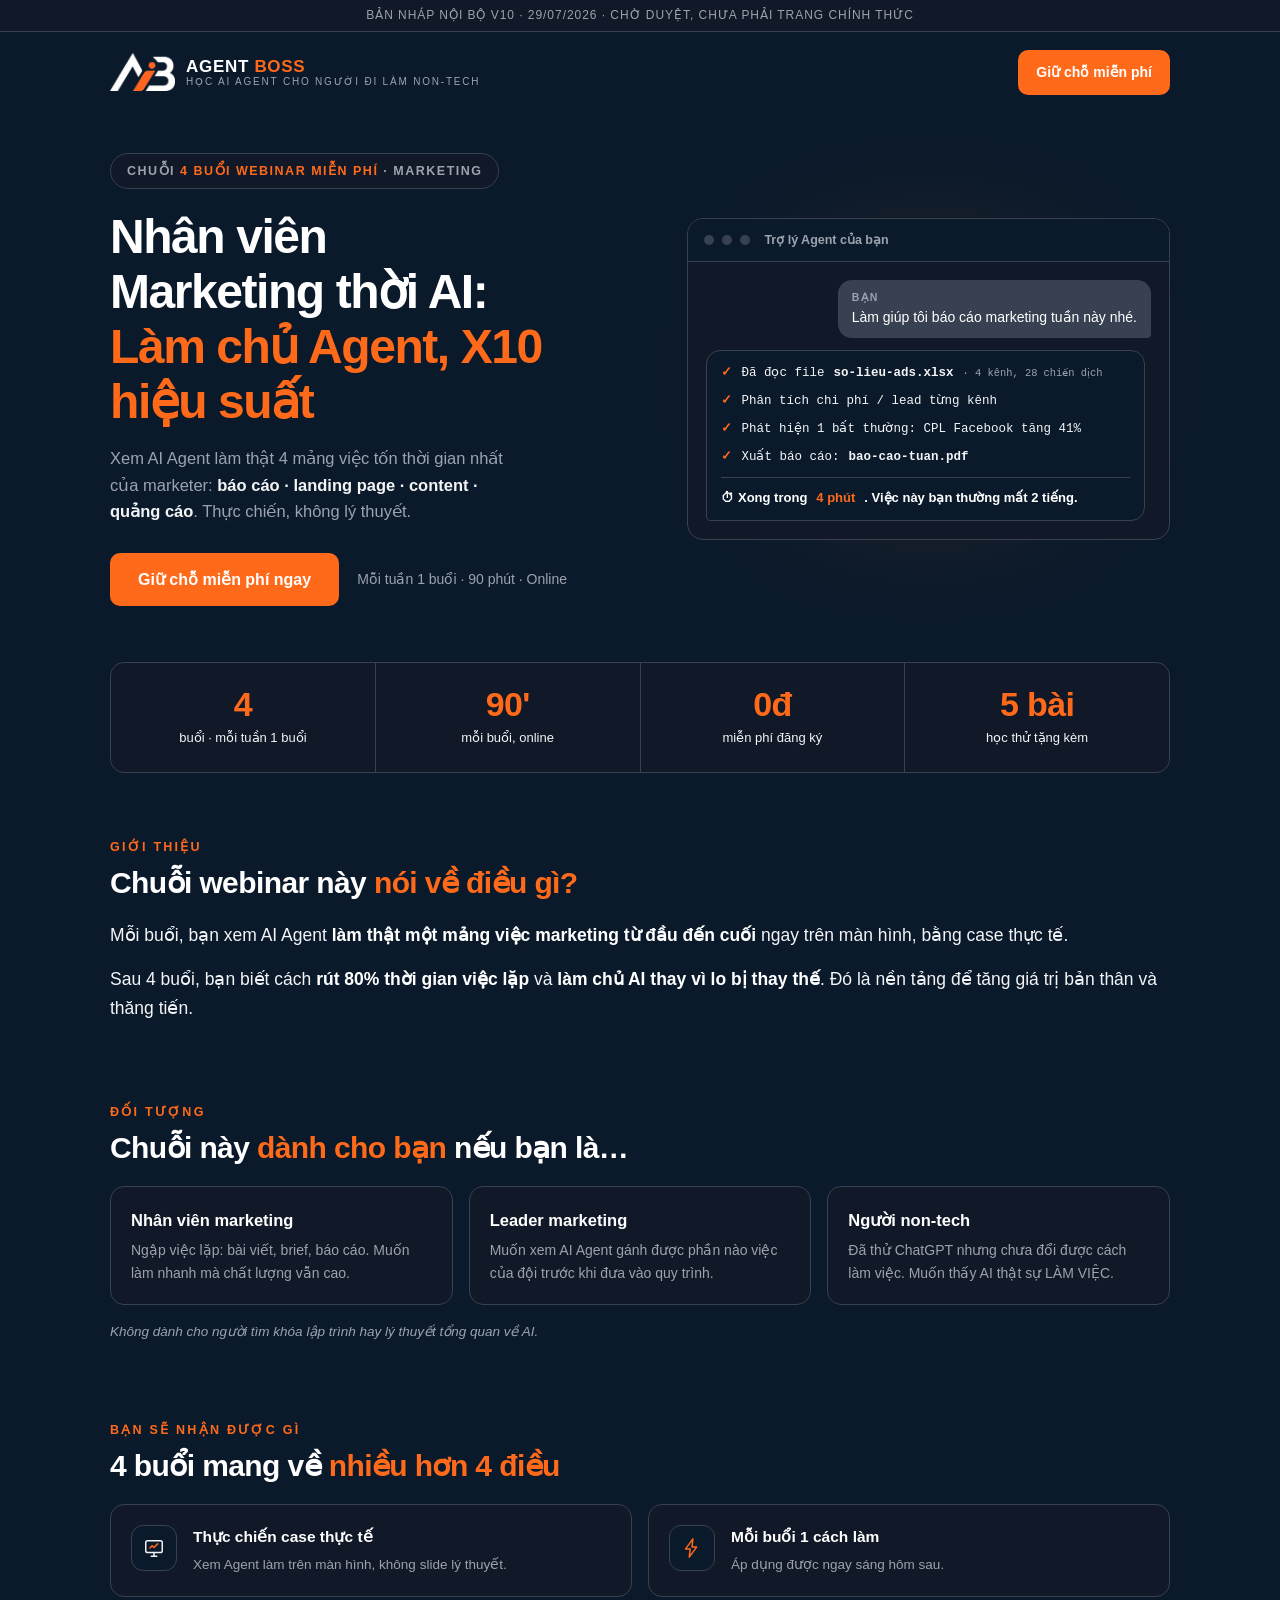
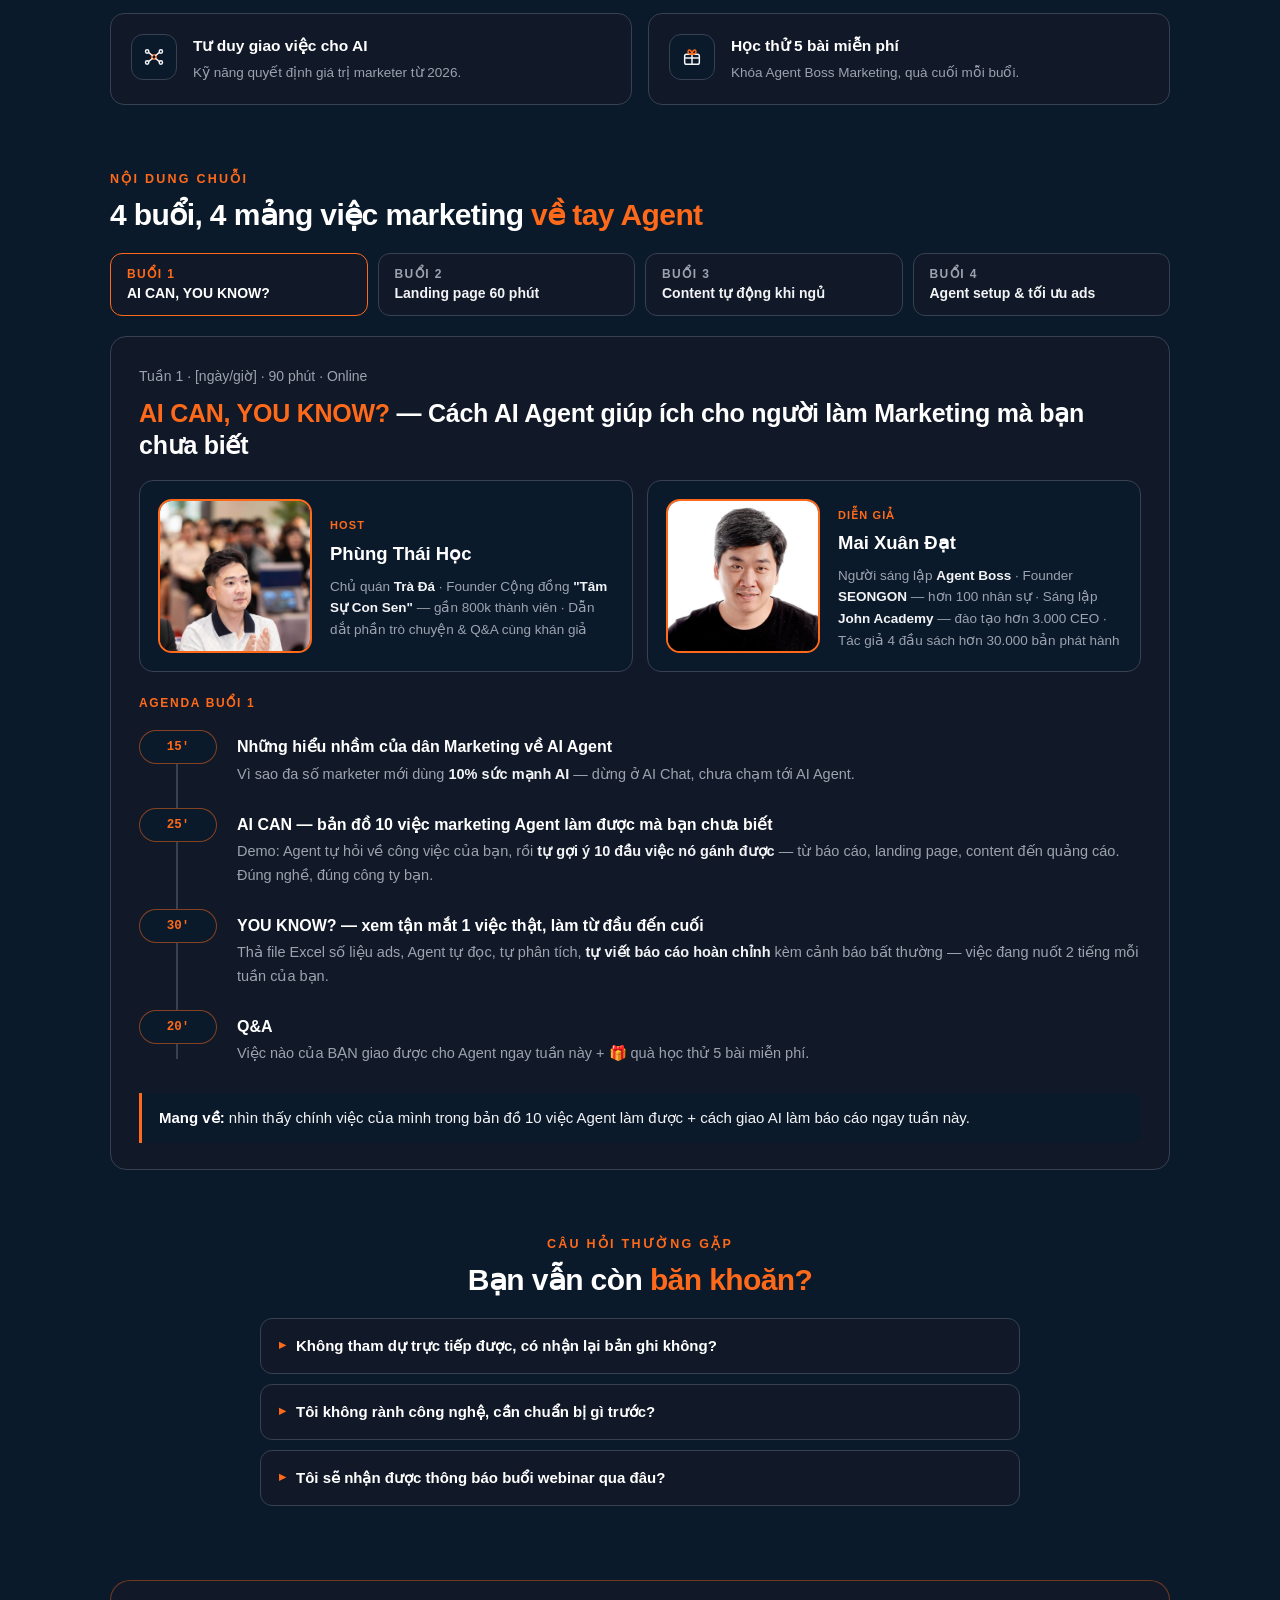
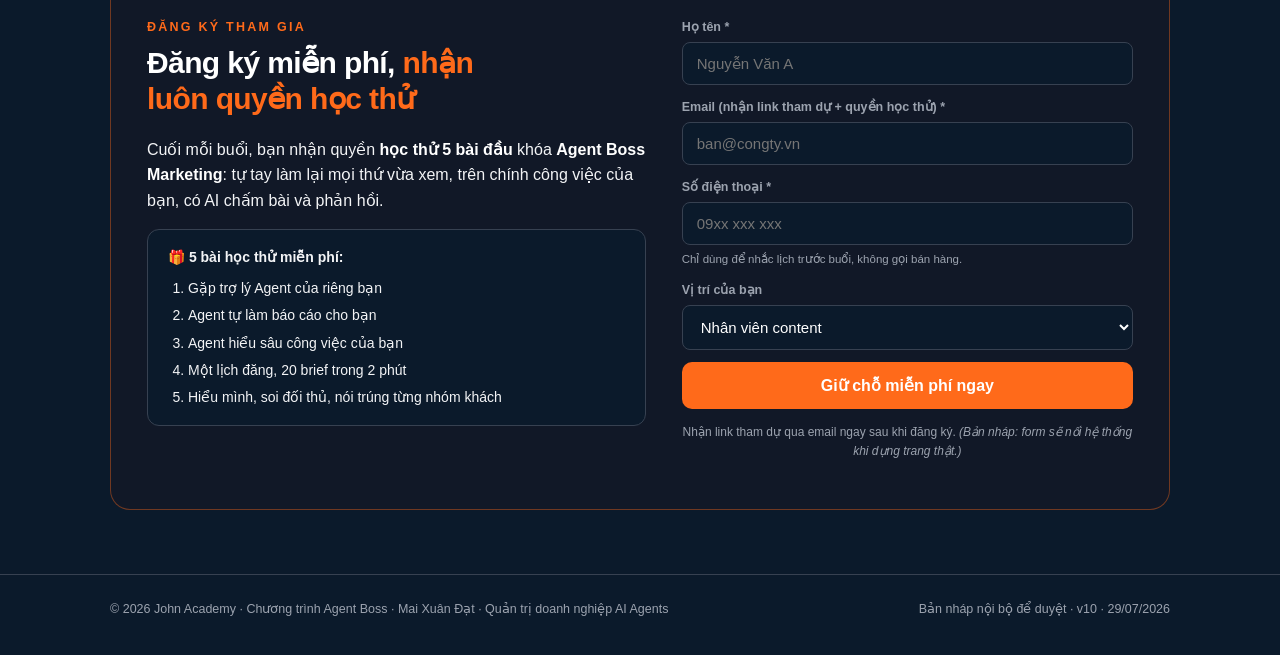
<file: index.html>
<!DOCTYPE html>
<html lang="vi">
<head>
<meta charset="utf-8">
<meta name="viewport" content="width=device-width, initial-scale=1">
<title>Nhân Viên Marketing Thời AI — Chuỗi 4 Webinar · Agent Boss</title>
<style>
  /* ==== Agent Boss design tokens (canonical: E-cho-designer-quang/tokens.json) ==== */
  :root{
    --agent-dark:#0B1A2B;
    --white:#FFFFFF;
    --boss-orange:#FF6A1A;
    --ink-900:#111827;
    --ink-700:#374151;
    --ink-500:#9CA3AF;
    --ink-100:#F3F4F6;
    --font:'Inter',Arial,sans-serif;
    --mono:'Roboto Mono',monospace;
  }
  html{scroll-behavior:smooth}
  body{
    margin:0;background:var(--agent-dark);color:var(--white);
    font-family:var(--font);font-size:16px;line-height:1.6;
    -webkit-font-smoothing:antialiased;overflow-x:hidden;
  }
  .wrap{max-width:1060px;margin:0 auto;padding:0 22px}
  a{color:inherit}
  .t-orange{color:var(--boss-orange)}

  .draft{
    background:var(--ink-900);border-bottom:1px solid var(--ink-700);
    text-align:center;font-size:12px;color:var(--ink-500);
    padding:6px 16px;letter-spacing:.08em;text-transform:uppercase;
  }

  /* ==== Header ==== */
  header.site{display:flex;align-items:center;justify-content:space-between;padding:18px 0;gap:12px}
  .logo-lockup{display:flex;align-items:center;gap:11px}
  .logo-lockup img{height:38px;width:auto;display:block}
  .wordmark{font-weight:800;letter-spacing:.04em;font-size:17px;line-height:1.1}
  .wordmark .b{color:var(--boss-orange)}
  .wordmark small{display:block;font-weight:500;font-size:10px;letter-spacing:.18em;color:var(--ink-500)}
  .btn{
    display:inline-block;background:var(--boss-orange);color:var(--white);
    font-weight:700;text-decoration:none;border:none;cursor:pointer;
    padding:14px 28px;border-radius:10px;font-size:16px;font-family:var(--font);
    text-align:center;
  }
  .btn:hover{filter:brightness(1.07)}
  .btn:focus-visible{outline:3px solid var(--white);outline-offset:2px}
  .btn.small{padding:11px 18px;font-size:14px;white-space:nowrap}

  /* ==== Hero ==== */
  .hero{display:grid;grid-template-columns:1.05fr .95fr;gap:44px;align-items:center;padding:40px 0 56px}
  .pill{
    display:inline-block;background:var(--ink-900);border:1px solid var(--ink-700);
    border-radius:999px;padding:7px 16px;font-size:12.5px;font-weight:600;
    letter-spacing:.12em;text-transform:uppercase;color:var(--ink-500);margin:0 0 20px;
  }
  .pill b{color:var(--boss-orange);font-weight:600}
  /* Quy tắc cứng #2: các dòng headline CÙNG size, 1 dòng đổi màu cam */
  h1{
    font-size:clamp(30px,4.4vw,48px);font-weight:700;letter-spacing:-0.03em;
    line-height:1.15;margin:0 0 16px;text-wrap:balance;
  }
  .hero-sub{color:var(--ink-500);font-size:16.5px;max-width:46ch;margin:0 0 28px;text-wrap:pretty}
  .hero-sub b{color:var(--ink-100);font-weight:600}
  .hero-cta{display:flex;align-items:center;gap:18px;flex-wrap:wrap}
  .hero-meta{font-size:14px;color:var(--ink-500);font-variant-numeric:tabular-nums}

  /* ==== Hero visual: khung chat giao việc cho Agent ==== */
  .demo-shell{position:relative}
  .demo-glow{ /* quy tắc #8: cam 8-18%, blur mạnh, sau khối, không phủ chữ */
    position:absolute;inset:-8%;border-radius:24px;
    background:radial-gradient(circle,rgba(255,106,26,.14) 0%,rgba(255,106,26,0) 70%);
    filter:blur(34px);pointer-events:none;
  }
  .demo-win{
    position:relative;background:var(--ink-900);border:1px solid var(--ink-700);
    border-radius:16px;overflow:hidden;
  }
  .demo-bar{
    display:flex;align-items:center;gap:8px;padding:11px 16px;
    background:var(--agent-dark);border-bottom:1px solid var(--ink-700);
  }
  .dot{width:10px;height:10px;border-radius:50%;background:var(--ink-700)}
  .demo-title{margin-left:6px;font-size:12.5px;color:var(--ink-500);font-weight:600}
  .demo-body{padding:18px;display:grid;gap:12px}
  .msg-you{
    justify-self:end;max-width:85%;
    background:var(--ink-700);border-radius:14px 14px 4px 14px;
    padding:10px 14px;font-size:14px;line-height:1.45;
  }
  .msg-tag{display:block;font-size:10.5px;letter-spacing:.12em;color:var(--ink-500);font-weight:700;margin-bottom:2px}
  .agent-log{
    justify-self:start;max-width:92%;width:100%;
    background:var(--agent-dark);border:1px solid var(--ink-700);
    border-radius:14px 14px 14px 4px;padding:12px 14px;
    display:grid;gap:8px;
  }
  .step{
    font-family:var(--mono);font-size:12.5px;color:var(--ink-100);
    display:flex;gap:9px;align-items:baseline;
    opacity:0;animation:fadeUp .45s forwards;
  }
  .step .ck{color:var(--boss-orange);font-weight:700}
  .step small{color:var(--ink-500)}
  .step:nth-child(2){animation-delay:.5s}
  .step:nth-child(3){animation-delay:1s}
  .step:nth-child(4){animation-delay:1.5s}
  .step.done{
    font-family:var(--font);font-size:13px;font-weight:700;color:var(--white);
    border-top:1px solid var(--ink-700);padding-top:10px;margin-top:2px;
    animation-delay:2s;
  }
  .step.done b{color:var(--boss-orange)}
  @keyframes fadeUp{from{opacity:0;transform:translateY(5px)}to{opacity:1;transform:none}}
  @media (prefers-reduced-motion: reduce){
    html{scroll-behavior:auto}
    .step{animation:none;opacity:1;transform:none}
  }

  /* ==== Stats strip ==== */
  .stats{
    display:grid;grid-template-columns:repeat(4,1fr);gap:1px;background:var(--ink-700);
    border:1px solid var(--ink-700);border-radius:14px;overflow:hidden;margin-bottom:8px;
  }
  .stat{background:var(--ink-900);padding:22px 14px;text-align:center}
  .stat b{
    display:block;font-size:34px;font-weight:700;letter-spacing:-0.02em;
    font-variant-numeric:tabular-nums;color:var(--boss-orange); /* Tier 1: số liệu = cam */
    line-height:1.15;
  }
  .stat span{font-size:13px;color:var(--ink-100);font-weight:500}

  /* ==== Sections ==== */
  section{padding:56px 0 8px}
  .sec-eyebrow{
    font-size:12.5px;font-weight:600;letter-spacing:.18em;text-transform:uppercase;
    color:var(--boss-orange);margin:0 0 8px;
  }
  h2{
    font-size:clamp(22px,3vw,30px);font-weight:700;letter-spacing:-0.02em;
    line-height:1.2;margin:0 0 20px;text-wrap:balance;
  }
  .prose p{margin:0 0 14px;color:var(--ink-100);text-wrap:pretty}
  .prose p b{color:var(--white)}
  .prose-full p{font-size:17.5px;line-height:1.7}

  .cards3{display:grid;grid-template-columns:repeat(3,1fr);gap:16px;margin-top:6px}
  .card{background:var(--ink-900);border:1px solid var(--ink-700);border-radius:14px;padding:20px}
  .card h3{margin:0 0 6px;font-size:16.5px;font-weight:600}
  .card p{margin:0;font-size:14px;color:var(--ink-500)}
  .note{font-size:13.5px;color:var(--ink-500);font-style:italic;margin-top:16px}

  /* ==== Benefits: 2x2 card + icon ==== */
  .benefits{display:grid;grid-template-columns:repeat(2,1fr);gap:16px;margin-top:6px}
  .benefit{
    background:var(--ink-900);border:1px solid var(--ink-700);border-radius:14px;
    padding:20px;display:flex;gap:16px;align-items:flex-start;
  }
  .b-icon{
    flex:0 0 44px;width:44px;height:44px;border-radius:12px;
    background:var(--agent-dark);border:1px solid var(--ink-700);
    display:flex;align-items:center;justify-content:center;
  }
  .b-icon svg{width:22px;height:22px;stroke:var(--ink-100);stroke-width:1.6;fill:none;stroke-linecap:round;stroke-linejoin:round}
  .b-icon .accent{stroke:var(--boss-orange)}
  .benefit h3{margin:0 0 4px;font-size:15.5px;font-weight:700}
  .benefit p{margin:0;font-size:13.5px;color:var(--ink-500)}

  /* ==== Tabs 4 buổi ==== */
  .tabs{display:flex;gap:10px;margin-bottom:16px;overflow-x:auto;padding-bottom:4px}
  .tab{
    flex:1;min-width:170px;background:var(--ink-900);border:1px solid var(--ink-700);
    border-radius:12px;padding:13px 16px;cursor:pointer;text-align:left;
    font-family:var(--font);color:var(--ink-500);
  }
  .tab b{display:block;font-size:12px;letter-spacing:.12em;font-weight:700;margin-bottom:3px;color:var(--ink-500)}
  .tab span{font-size:14px;font-weight:600;color:var(--ink-100);line-height:1.3;display:block}
  .tab:hover{border-color:var(--ink-500)}
  .tab[aria-selected="true"]{border-color:var(--boss-orange);background:var(--ink-900)}
  .tab[aria-selected="true"] b{color:var(--boss-orange)}
  .tab[aria-selected="true"] span{color:var(--white)}
  .tab:focus-visible{outline:2px solid var(--boss-orange);outline-offset:2px}
  .panel{display:none}
  .panel.active{display:block}

  .session{
    background:var(--ink-900);border:1px solid var(--ink-700);border-radius:16px;
    padding:26px 28px;
  }
  .s-meta{font-size:14px;color:var(--ink-500);font-variant-numeric:tabular-nums}
  .session h3{font-size:clamp(20px,2.6vw,25px);font-weight:700;letter-spacing:-0.01em;margin:8px 0 14px;line-height:1.3}
  .sp-strip{display:grid;grid-template-columns:1fr 1fr;gap:14px;margin:18px 0 4px}
  .sp{display:flex;gap:18px;align-items:center;background:var(--agent-dark);border:1px solid var(--ink-700);border-radius:14px;padding:18px}
  .sp img{width:150px;height:150px;border-radius:14px;object-fit:cover;object-position:top;flex:none;border:2px solid var(--boss-orange)}
  .sp-role{display:inline-block;font-size:11px;font-weight:700;letter-spacing:.1em;text-transform:uppercase;color:var(--boss-orange)}
  .sp h4{margin:2px 0 7px;font-size:18.5px;font-weight:700;color:var(--white)}
  .sp p{margin:0;font-size:13.5px;color:var(--ink-500);line-height:1.6}
  .sp p b{color:var(--ink-100)}
  .sp-tba{justify-content:center;border-style:dashed;color:var(--ink-500);font-size:14px;min-height:70px}
  .agenda-label{margin:22px 0 6px;font-size:12px;font-weight:700;letter-spacing:.14em;color:var(--boss-orange);text-transform:uppercase}
  .agenda{position:relative}
  .agenda::before{content:'';position:absolute;left:37px;top:18px;bottom:18px;width:2px;background:var(--ink-700)}
  .a-item{position:relative;display:flex;gap:20px;padding:11px 0;align-items:flex-start}
  .a-time{position:relative;z-index:1;flex:0 0 76px;text-align:center;font-family:var(--mono);font-size:12.5px;font-weight:700;color:var(--boss-orange);background:var(--agent-dark);border:1px solid rgba(255,106,26,.5);border-radius:999px;padding:6px 0;font-variant-numeric:tabular-nums}
  .a-body{padding-top:4px}
  .a-body b{font-size:16px;color:var(--white);line-height:1.4}
  .a-body p{margin:3px 0 0;font-size:14.5px;color:var(--ink-500);line-height:1.6}
  .a-body p b{font-size:inherit;color:var(--ink-100)}
  .loi-ich{
    margin:16px 0 0;padding:13px 17px;border-left:3px solid var(--boss-orange);
    background:var(--agent-dark);border-radius:0 10px 10px 0;
    font-size:15px;color:var(--ink-100);
  }
  .loi-ich b{color:var(--white)}

  /* ==== FAQ (căn giữa cột) ==== */
  .faq-sec{text-align:center}
  .faq-list{max-width:760px;margin:0 auto;text-align:left}
  details{
    background:var(--ink-900);border:1px solid var(--ink-700);border-radius:12px;
    margin-bottom:10px;
  }
  summary{
    cursor:pointer;padding:15px 18px;font-weight:600;font-size:15px;list-style:none;
    display:flex;align-items:center;gap:10px;
  }
  summary::before{content:"▸";color:var(--boss-orange);font-size:13px;transition:transform .15s}
  details[open] summary::before{transform:rotate(90deg)}
  summary:focus-visible{outline:2px solid var(--boss-orange);outline-offset:2px;border-radius:12px}
  details p{margin:0;padding:0 18px 15px 40px;font-size:14.5px;color:var(--ink-500);text-wrap:pretty}

  /* ==== CTA / form ==== */
  .cta-box{
    background:var(--ink-900);border:1px solid rgba(255,106,26,.4);border-radius:20px;
    padding:36px;display:grid;grid-template-columns:1.05fr .95fr;gap:36px;align-items:start;
  }
  .cta-box .prose{max-width:none}
  .gift-list{
    margin:16px 0 0;padding:16px 20px;background:var(--agent-dark);
    border:1px solid var(--ink-700);border-radius:12px;font-size:14px;color:var(--ink-100);
  }
  .gift-list ol{margin:8px 0 0;padding-left:20px;display:grid;gap:5px}
  form{display:grid;gap:12px}
  label{font-size:12.5px;font-weight:600;color:var(--ink-500);display:grid;gap:5px}
  .hint{font-weight:400;font-size:11.5px;color:var(--ink-500)}
  input,select{
    background:var(--agent-dark);border:1px solid var(--ink-700);border-radius:8px;
    color:var(--white);padding:12px 14px;font-size:15px;font-family:var(--font);width:100%;box-sizing:border-box;
  }
  input:focus-visible,select:focus-visible{outline:2px solid var(--boss-orange);outline-offset:1px;border-color:var(--boss-orange)}
  form .btn{width:100%}
  .form-note{font-size:12px;color:var(--ink-500);margin-top:2px;text-align:center}

  footer{
    border-top:1px solid var(--ink-700);padding:24px 0 36px;margin-top:56px;
    font-size:12.5px;color:var(--ink-500);
  }
  footer .wrap{display:flex;justify-content:space-between;gap:14px;flex-wrap:wrap}

  /* ==== Sticky CTA mobile ==== */
  .sticky-cta{display:none}

  @media (max-width:860px){
    .hero{grid-template-columns:1fr;gap:36px;padding-top:24px}
    .stats{grid-template-columns:repeat(2,1fr)}
    .cards3{grid-template-columns:1fr}
    .sp-strip{grid-template-columns:1fr}
    .sp img{width:104px;height:104px}
    .benefits{grid-template-columns:1fr}
    .cta-box{grid-template-columns:1fr;padding:24px}
    .cta-box .form-col{order:-1}
    .tabs{margin-left:-22px;margin-right:-22px;padding-left:22px;padding-right:22px}
    .tab{min-width:150px;flex:0 0 auto}
    .session{padding:20px}
    .a-time{flex-basis:62px;font-size:11.5px}
    .agenda::before{left:30px}
    .wordmark small{display:none}
    body{padding-bottom:66px}
    .sticky-cta{
      display:block;position:fixed;bottom:0;left:0;right:0;z-index:10;
      padding:10px 16px;background:rgba(11,26,43,.96);border-top:1px solid var(--ink-700);
    }
    .sticky-cta .btn{width:100%;box-sizing:border-box;padding:13px}
  }
</style>
</head>
<body>

<div class="draft">Bản nháp nội bộ v10 · 29/07/2026 · chờ duyệt, chưa phải trang chính thức</div>

<div class="wrap">

  <!-- ===== HEADER ===== -->
  <header class="site">
    <div class="logo-lockup">
      <img src="[data-uri]" alt="Logo Agent Boss">
      <div class="wordmark">AGENT <span class="b">BOSS</span>
        <small>HỌC AI AGENT CHO NGƯỜI ĐI LÀM NON-TECH</small>
      </div>
    </div>
    <a class="btn small" href="#dang-ky">Giữ chỗ miễn phí</a>
  </header>

  <!-- ===== HERO ===== -->
  <div class="hero">
    <div>
      <span class="pill">Chuỗi <b>4 buổi webinar miễn phí</b> · Marketing</span>
      <h1>Nhân viên Marketing thời&nbsp;AI:<br>
          <span class="t-orange">Làm chủ Agent, X10 hiệu suất</span></h1>
      <p class="hero-sub">Xem AI Agent làm thật 4 mảng việc tốn thời gian nhất của marketer: <b>báo cáo · landing page · content · quảng cáo</b>. Thực chiến, không lý thuyết.</p>
      <div class="hero-cta">
        <a class="btn" href="#dang-ky">Giữ chỗ miễn phí ngay</a>
        <span class="hero-meta">Mỗi tuần 1 buổi · 90 phút · Online</span>
      </div>
    </div>

    <!-- Minh họa: giao việc cho Agent trong khung chat -->
    <div class="demo-shell" role="img" aria-label="Minh họa: bạn nhắn giao việc, AI Agent tự làm từng bước và nộp báo cáo trong 4 phút thay vì 2 tiếng">
      <div class="demo-glow"></div>
      <div class="demo-win" aria-hidden="true">
        <div class="demo-bar">
          <span class="dot"></span><span class="dot"></span><span class="dot"></span>
          <span class="demo-title">Trợ lý Agent của bạn</span>
        </div>
        <div class="demo-body">
          <div class="msg-you">
            <span class="msg-tag">BẠN</span>
            Làm giúp tôi báo cáo marketing tuần này nhé.
          </div>
          <div class="agent-log">
            <div class="step"><span class="ck">✓</span>Đã đọc file <b>so-lieu-ads.xlsx</b> <small>· 4 kênh, 28 chiến dịch</small></div>
            <div class="step"><span class="ck">✓</span>Phân tích chi phí / lead từng kênh</div>
            <div class="step"><span class="ck">✓</span>Phát hiện 1 bất thường: CPL Facebook tăng 41%</div>
            <div class="step"><span class="ck">✓</span>Xuất báo cáo: <b>bao-cao-tuan.pdf</b></div>
            <div class="step done">⏱ Xong trong <b>4 phút</b>. Việc này bạn thường mất 2 tiếng.</div>
          </div>
        </div>
      </div>
    </div>
  </div>

  <!-- ===== STATS ===== -->
  <div class="stats">
    <div class="stat"><b>4</b><span>buổi · mỗi tuần 1 buổi</span></div>
    <div class="stat"><b>90'</b><span>mỗi buổi, online</span></div>
    <div class="stat"><b>0đ</b><span>miễn phí đăng ký</span></div>
    <div class="stat"><b>5 bài</b><span>học thử tặng kèm</span></div>
  </div>

  <!-- ===== GIỚI THIỆU ===== -->
  <section>
    <p class="sec-eyebrow">Giới thiệu</p>
    <h2>Chuỗi webinar này <span class="t-orange">nói về điều gì?</span></h2>
    <div class="prose prose-full">
      <p>Mỗi buổi, bạn xem AI Agent <b>làm thật một mảng việc marketing từ đầu đến cuối</b> ngay trên màn hình, bằng case thực tế.</p>
      <p>Sau 4 buổi, bạn biết cách <b>rút 80% thời gian việc lặp</b> và <b>làm chủ AI thay vì lo bị thay thế</b>. Đó là nền tảng để tăng giá trị bản thân và thăng tiến.</p>
    </div>
  </section>

  <!-- ===== ĐỐI TƯỢNG ===== -->
  <section>
    <p class="sec-eyebrow">Đối tượng</p>
    <h2>Chuỗi này <span class="t-orange">dành cho bạn</span> nếu bạn là…</h2>
    <div class="cards3">
      <div class="card">
        <h3>Nhân viên marketing</h3>
        <p>Ngập việc lặp: bài viết, brief, báo cáo. Muốn làm nhanh mà chất lượng vẫn cao.</p>
      </div>
      <div class="card">
        <h3>Leader marketing</h3>
        <p>Muốn xem AI Agent gánh được phần nào việc của đội trước khi đưa vào quy trình.</p>
      </div>
      <div class="card">
        <h3>Người non-tech</h3>
        <p>Đã thử ChatGPT nhưng chưa đổi được cách làm việc. Muốn thấy AI thật sự LÀM VIỆC.</p>
      </div>
    </div>
    <p class="note">Không dành cho người tìm khóa lập trình hay lý thuyết tổng quan về AI.</p>
  </section>

  <!-- ===== NHẬN ĐƯỢC GÌ ===== -->
  <section>
    <p class="sec-eyebrow">Bạn sẽ nhận được gì</p>
    <h2>4 buổi mang về <span class="t-orange">nhiều hơn 4 điều</span></h2>
    <div class="benefits">
      <div class="benefit">
        <div class="b-icon"><svg viewBox="0 0 24 24"><rect x="3" y="4" width="18" height="13" rx="2"/><path d="M9 21h6M12 17v4"/><path class="accent" d="M7.5 12l2.5-2.5 2 2 4-4"/></svg></div>
        <div><h3>Thực chiến case thực tế</h3><p>Xem Agent làm trên màn hình, không slide lý thuyết.</p></div>
      </div>
      <div class="benefit">
        <div class="b-icon"><svg viewBox="0 0 24 24"><path class="accent" d="M13 2L5 13h5l-1 9 8-11h-5l1-9z"/></svg></div>
        <div><h3>Mỗi buổi 1 cách làm</h3><p>Áp dụng được ngay sáng hôm sau.</p></div>
      </div>
      <div class="benefit">
        <div class="b-icon"><svg viewBox="0 0 24 24"><circle cx="12" cy="12" r="2.4" class="accent"/><circle cx="4.5" cy="6" r="1.8"/><circle cx="19.5" cy="6" r="1.8"/><circle cx="4.5" cy="18" r="1.8"/><circle cx="19.5" cy="18" r="1.8"/><path d="M6 7l4.2 3.4M18 7l-4.2 3.4M6 17l4.2-3.4M18 17l-4.2-3.4"/></svg></div>
        <div><h3>Tư duy giao việc cho AI</h3><p>Kỹ năng quyết định giá trị marketer từ 2026.</p></div>
      </div>
      <div class="benefit">
        <div class="b-icon"><svg viewBox="0 0 24 24"><rect x="4" y="9" width="16" height="11" rx="2"/><path d="M4 13h16M12 9v11"/><path class="accent" d="M12 9c-4 0-5-2.5-4-4 1.2-1.8 4 .5 4 4zm0 0c4 0 5-2.5 4-4-1.2-1.8-4 .5-4 4z"/></svg></div>
        <div><h3>Học thử 5 bài miễn phí</h3><p>Khóa Agent Boss Marketing, quà cuối mỗi buổi.</p></div>
      </div>
    </div>
  </section>

  <!-- ===== NỘI DUNG 4 BUỔI (tabs) ===== -->
  <section>
    <p class="sec-eyebrow">Nội dung chuỗi</p>
    <h2>4 buổi, 4 mảng việc marketing <span class="t-orange">về tay Agent</span></h2>

    <div class="tabs" role="tablist" aria-label="Chọn buổi webinar">
      <button class="tab" role="tab" aria-selected="true" aria-controls="p1" id="t1">
        <b>BUỔI 1</b><span>AI CAN, YOU KNOW?</span>
      </button>
      <button class="tab" role="tab" aria-selected="false" aria-controls="p2" id="t2">
        <b>BUỔI 2</b><span>Landing page 60 phút</span>
      </button>
      <button class="tab" role="tab" aria-selected="false" aria-controls="p3" id="t3">
        <b>BUỔI 3</b><span>Content tự động khi ngủ</span>
      </button>
      <button class="tab" role="tab" aria-selected="false" aria-controls="p4" id="t4">
        <b>BUỔI 4</b><span>Agent setup &amp; tối ưu ads</span>
      </button>
    </div>

    <!-- BUỔI 1 -->
    <div class="panel active" id="p1" role="tabpanel" aria-labelledby="t1">
      <div class="session">
        <span class="s-meta">Tuần 1 · [ngày/giờ] · 90 phút · Online</span>
        <h3><span class="t-orange">AI CAN, YOU KNOW?</span> — Cách AI Agent giúp ích cho người làm Marketing mà bạn chưa biết</h3>
        <div class="sp-strip">
          <div class="sp">
            <img src="images/phung-thai-hoc.jpg" alt="Phùng Thái Học">
            <div>
              <span class="sp-role">Host</span>
              <h4>Phùng Thái Học</h4>
              <p>Chủ quán <b>Trà Đá</b> · Founder Cộng đồng <b>"Tâm Sự Con Sen"</b> — gần 800k thành viên · Dẫn dắt phần trò chuyện &amp; Q&amp;A cùng khán giả</p>
            </div>
          </div>
          <div class="sp">
            <img src="images/mai-xuan-dat.jpg" alt="Mai Xuân Đạt">
            <div>
              <span class="sp-role">Diễn giả</span>
              <h4>Mai Xuân Đạt</h4>
              <p>Người sáng lập <b>Agent Boss</b> · Founder <b>SEONGON</b> — hơn 100 nhân sự · Sáng lập <b>John Academy</b> — đào tạo hơn 3.000 CEO · Tác giả 4 đầu sách hơn 30.000 bản phát hành</p>
            </div>
          </div>
        </div>
        <p class="agenda-label">Agenda buổi 1</p>
        <div class="agenda">
          <div class="a-item"><span class="a-time">15'</span><div class="a-body"><b>Những hiểu nhầm của dân Marketing về AI Agent</b><p>Vì sao đa số marketer mới dùng <b>10% sức mạnh AI</b> — dừng ở AI Chat, chưa chạm tới AI Agent.</p></div></div>
          <div class="a-item"><span class="a-time">25'</span><div class="a-body"><b>AI CAN — bản đồ 10 việc marketing Agent làm được mà bạn chưa biết</b><p>Demo: Agent tự hỏi về công việc của bạn, rồi <b>tự gợi ý 10 đầu việc nó gánh được</b> — từ báo cáo, landing page, content đến quảng cáo. Đúng nghề, đúng công ty bạn.</p></div></div>
          <div class="a-item"><span class="a-time">30'</span><div class="a-body"><b>YOU KNOW? — xem tận mắt 1 việc thật, làm từ đầu đến cuối</b><p>Thả file Excel số liệu ads, Agent tự đọc, tự phân tích, <b>tự viết báo cáo hoàn chỉnh</b> kèm cảnh báo bất thường — việc đang nuốt 2 tiếng mỗi tuần của bạn.</p></div></div>
          <div class="a-item"><span class="a-time">20'</span><div class="a-body"><b>Q&amp;A</b><p>Việc nào của BẠN giao được cho Agent ngay tuần này + 🎁 quà học thử 5 bài miễn phí.</p></div></div>
        </div>
        <p class="loi-ich"><b>Mang về:</b> nhìn thấy chính việc của mình trong bản đồ 10 việc Agent làm được + cách giao AI làm báo cáo ngay tuần này.</p>
      </div>
    </div>

    <!-- BUỔI 2 -->
    <div class="panel" id="p2" role="tabpanel" aria-labelledby="t2">
      <div class="session">
        <span class="s-meta">Tuần 2 · [ngày/giờ] · 90 phút · Online</span>
        <h3>Design 1 landing page bán hàng chỉ trong 60 phút</h3>
        <div class="sp-strip">
          <div class="sp sp-tba">🎤 Diễn giả &amp; host buổi 2 sẽ được công bố sớm</div>
        </div>
        <p class="agenda-label">Agenda buổi 2</p>
        <div class="agenda">
          <div class="a-item"><span class="a-time">10'</span><div class="a-body"><b>Landing page — nút thắt của mọi chiến dịch</b><p>Chờ designer + kỹ thuật cả tuần, chi phí đội lên, chiến dịch nguội mất.</p></div></div>
          <div class="a-item"><span class="a-time">60'</span><div class="a-body"><b>Demo xuyên suốt: dựng landing page bán hàng từ số 0</b><p>Từ brief, Agent <b>viết nội dung, thiết kế, dựng trang hoàn chỉnh</b> kèm form thu lead và email cảm ơn tự động. Chỉnh live theo lệnh trong vài giây.</p></div></div>
          <div class="a-item"><span class="a-time">20'</span><div class="a-body"><b>Tổng kết &amp; Q&amp;A</b><p>Quy trình brief → landing hoàn chỉnh + 🎁 quà học thử 5 bài miễn phí.</p></div></div>
        </div>
        <p class="loi-ich"><b>Mang về:</b> việc chờ cả tuần nay tự làm trong 1 buổi tối, không phụ thuộc ai.</p>
      </div>
    </div>

    <!-- BUỔI 3 -->
    <div class="panel" id="p3" role="tabpanel" aria-labelledby="t3">
      <div class="session">
        <span class="s-meta">Tuần 3 · [ngày/giờ] · 90 phút · Online</span>
        <h3>Xây hệ thống sản xuất content tự động, ngay cả khi bạn đang ngủ</h3>
        <div class="sp-strip">
          <div class="sp sp-tba">🎤 Diễn giả &amp; host buổi 3 sẽ được công bố sớm</div>
        </div>
        <p class="agenda-label">Agenda buổi 3</p>
        <div class="agenda">
          <div class="a-item"><span class="a-time">10'</span><div class="a-body"><b>Từ "làm nhanh" đến "tự chạy"</b><p>Như nồi cơm hẹn giờ: 6h sáng cơm tự chín — hệ thống tự làm việc theo lịch, không cần bạn ngồi đó.</p></div></div>
          <div class="a-item"><span class="a-time">25'</span><div class="a-body"><b>Demo: dạy Agent "giọng thương hiệu"</b><p>Từ vài bài viết cũ, mọi content ra <b>đúng tông thương hiệu</b>, hết "mùi AI".</p></div></div>
          <div class="a-item"><span class="a-time">30'</span><div class="a-body"><b>Demo: 1 lịch đăng → 20 brief hoàn chỉnh trong 2 phút</b><p>Đủ tiêu đề, nội dung, mô tả hình, kích thước từng kênh — <b>gửi thẳng designer</b>.</p></div></div>
          <div class="a-item"><span class="a-time">15'</span><div class="a-body"><b>Demo: đóng gói thành hệ thống chạy theo lịch</b><p>Agent <b>tự viết content theo kế hoạch tuần</b>, tự tổng hợp kết quả gửi về Telegram mỗi sáng.</p></div></div>
          <div class="a-item"><span class="a-time">10'</span><div class="a-body"><b>Lộ trình tự xây &amp; Q&amp;A</b><p>+ 🎁 quà học thử 5 bài miễn phí.</p></div></div>
        </div>
        <p class="loi-ich"><b>Mang về:</b> việc lặp tự chạy, thời gian dành cho chiến lược và sáng tạo.</p>
      </div>
    </div>

    <!-- BUỔI 4 -->
    <div class="panel" id="p4" role="tabpanel" aria-labelledby="t4">
      <div class="session">
        <span class="s-meta">Tuần 4 · [ngày/giờ] · 90 phút · Online</span>
        <h3>Xây dựng AI Agent setup và tối ưu quảng cáo</h3>
        <div class="sp-strip">
          <div class="sp sp-tba">🎤 Diễn giả &amp; host buổi 4 sẽ được công bố sớm</div>
        </div>
        <p class="agenda-label">Agenda buổi 4</p>
        <div class="agenda">
          <div class="a-item"><span class="a-time">10'</span><div class="a-body"><b>Chạy ads kiểu thủ công đang tốn của bạn những gì</b><p>Sáng nào cũng canh số liệu, tối ưu theo cảm tính, báo cáo luôn chậm 1 nhịp so với tiền đang tiêu.</p></div></div>
          <div class="a-item"><span class="a-time">30'</span><div class="a-body"><b>Demo: Agent tự đọc số liệu tài khoản quảng cáo</b><p>Chỉ ra <b>chiến dịch đang lỗ, CPL bất thường</b> — và giải thích vì sao: kênh nào, nhóm quảng cáo nào, thay đổi gì gây ra.</p></div></div>
          <div class="a-item"><span class="a-time">30'</span><div class="a-body"><b>Demo: giao Agent setup chiến dịch mới từ brief</b><p>Content ads, target, ngân sách, cấu trúc camp — Agent <b>nộp lại bản đầy đủ để bạn duyệt</b> trước khi bấm chạy.</p></div></div>
          <div class="a-item"><span class="a-time">10'</span><div class="a-body"><b>Demo: Agent trực số liệu theo lịch</b><p>Chi phí vượt ngưỡng là <b>báo động về Telegram</b> kèm đề xuất xử lý — không cần bạn ngồi canh.</p></div></div>
          <div class="a-item"><span class="a-time">10'</span><div class="a-body"><b>Lộ trình tự xây &amp; Q&amp;A</b><p>+ 🎁 quà học thử 5 bài miễn phí.</p></div></div>
        </div>
        <p class="loi-ich"><b>Mang về:</b> quy trình giao Agent setup và tối ưu ads, hết cảnh ngồi canh số liệu bằng tay mỗi sáng.</p>
      </div>
    </div>
  </section>

  <!-- ===== FAQ ===== -->
  <section class="faq-sec">
    <p class="sec-eyebrow">Câu hỏi thường gặp</p>
    <h2>Bạn vẫn còn <span class="t-orange">băn khoăn?</span></h2>
    <div class="faq-list">
      <details>
        <summary>Không tham dự trực tiếp được, có nhận lại bản ghi không?</summary>
        <p>Chương trình xin phép không gửi lại bản ghi, để đảm bảo trọn vẹn quyền lợi cho những bạn đã dành thời gian tham dự trực tiếp. Mỗi buổi chỉ diễn ra một lần — mong bạn thông cảm và sắp xếp tham gia đúng giờ nhé.</p>
      </details>
      <details>
        <summary>Tôi không rành công nghệ, cần chuẩn bị gì trước?</summary>
        <p>Không cần chuẩn bị gì. Mọi demo diễn ra trên màn hình của diễn giả. Bạn chỉ cần 90 phút tập trung và ghi lại việc mình muốn giao cho AI.</p>
      </details>
      <details>
        <summary>Tôi sẽ nhận được thông báo buổi webinar qua đâu?</summary>
        <p>Sau khi đăng ký thành công, bạn sẽ nhận được thông báo buổi webinar qua email. Ngoài ra, bạn có thể tham gia nhóm <b>Telegram AI Agent</b> để nhận thông tin về webinar.</p>
      </details>
    </div>
  </section>

  <!-- ===== CTA ===== -->
  <section id="dang-ky">
    <div class="cta-box">
      <div>
        <p class="sec-eyebrow">Đăng ký tham gia</p>
        <h2>Đăng ký miễn phí, <span class="t-orange">nhận luôn quyền học thử</span></h2>
        <div class="prose">
          <p>Cuối mỗi buổi, bạn nhận quyền <b>học thử 5 bài đầu</b> khóa <b>Agent Boss Marketing</b>: tự tay làm lại mọi thứ vừa xem, trên chính công việc của bạn, có AI chấm bài và phản hồi.</p>
        </div>
        <div class="gift-list">
          🎁 <b>5 bài học thử miễn phí:</b>
          <ol>
            <li>Gặp trợ lý Agent của riêng bạn</li>
            <li>Agent tự làm báo cáo cho bạn</li>
            <li>Agent hiểu sâu công việc của bạn</li>
            <li>Một lịch đăng, 20 brief trong 2 phút</li>
            <li>Hiểu mình, soi đối thủ, nói trúng từng nhóm khách</li>
          </ol>
        </div>
      </div>
      <div class="form-col">
        <form aria-label="Form đăng ký (bản demo)">
          <label>Họ tên *<input type="text" name="hoten" placeholder="Nguyễn Văn A" required></label>
          <label>Email (nhận link tham dự + quyền học thử) *<input type="email" name="email" placeholder="ban@congty.vn" required></label>
          <label>Số điện thoại *<input type="tel" name="sdt" placeholder="09xx xxx xxx" required>
            <span class="hint">Chỉ dùng để nhắc lịch trước buổi, không gọi bán hàng.</span></label>
          <label>Vị trí của bạn
            <select name="vitri">
              <option>Nhân viên content</option>
              <option>Ads – Digital</option>
              <option>Leader – Trưởng nhóm</option>
              <option>Khác</option>
            </select>
          </label>
          <!-- TODO: nối form vào hệ thống thu lead khi dựng trang thật -->
          <button class="btn" type="button">Giữ chỗ miễn phí ngay</button>
          <p class="form-note">Nhận link tham dự qua email ngay sau khi đăng ký. <em>(Bản nháp: form sẽ nối hệ thống khi dựng trang thật.)</em></p>
        </form>
      </div>
    </div>
  </section>

</div><!-- /wrap -->

<footer>
  <div class="wrap">
    <span>© 2026 John Academy · Chương trình Agent Boss · Mai Xuân Đạt · Quản trị doanh nghiệp AI Agents</span>
    <span>Bản nháp nội bộ để duyệt · v10 · 29/07/2026</span>
  </div>
</footer>

<div class="sticky-cta"><a class="btn" href="#dang-ky">Giữ chỗ miễn phí ngay</a></div>

<script>
  // Tabs 4 buổi: bấm tab nào hiện buổi đó
  var tabs = document.querySelectorAll('.tab');
  var panels = document.querySelectorAll('.panel');
  tabs.forEach(function(tab){
    tab.addEventListener('click', function(){
      tabs.forEach(function(t){ t.setAttribute('aria-selected','false'); });
      panels.forEach(function(p){ p.classList.remove('active'); });
      tab.setAttribute('aria-selected','true');
      document.getElementById(tab.getAttribute('aria-controls')).classList.add('active');
    });
  });
</script>

</body>
</html>
</file>
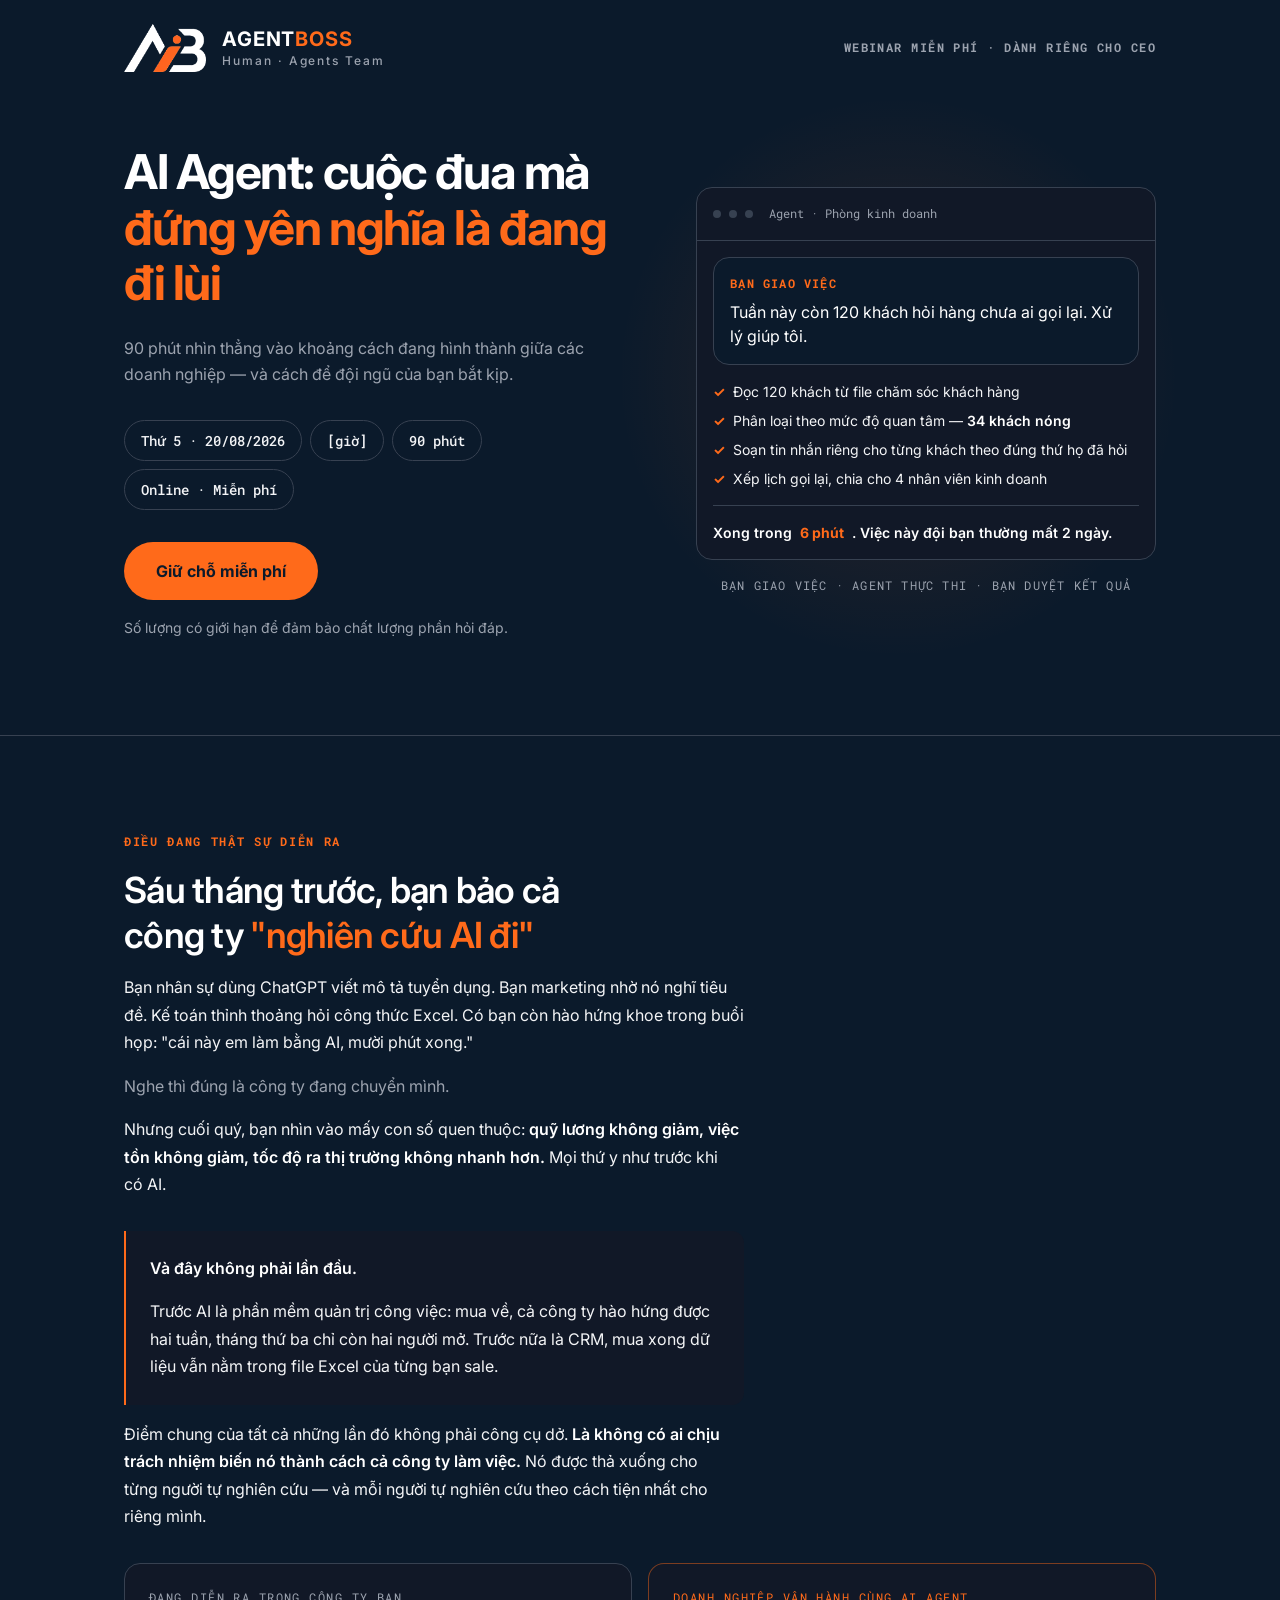
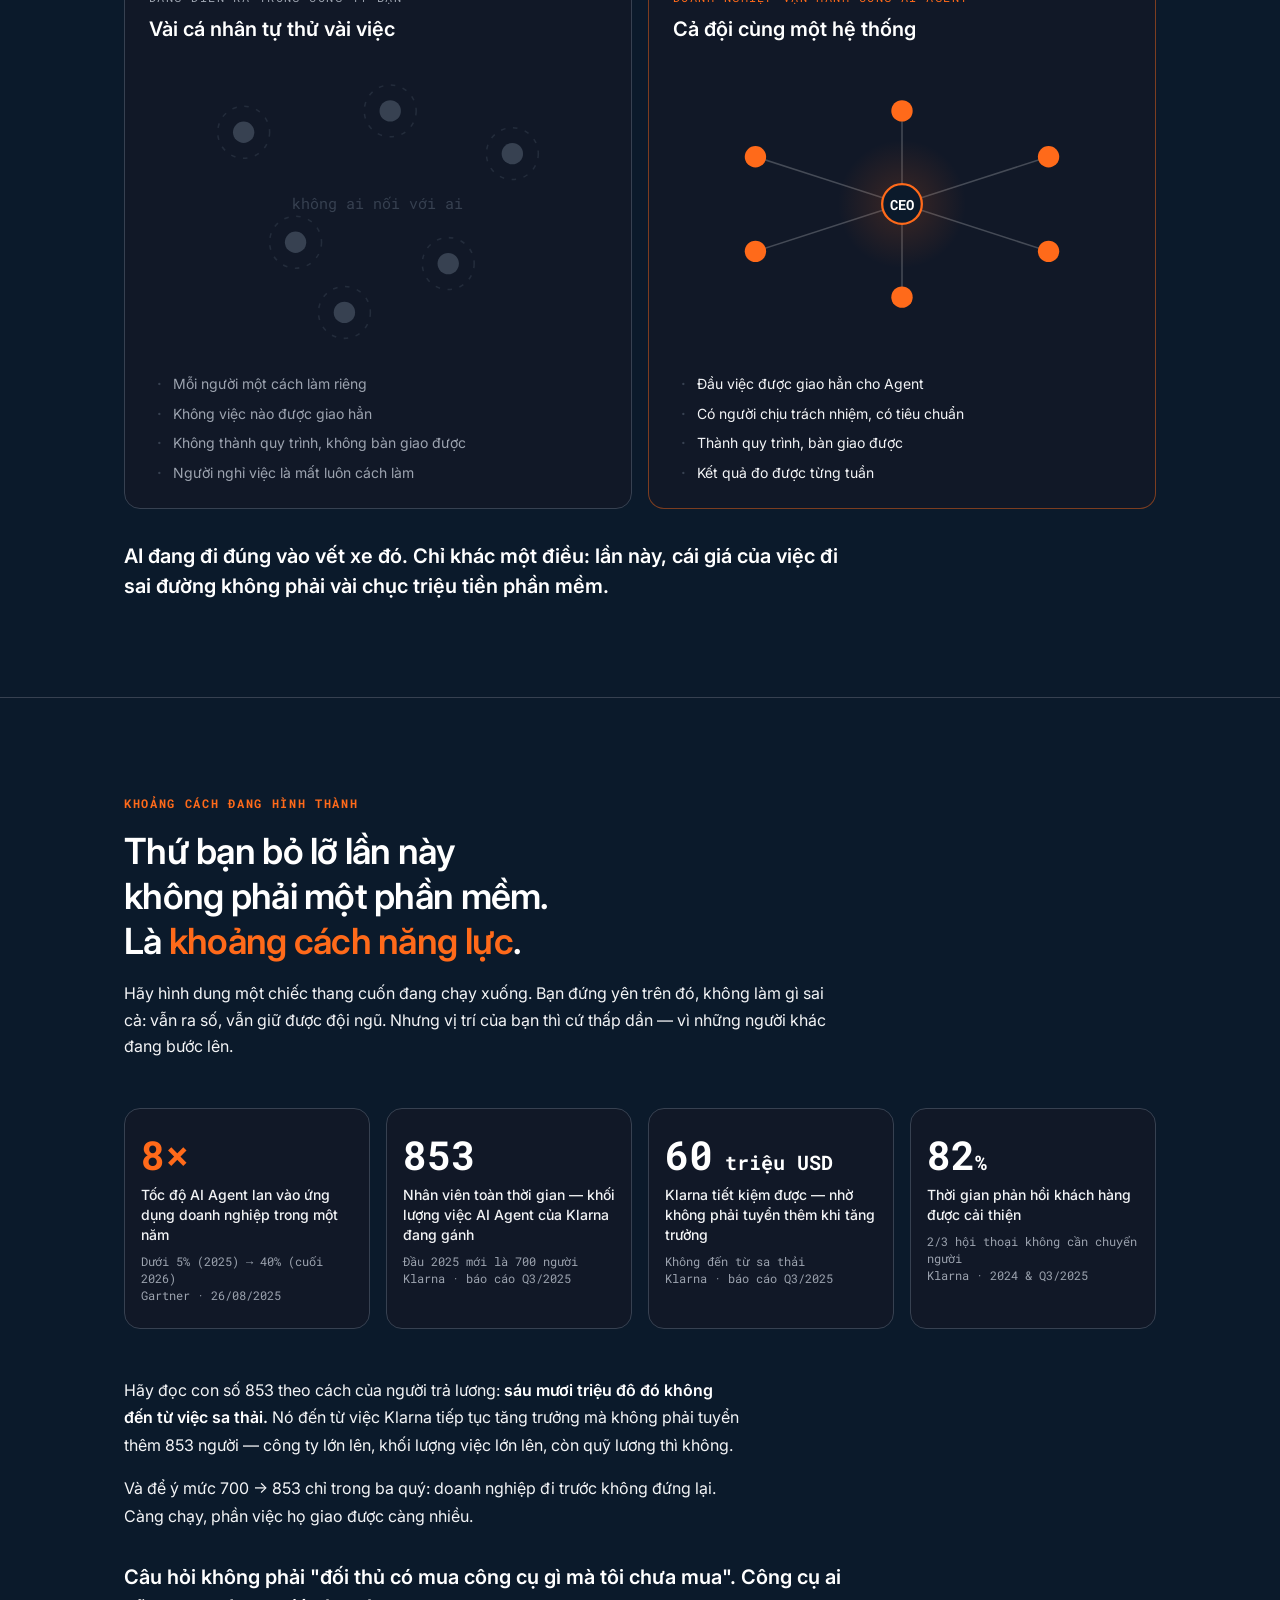
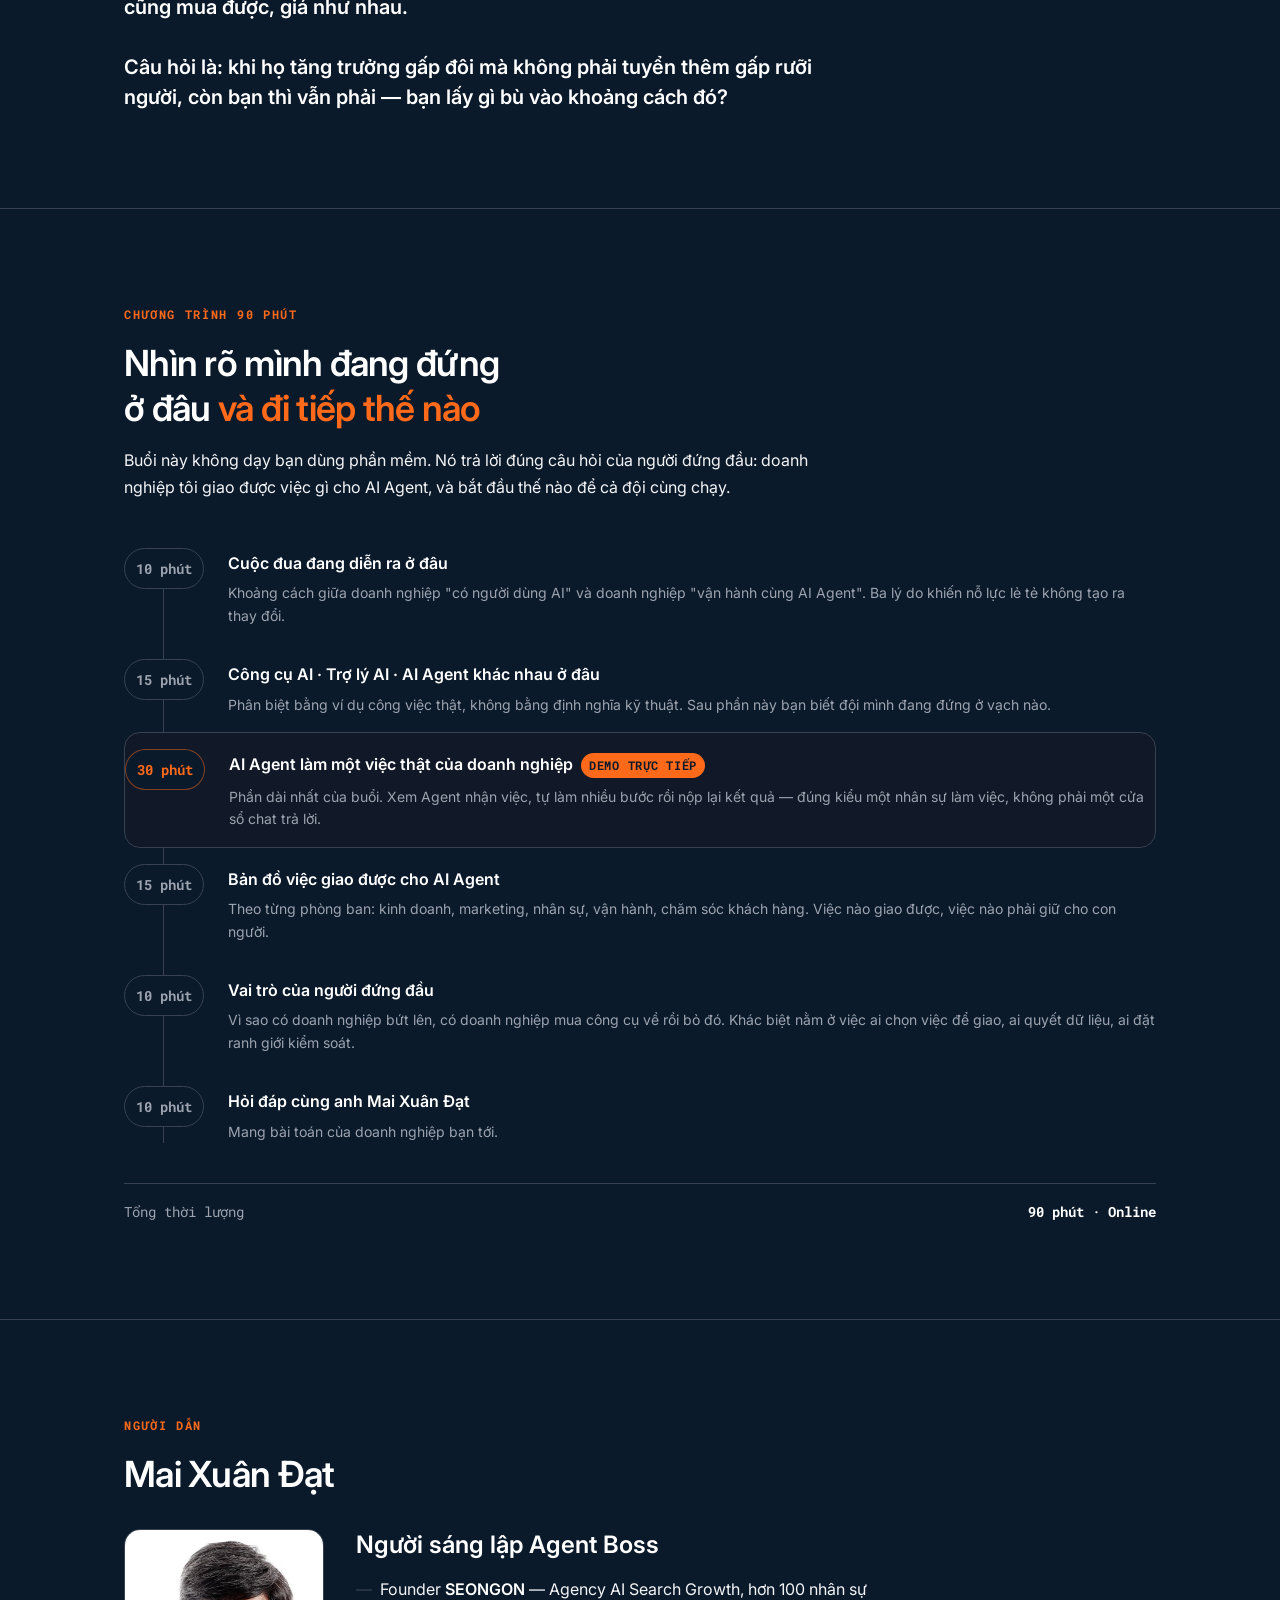
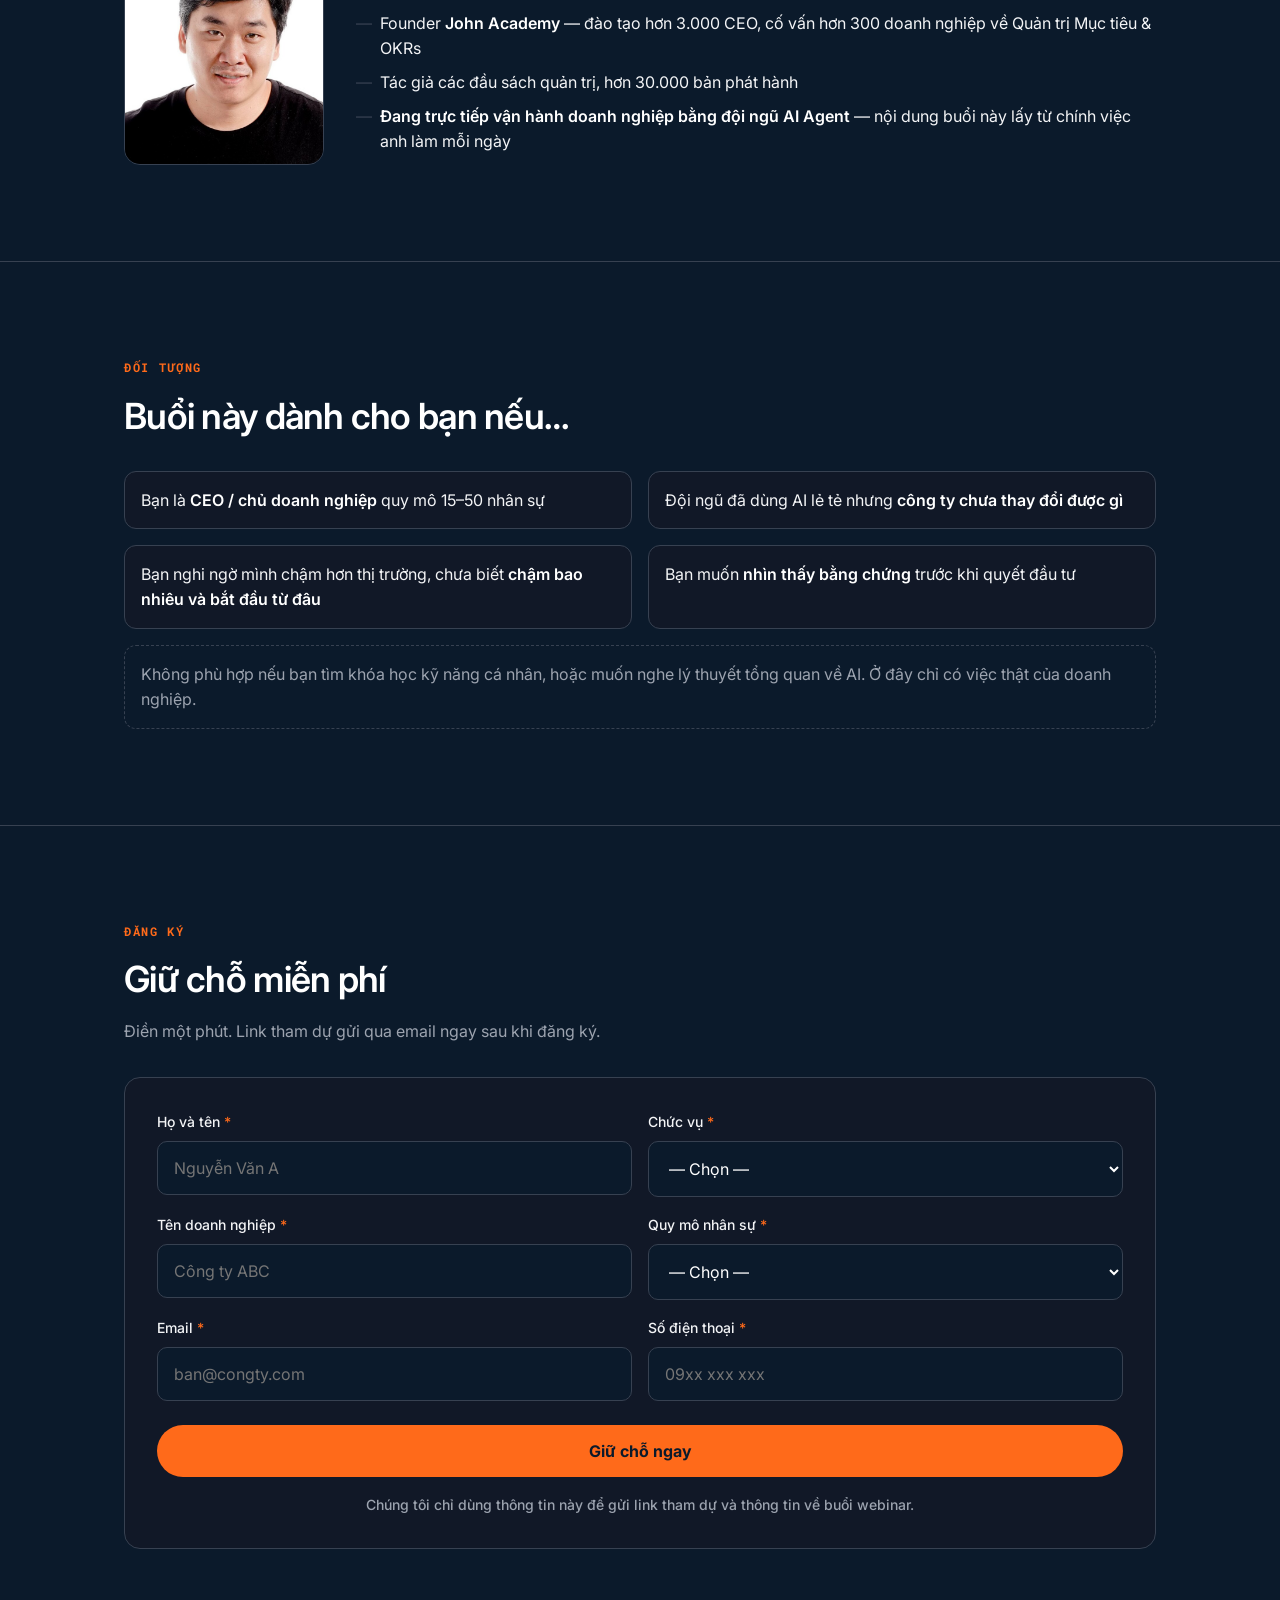
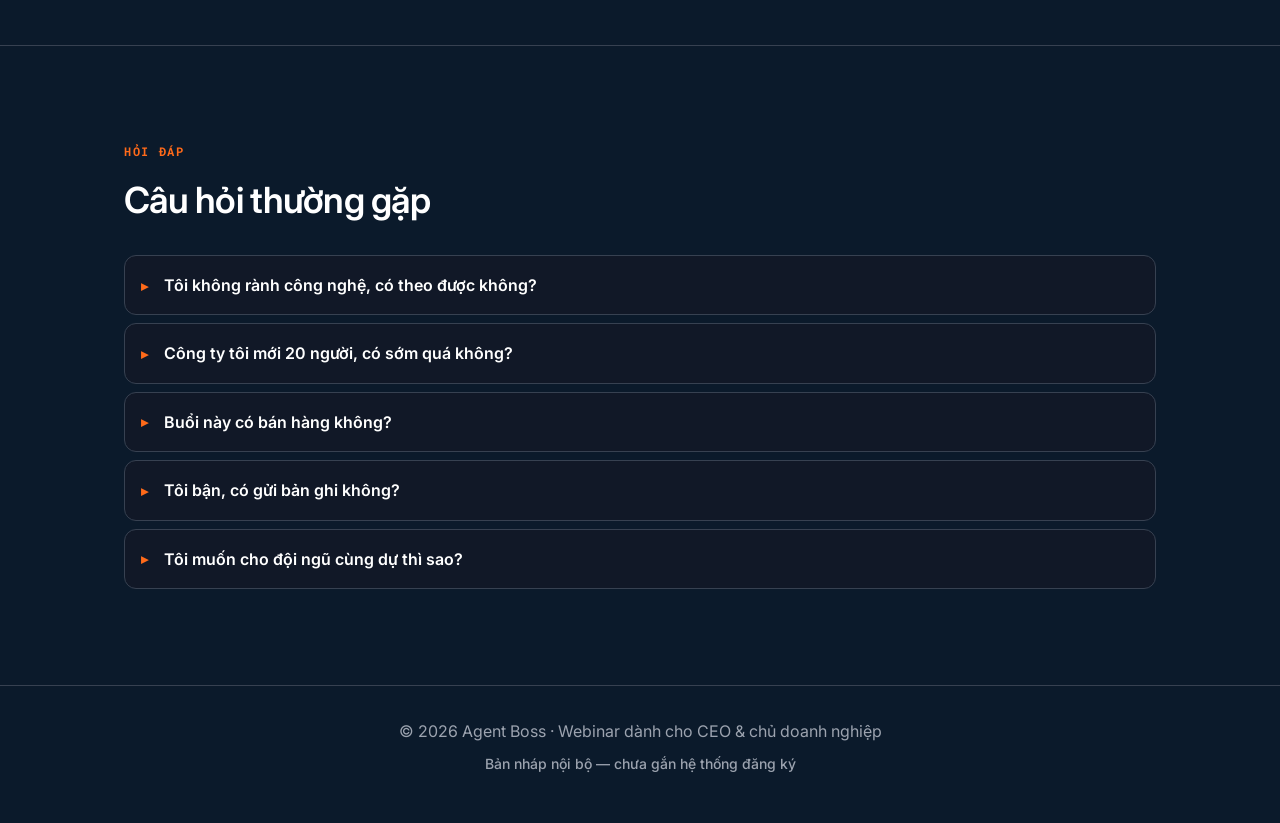
<file: b2b-ceo/index.html>
<!DOCTYPE html>
<html lang="vi">
<head>
<meta charset="UTF-8">
<meta name="viewport" content="width=device-width, initial-scale=1">
<meta name="robots" content="noindex">
<title>AI Agent: cuộc đua mà đứng yên nghĩa là đang đi lùi — Webinar cho CEO · 20/08/2026</title>
<meta name="description" content="Webinar miễn phí dành cho CEO và chủ doanh nghiệp. 90 phút nhìn thẳng vào khoảng cách đang hình thành giữa các doanh nghiệp — và cách để đội ngũ của bạn bắt kịp.">
<link rel="preconnect" href="https://fonts.googleapis.com">
<link href="https://fonts.googleapis.com/css2?family=Inter:wght@400;500;600;700&family=Roboto+Mono:wght@500;700&display=swap" rel="stylesheet">
<style>
  /* ══ TOKENS — theo brand-guideline-rut-gon.md v2.0 ══ */
  :root{
    --agent-dark:#0B1A2B;   /* nền 80% */
    --white:#FFFFFF;        /* chữ 15% */
    --boss-orange:#FF6A1A;  /* nhấn ≤5% */
    --ink-900:#111827;      /* card tối hơn nền */
    --ink-700:#374151;      /* viền đậm */
    --ink-500:#9CA3AF;      /* chữ phụ — Tầng 3 */
    --mono:'Roboto Mono',monospace;
    /* spacing: chỉ dùng 4/8/16/24/32/48/64/96/128 */
  }
  *{margin:0;padding:0;box-sizing:border-box}
  html{scroll-behavior:smooth;overflow-x:hidden}
  .hero-outer{overflow:hidden}
  body{background:var(--agent-dark);color:var(--white);font-family:'Inter',Arial,sans-serif;line-height:1.65;-webkit-font-smoothing:antialiased;overflow-x:hidden}
  h1 br{display:none}
  @media(min-width:861px){h1 br{display:inline}}
  .wrap{max-width:1080px;margin:0 auto;padding:0 24px}

  /* ══ THANG CHỮ — đúng guideline mục 4 ══ */
  h1{font-size:clamp(32px,4.4vw,48px);font-weight:700;letter-spacing:-.03em;line-height:1.16;text-wrap:balance}
  h2{font-size:clamp(28px,3.6vw,36px);font-weight:600;letter-spacing:-.02em;line-height:1.25;text-wrap:balance;max-width:20ch}
  h3{font-size:clamp(20px,2.4vw,24px);font-weight:600;line-height:1.35}
  p{font-size:16px;font-weight:400;color:var(--ink-500)}
  p.body-light{color:#F3F4F6;max-width:62ch;text-wrap:pretty}
  .small{font-size:14px;font-weight:500;color:var(--ink-500)}
  strong{color:var(--white);font-weight:600}
  .cam{color:var(--boss-orange)}
  section{padding:96px 0;border-top:1px solid var(--ink-700)}
  .sec-label{font-family:var(--mono);font-size:12px;font-weight:700;letter-spacing:.14em;text-transform:uppercase;color:var(--boss-orange)}
  h2+p,h3+p,.sec-label+h2{margin-top:16px}
  p+p{margin-top:16px}

  /* ══ HEADER ══ */
  header{padding:24px 0;position:relative;z-index:3}
  header .wrap{display:flex;align-items:center;justify-content:space-between;gap:16px;flex-wrap:wrap}
  .logo-lockup{display:flex;align-items:center;gap:16px}
  .logo-lockup img{height:48px;width:auto;display:block}
  .wordmark{font-weight:700;letter-spacing:.04em;font-size:20px;line-height:1.1}
  .wordmark .b{color:var(--boss-orange)}
  .wordmark small{display:block;font-weight:500;font-size:12px;letter-spacing:.16em;color:var(--ink-500);margin-top:4px}
  .eyebrow{font-family:var(--mono);font-size:12px;font-weight:700;letter-spacing:.12em;text-transform:uppercase;color:var(--ink-500)}

  /* ══ HERO: trái = chữ · phải = hệ thống (guideline mục 5) ══ */
  .hero{position:relative;display:grid;grid-template-columns:1.05fr .95fr;gap:64px;align-items:center;padding:48px 0 96px;border-top:none}
  .hero>div{position:relative;z-index:2;min-width:0}
  .glow{position:absolute;right:-6%;top:44%;transform:translateY(-50%);width:640px;height:640px;max-width:100%;border-radius:50%;
        background:radial-gradient(circle,rgba(255,106,26,.14) 0%,transparent 62%);pointer-events:none;z-index:0}
  .tier3{margin-top:24px;font-size:16px;color:var(--ink-500);max-width:46ch;text-wrap:pretty}
  .meta{display:flex;flex-wrap:wrap;gap:8px;margin-top:32px}
  .meta span{font-family:var(--mono);font-size:14px;font-weight:500;padding:8px 16px;border:1px solid var(--ink-700);border-radius:999px;color:#F3F4F6;white-space:nowrap}
  .btn{display:inline-block;margin-top:32px;padding:16px 32px;border-radius:999px;background:var(--boss-orange);color:#0B1A2B;
       font-size:16px;font-weight:700;text-decoration:none;border:none;cursor:pointer;font-family:'Inter',sans-serif}
  .btn:hover{filter:brightness(1.07)}
  .undercta{margin-top:16px;font-size:14px;color:var(--ink-500)}

  /* ══ KHUNG DEMO — Lớp 3, sắc nét nhất (guideline mục 6 & 7) ══ */
  .demo{position:relative;border:1px solid var(--ink-700);border-radius:16px;background:var(--ink-900);overflow:hidden}
  .demo-bar{display:flex;align-items:center;gap:8px;padding:16px;border-bottom:1px solid var(--ink-700)}
  .demo-bar i{width:8px;height:8px;border-radius:50%;background:var(--ink-700);display:block}
  .demo-bar span{margin-left:8px;font-family:var(--mono);font-size:12px;color:var(--ink-500)}
  .demo-body{padding:16px;display:grid;gap:16px}
  .msg{padding:16px;border-radius:16px;background:var(--agent-dark);border:1px solid var(--ink-700);font-size:16px;color:var(--white);line-height:1.5}
  .msg b{display:block;font-family:var(--mono);font-size:12px;letter-spacing:.1em;color:var(--boss-orange);margin-bottom:8px}
  .log{display:grid;gap:8px}
  .log div{display:flex;gap:8px;align-items:flex-start;font-size:14px;color:#F3F4F6;line-height:1.5}
  .log i{flex:none;color:var(--boss-orange);font-style:normal;font-weight:700}
  .log .done{margin-top:8px;padding-top:16px;border-top:1px solid var(--ink-700);color:var(--white);font-weight:600}
  .log .done b{color:var(--boss-orange)}
  .syscap{margin-top:16px;text-align:center;font-family:var(--mono);font-size:12px;letter-spacing:.1em;color:var(--ink-500);text-transform:uppercase}

  /* ══ STAT — visual hoá số liệu ══ */
  .stats{display:grid;grid-template-columns:repeat(4,1fr);gap:16px;margin-top:48px}
  .stat{padding:24px 16px;background:var(--ink-900);border:1px solid var(--ink-700);border-radius:16px}
  .stat .n{font-family:var(--mono);font-size:clamp(30px,3.6vw,40px);font-weight:700;color:var(--white);line-height:1.1;font-variant-numeric:tabular-nums}
  .stat .n.hi{color:var(--boss-orange)}
  .stat .l{margin-top:8px;font-size:14px;font-weight:500;color:#F3F4F6;line-height:1.45}
  .stat .s{margin-top:8px;font-family:var(--mono);font-size:12px;color:var(--ink-500);line-height:1.4}

  /* ══ CÂU CHUYỆN ══ */
  .story{max-width:62ch}
  .story p{margin-top:16px;font-size:16px;color:#F3F4F6;line-height:1.72;text-wrap:pretty}
  .story p.plain{color:var(--ink-500)}
  .quoteline{margin-top:32px;padding:24px;border-left:2px solid var(--boss-orange);background:var(--ink-900);border-radius:0 12px 12px 0}
  .quoteline p{margin-top:0;font-size:16px}
  .quoteline p+p{margin-top:16px}
  .punch{margin-top:32px;font-size:20px;font-weight:600;color:var(--white);line-height:1.5;max-width:56ch;text-wrap:pretty}

  /* ══ SO SÁNH 2 CỘT ══ */
  .vs{display:grid;grid-template-columns:1fr 1fr;gap:16px;margin-top:32px}
  .vs>div{padding:24px;border-radius:16px;border:1px solid var(--ink-700);background:var(--ink-900);display:flex;flex-direction:column}
  .vs>div ul{margin-top:auto;padding-top:16px}
  .vs .on{border-color:rgba(255,106,26,.45)}
  .vs .k{font-family:var(--mono);font-size:12px;letter-spacing:.12em;text-transform:uppercase;color:var(--ink-500)}
  .vs .on .k{color:var(--boss-orange)}
  .vs h4{margin-top:8px;font-size:20px;font-weight:600;line-height:1.35}
  .vs ul{margin-top:16px;list-style:none}
  .vs li{position:relative;padding-left:24px;margin-top:8px;font-size:14px;color:var(--ink-500);line-height:1.55}
  .vs li::before{content:"·";position:absolute;left:8px;color:var(--ink-700);font-weight:700}
  .vs .on li{color:#F3F4F6}

  /* ══ AGENDA — timeline có thời lượng ══ */
  .agenda{position:relative;margin-top:32px}
  .agenda::before{content:'';position:absolute;left:39px;top:16px;bottom:16px;width:1px;background:var(--ink-700)}
  .a-item{position:relative;display:flex;gap:24px;padding:16px 0;align-items:flex-start}
  .a-time{position:relative;z-index:1;flex:0 0 80px;text-align:center;font-family:var(--mono);font-size:14px;font-weight:700;
          color:var(--ink-500);background:var(--agent-dark);border:1px solid var(--ink-700);border-radius:999px;padding:8px 0}
  .a-item.demo .a-time{color:var(--boss-orange);border-color:rgba(255,106,26,.5)}
  .a-body{padding-top:4px}
  .a-body b{display:block;font-size:16px;font-weight:600;color:var(--white);line-height:1.4}
  .a-body p{margin-top:8px;font-size:14px;color:var(--ink-500);line-height:1.6}
  .a-tag{display:inline-block;margin-left:8px;padding:4px 8px;border-radius:999px;background:var(--boss-orange);color:#0B1A2B;
         font-family:var(--mono);font-size:12px;font-weight:700;letter-spacing:.06em;vertical-align:middle}
  .a-total{margin-top:24px;padding-top:16px;border-top:1px solid var(--ink-700);display:flex;justify-content:space-between;font-family:var(--mono);font-size:14px;color:var(--ink-500)}
  .a-total b{color:var(--white)}

  /* ══ DIỄN GIẢ ══ */
  .spk{display:grid;grid-template-columns:200px 1fr;gap:32px;align-items:start;margin-top:32px}
  .spk img{width:200px;height:236px;object-fit:cover;object-position:center top;border-radius:16px;border:1px solid var(--ink-700)}
  .spk ul{margin-top:16px;list-style:none}
  .spk li{position:relative;padding-left:24px;margin-top:8px;font-size:16px;color:#F3F4F6;line-height:1.6}
  .spk li::before{content:"—";position:absolute;left:0;color:var(--ink-700)}

  /* ══ AI NÊN DỰ ══ */
  .who{display:grid;grid-template-columns:1fr 1fr;gap:16px;margin-top:32px}
  .who div{padding:16px 16px;border-radius:12px;background:var(--ink-900);border:1px solid var(--ink-700);font-size:16px;color:#F3F4F6;line-height:1.55}
  .who .no{grid-column:1/-1;border-style:dashed;background:transparent;color:var(--ink-500)}

  /* ══ FORM ══ */
  .formbox{margin-top:32px;padding:32px;border-radius:16px;background:var(--ink-900);border:1px solid var(--ink-700)}
  .g2{display:grid;grid-template-columns:1fr 1fr;gap:16px}
  .field{margin-bottom:16px}
  label{display:block;font-size:14px;font-weight:500;color:#F3F4F6;margin-bottom:8px}
  label i{color:var(--boss-orange);font-style:normal}
  input,select{width:100%;padding:16px 16px;border-radius:10px;background:var(--agent-dark);border:1px solid var(--ink-700);
    color:var(--white);font-family:'Inter',sans-serif;font-size:16px}
  input:focus,select:focus{outline:none;border-color:var(--boss-orange)}
  .btn.full{display:block;width:100%;text-align:center;margin-top:8px}

  /* ══ FAQ ══ */
  details{margin-top:8px;border:1px solid var(--ink-700);border-radius:12px;background:var(--ink-900);overflow:hidden}
  summary{padding:16px 16px;font-size:16px;font-weight:600;cursor:pointer;list-style:none;display:flex;gap:16px;align-items:center}
  summary::-webkit-details-marker{display:none}
  summary::before{content:"▸";color:var(--boss-orange);font-size:14px;transition:transform .15s;flex:none}
  details[open] summary::before{transform:rotate(90deg)}
  details p{padding:0 24px 24px 48px;font-size:16px;color:var(--ink-500)}

  footer{padding:32px 0 48px;border-top:1px solid var(--ink-700);font-size:14px;color:var(--ink-500);text-align:center}
  .sticky-cta{display:none}

  /* ══ MOBILE ══ */
  @media (max-width:860px){
    section{padding:64px 0}
    .hero{grid-template-columns:1fr;gap:48px;padding:24px 0 64px}
    .glow{right:-30%;top:22%;width:420px;height:420px}
    .sysbox{max-width:360px;margin:0 auto}
    .stats{grid-template-columns:repeat(2,1fr)}
    .vs,.who,.g2{grid-template-columns:1fr}
    .spk{grid-template-columns:1fr}
    .spk img{width:150px;height:178px}
    .a-time{flex:0 0 66px;font-size:12px}
    .agenda::before{left:32px}
    .a-item{gap:16px}
    .formbox{padding:24px}
    body{padding-bottom:64px}
    .sticky-cta{display:block;position:fixed;bottom:0;left:0;right:0;z-index:20;padding:16px 16px;
      background:rgba(11,26,43,.97);border-top:1px solid var(--ink-700)}
    .sticky-cta .btn{margin-top:0;width:100%;padding:16px}
  }
  @media (max-width:520px){
    .stats{grid-template-columns:1fr}
    h1{font-size:28px;letter-spacing:-.02em}
    h2{font-size:24px}
    .wrap{padding:0 24px}
    .meta span{font-size:12px;padding:8px 16px}
    .story p,.punch{font-size:16px}
    .punch{font-size:16px}
  }
</style>
</head>
<body>

<header>
  <div class="wrap">
    <div class="logo-lockup">
      <img src="assets/logo-mark-only-on-dark-v2.png" alt="">
      <span class="wordmark">AGENT<span class="b">BOSS</span><small>Human · Agents Team</small></span>
    </div>
    <span class="eyebrow">Webinar miễn phí · dành riêng cho CEO</span>
  </div>
</header>

<!-- ══════════ HERO ══════════ -->
<section class="hero-outer" style="border:none;padding:0">
<div class="wrap">
  <div class="hero">
    <span class="glow" aria-hidden="true"></span>

    <div>
      <!-- Tiêu đề 3 tầng: Tầng 2 trắng + Tầng 1 cam (từ khoá) + Tầng 3 xám -->
      <h1>AI Agent: cuộc đua mà<br><span class="cam">đứng yên nghĩa là đang đi lùi</span></h1>

      <p class="tier3">90 phút nhìn thẳng vào khoảng cách đang hình thành giữa các doanh nghiệp — và cách để đội ngũ của bạn bắt kịp.</p>

      <div class="meta">
        <span>Thứ 5 · 20/08/2026</span>
        <span>[giờ]</span>
        <span>90 phút</span>
        <span>Online · Miễn phí</span>
      </div>

      <a class="btn" href="#dangky">Giữ chỗ miễn phí</a>
      <p class="undercta">Số lượng có giới hạn để đảm bảo chất lượng phần hỏi đáp.</p>
    </div>

    <div>
      <!-- Lớp 3: khung làm việc thật — CEO giao việc, Agent thực thi -->
      <div class="demo" role="img" aria-label="Minh hoạ: CEO giao một việc tồn đọng, AI Agent tự xử lý từng bước và báo kết quả">
        <div class="demo-bar"><i></i><i></i><i></i><span>Agent · Phòng kinh doanh</span></div>
        <div class="demo-body">
          <div class="msg"><b>BẠN GIAO VIỆC</b>Tuần này còn 120 khách hỏi hàng chưa ai gọi lại. Xử lý giúp tôi.</div>
          <div class="log">
            <div><i>✓</i><span>Đọc 120 khách từ file chăm sóc khách hàng</span></div>
            <div><i>✓</i><span>Phân loại theo mức độ quan tâm — <strong>34 khách nóng</strong></span></div>
            <div><i>✓</i><span>Soạn tin nhắn riêng cho từng khách theo đúng thứ họ đã hỏi</span></div>
            <div><i>✓</i><span>Xếp lịch gọi lại, chia cho 4 nhân viên kinh doanh</span></div>
            <div class="done">Xong trong <b>6 phút</b>. Việc này đội bạn thường mất 2 ngày.</div>
          </div>
        </div>
      </div>
      <p class="syscap">Bạn giao việc · Agent thực thi · Bạn duyệt kết quả</p>
    </div>
  </div>
</div>
</section>

<!-- ══════════ P — VẤN ĐỀ ══════════ -->
<section>
  <div class="wrap">
    <p class="sec-label">Điều đang thật sự diễn ra</p>
    <h2>Sáu tháng trước, bạn bảo cả công ty <span class="cam">"nghiên cứu AI đi"</span></h2>

    <div class="story">
      <p>Bạn nhân sự dùng ChatGPT viết mô tả tuyển dụng. Bạn marketing nhờ nó nghĩ tiêu đề. Kế toán thỉnh thoảng hỏi công thức Excel. Có bạn còn hào hứng khoe trong buổi họp: "cái này em làm bằng AI, mười phút xong."</p>
      <p class="plain">Nghe thì đúng là công ty đang chuyển mình.</p>
      <p>Nhưng cuối quý, bạn nhìn vào mấy con số quen thuộc: <strong>quỹ lương không giảm, việc tồn không giảm, tốc độ ra thị trường không nhanh hơn.</strong> Mọi thứ y như trước khi có AI.</p>

      <div class="quoteline">
        <p><strong>Và đây không phải lần đầu.</strong></p>
        <p>Trước AI là phần mềm quản trị công việc: mua về, cả công ty hào hứng được hai tuần, tháng thứ ba chỉ còn hai người mở. Trước nữa là CRM, mua xong dữ liệu vẫn nằm trong file Excel của từng bạn sale.</p>
      </div>

      <p>Điểm chung của tất cả những lần đó không phải công cụ dở. <strong>Là không có ai chịu trách nhiệm biến nó thành cách cả công ty làm việc.</strong> Nó được thả xuống cho từng người tự nghiên cứu — và mỗi người tự nghiên cứu theo cách tiện nhất cho riêng mình.</p>
    </div>

    <div class="vs">
      <div>
        <p class="k">Đang diễn ra trong công ty bạn</p>
        <h4>Vài cá nhân tự thử vài việc</h4>
        <svg viewBox="0 0 300 190" style="width:100%;height:auto;margin-top:16px" role="img" aria-label="Các cá nhân dùng AI rời rạc, không kết nối với nhau">
          <g fill="#374151">
            <circle cx="62" cy="48" r="7"/><circle cx="158" cy="34" r="7"/><circle cx="238" cy="62" r="7"/>
            <circle cx="96" cy="120" r="7"/><circle cx="196" cy="134" r="7"/><circle cx="128" cy="166" r="7"/>
          </g>
          <g stroke="#374151" stroke-opacity=".5" stroke-width="1" stroke-dasharray="3 5" fill="none">
            <circle cx="62" cy="48" r="17"/><circle cx="158" cy="34" r="17"/><circle cx="238" cy="62" r="17"/>
            <circle cx="96" cy="120" r="17"/><circle cx="196" cy="134" r="17"/><circle cx="128" cy="166" r="17"/>
          </g>
          <text x="150" y="98" fill="#374151" font-family="Roboto Mono, monospace" font-size="10" text-anchor="middle">không ai nối với ai</text>
        </svg>
        <ul>
          <li>Mỗi người một cách làm riêng</li>
          <li>Không việc nào được giao hẳn</li>
          <li>Không thành quy trình, không bàn giao được</li>
          <li>Người nghỉ việc là mất luôn cách làm</li>
        </ul>
      </div>
      <div class="on">
        <p class="k">Doanh nghiệp vận hành cùng AI Agent</p>
        <h4>Cả đội cùng một hệ thống</h4>
        <svg viewBox="0 0 300 190" style="width:100%;height:auto;margin-top:16px" role="img" aria-label="CEO điều phối các Agent theo từng mảng việc">
          <defs><radialGradient id="halo"><stop offset="0%" stop-color="#FF6A1A" stop-opacity=".18"/><stop offset="100%" stop-color="#FF6A1A" stop-opacity="0"/></radialGradient></defs>
          <g stroke="#FFFFFF" stroke-opacity=".22" stroke-width="1">
            <line x1="150" y1="95" x2="150" y2="34"/><line x1="150" y1="95" x2="246" y2="64"/>
            <line x1="150" y1="95" x2="246" y2="126"/><line x1="150" y1="95" x2="150" y2="156"/>
            <line x1="150" y1="95" x2="54" y2="126"/><line x1="150" y1="95" x2="54" y2="64"/>
          </g>
          <g fill="#FF6A1A"><circle cx="150" cy="34" r="7"/><circle cx="246" cy="64" r="7"/><circle cx="246" cy="126" r="7"/><circle cx="150" cy="156" r="7"/><circle cx="54" cy="126" r="7"/><circle cx="54" cy="64" r="7"/></g>
          <circle cx="150" cy="95" r="42" fill="url(#halo)"/>
          <circle cx="150" cy="95" r="13" fill="#0B1A2B" stroke="#FF6A1A" stroke-width="1.5"/>
          <text x="150" y="99" fill="#FFFFFF" font-family="Roboto Mono, monospace" font-size="9" font-weight="700" text-anchor="middle">CEO</text>
        </svg>
        <ul>
          <li>Đầu việc được giao hẳn cho Agent</li>
          <li>Có người chịu trách nhiệm, có tiêu chuẩn</li>
          <li>Thành quy trình, bàn giao được</li>
          <li>Kết quả đo được từng tuần</li>
        </ul>
      </div>
    </div>

    <p class="punch">AI đang đi đúng vào vết xe đó. Chỉ khác một điều: lần này, cái giá của việc đi sai đường không phải vài chục triệu tiền phần mềm.</p>
  </div>
</section>

<!-- ══════════ A — KHOÉT SÂU ══════════ -->
<section>
  <div class="wrap">
    <p class="sec-label">Khoảng cách đang hình thành</p>
    <h2>Thứ bạn bỏ lỡ lần này không phải một phần mềm.<br>Là <span class="cam">khoảng cách năng lực</span>.</h2>
    <p class="body-light" style="margin-top:16px;max-width:720px">Hãy hình dung một chiếc thang cuốn đang chạy xuống. Bạn đứng yên trên đó, không làm gì sai cả: vẫn ra số, vẫn giữ được đội ngũ. Nhưng vị trí của bạn thì cứ thấp dần — vì những người khác đang bước lên.</p>

    <div class="stats">
      <div class="stat">
        <div class="n hi">8×</div>
        <div class="l">Tốc độ AI Agent lan vào ứng dụng doanh nghiệp trong một năm</div>
        <div class="s">Dưới 5% (2025) → 40% (cuối 2026)<br>Gartner · 26/08/2025</div>
      </div>
      <div class="stat">
        <div class="n">853</div>
        <div class="l">Nhân viên toàn thời gian — khối lượng việc AI Agent của Klarna đang gánh</div>
        <div class="s">Đầu 2025 mới là 700 người<br>Klarna · báo cáo Q3/2025</div>
      </div>
      <div class="stat">
        <div class="n">60<span style="font-size:.5em"> triệu USD</span></div>
        <div class="l">Klarna tiết kiệm được — nhờ không phải tuyển thêm khi tăng trưởng</div>
        <div class="s">Không đến từ sa thải<br>Klarna · báo cáo Q3/2025</div>
      </div>
      <div class="stat">
        <div class="n">82<span style="font-size:.5em">%</span></div>
        <div class="l">Thời gian phản hồi khách hàng được cải thiện</div>
        <div class="s">2/3 hội thoại không cần chuyển người<br>Klarna · 2024 &amp; Q3/2025</div>
      </div>
    </div>

    <div class="story" style="margin-top:48px">
      <p>Hãy đọc con số 853 theo cách của người trả lương: <strong>sáu mươi triệu đô đó không đến từ việc sa thải.</strong> Nó đến từ việc Klarna tiếp tục tăng trưởng mà không phải tuyển thêm 853 người — công ty lớn lên, khối lượng việc lớn lên, còn quỹ lương thì không.</p>
      <p>Và để ý mức 700 → 853 chỉ trong ba quý: doanh nghiệp đi trước không đứng lại. Càng chạy, phần việc họ giao được càng nhiều.</p>
    </div>

    <p class="punch">Câu hỏi không phải "đối thủ có mua công cụ gì mà tôi chưa mua". Công cụ ai cũng mua được, giá như nhau.<br><br>Câu hỏi là: <strong>khi họ tăng trưởng gấp đôi mà không phải tuyển thêm gấp rưỡi người, còn bạn thì vẫn phải — bạn lấy gì bù vào khoảng cách đó?</strong></p>
  </div>
</section>

<!-- ══════════ S — CHƯƠNG TRÌNH ══════════ -->
<section>
  <div class="wrap">
    <p class="sec-label">Chương trình 90 phút</p>
    <h2>Nhìn rõ mình đang đứng ở đâu <span class="cam">và đi tiếp thế nào</span></h2>
    <p class="body-light" style="margin-top:16px;max-width:720px">Buổi này không dạy bạn dùng phần mềm. Nó trả lời đúng câu hỏi của người đứng đầu: doanh nghiệp tôi giao được việc gì cho AI Agent, và bắt đầu thế nào để cả đội cùng chạy.</p>

    <div class="agenda">
      <div class="a-item">
        <div class="a-time">10 phút</div>
        <div class="a-body"><b>Cuộc đua đang diễn ra ở đâu</b>
          <p>Khoảng cách giữa doanh nghiệp "có người dùng AI" và doanh nghiệp "vận hành cùng AI Agent". Ba lý do khiến nỗ lực lẻ tẻ không tạo ra thay đổi.</p></div>
      </div>
      <div class="a-item">
        <div class="a-time">15 phút</div>
        <div class="a-body"><b>Công cụ AI · Trợ lý AI · AI Agent khác nhau ở đâu</b>
          <p>Phân biệt bằng ví dụ công việc thật, không bằng định nghĩa kỹ thuật. Sau phần này bạn biết đội mình đang đứng ở vạch nào.</p></div>
      </div>
      <div class="a-item demo">
        <div class="a-time">30 phút</div>
        <div class="a-body"><b>AI Agent làm một việc thật của doanh nghiệp<span class="a-tag">DEMO TRỰC TIẾP</span></b>
          <p>Phần dài nhất của buổi. Xem Agent nhận việc, tự làm nhiều bước rồi nộp lại kết quả — đúng kiểu một nhân sự làm việc, không phải một cửa sổ chat trả lời.</p></div>
      </div>
      <div class="a-item">
        <div class="a-time">15 phút</div>
        <div class="a-body"><b>Bản đồ việc giao được cho AI Agent</b>
          <p>Theo từng phòng ban: kinh doanh, marketing, nhân sự, vận hành, chăm sóc khách hàng. Việc nào giao được, việc nào phải giữ cho con người.</p></div>
      </div>
      <div class="a-item">
        <div class="a-time">10 phút</div>
        <div class="a-body"><b>Vai trò của người đứng đầu</b>
          <p>Vì sao có doanh nghiệp bứt lên, có doanh nghiệp mua công cụ về rồi bỏ đó. Khác biệt nằm ở việc ai chọn việc để giao, ai quyết dữ liệu, ai đặt ranh giới kiểm soát.</p></div>
      </div>
      <div class="a-item">
        <div class="a-time">10 phút</div>
        <div class="a-body"><b>Hỏi đáp cùng anh Mai Xuân Đạt</b>
          <p>Mang bài toán của doanh nghiệp bạn tới.</p></div>
      </div>
    </div>

    <div class="a-total"><span>Tổng thời lượng</span><b>90 phút · Online</b></div>
  </div>
</section>

<!-- ══════════ DIỄN GIẢ ══════════ -->
<section>
  <div class="wrap">
    <p class="sec-label">Người dẫn</p>
    <h2>Mai Xuân Đạt</h2>
    <div class="spk">
      <img src="../images/mai-xuan-dat.jpg" alt="Mai Xuân Đạt">
      <div>
        <h3>Người sáng lập Agent Boss</h3>
        <ul>
          <li>Founder <strong>SEONGON</strong> — Agency AI Search Growth, hơn 100 nhân sự</li>
          <li>Founder <strong>John Academy</strong> — đào tạo hơn 3.000 CEO, cố vấn hơn 300 doanh nghiệp về Quản trị Mục tiêu &amp; OKRs</li>
          <li>Tác giả các đầu sách quản trị, hơn 30.000 bản phát hành</li>
          <li><strong>Đang trực tiếp vận hành doanh nghiệp bằng đội ngũ AI Agent</strong> — nội dung buổi này lấy từ chính việc anh làm mỗi ngày</li>
        </ul>
      </div>
    </div>
  </div>
</section>

<!-- ══════════ AI NÊN DỰ ══════════ -->
<section>
  <div class="wrap">
    <p class="sec-label">Đối tượng</p>
    <h2>Buổi này dành cho bạn nếu…</h2>
    <div class="who">
      <div>Bạn là <strong>CEO / chủ doanh nghiệp</strong> quy mô 15–50 nhân sự</div>
      <div>Đội ngũ đã dùng AI lẻ tẻ nhưng <strong>công ty chưa thay đổi được gì</strong></div>
      <div>Bạn nghi ngờ mình chậm hơn thị trường, chưa biết <strong>chậm bao nhiêu và bắt đầu từ đâu</strong></div>
      <div>Bạn muốn <strong>nhìn thấy bằng chứng</strong> trước khi quyết đầu tư</div>
      <div class="no">Không phù hợp nếu bạn tìm khóa học kỹ năng cá nhân, hoặc muốn nghe lý thuyết tổng quan về AI. Ở đây chỉ có việc thật của doanh nghiệp.</div>
    </div>
  </div>
</section>

<!-- ══════════ FORM ══════════ -->
<section id="dangky">
  <div class="wrap">
    <p class="sec-label">Đăng ký</p>
    <h2>Giữ chỗ miễn phí</h2>
    <p style="margin-top:16px">Điền một phút. Link tham dự gửi qua email ngay sau khi đăng ký.</p>

    <div class="formbox">
      <!-- TODO (Toàn): nối form vào hệ thống thu lead + email xác nhận tự động -->
      <form onsubmit="event.preventDefault();document.getElementById('done').style.display='block';this.style.display='none';">
        <div class="g2">
          <div class="field"><label>Họ và tên <i>*</i></label><input type="text" required placeholder="Nguyễn Văn A"></div>
          <div class="field"><label>Chức vụ <i>*</i></label>
            <select required><option value="">— Chọn —</option><option>CEO / Chủ doanh nghiệp</option><option>Giám đốc điều hành</option><option>Trưởng bộ phận</option><option>Khác</option></select>
          </div>
        </div>
        <div class="g2">
          <div class="field"><label>Tên doanh nghiệp <i>*</i></label><input type="text" required placeholder="Công ty ABC"></div>
          <div class="field"><label>Quy mô nhân sự <i>*</i></label>
            <select required><option value="">— Chọn —</option><option>Dưới 15 người</option><option>15 – 30 người</option><option>31 – 50 người</option><option>Trên 50 người</option></select>
          </div>
        </div>
        <div class="g2">
          <div class="field"><label>Email <i>*</i></label><input type="email" required placeholder="ban@congty.com"></div>
          <div class="field"><label>Số điện thoại <i>*</i></label><input type="tel" required placeholder="09xx xxx xxx"></div>
        </div>
        <button class="btn full" type="submit">Giữ chỗ ngay</button>
      </form>
      <div id="done" style="display:none;text-align:center;padding:16px 0">
        <p style="font-size:16px;font-weight:600;color:var(--white)">Đã ghi nhận đăng ký</p>
        <p style="margin-top:8px">Link tham dự sẽ được gửi tới email của bạn. Hẹn gặp lại ngày 20/08.</p>
      </div>
      <p class="small" style="margin-top:16px;text-align:center">Chúng tôi chỉ dùng thông tin này để gửi link tham dự và thông tin về buổi webinar.</p>
    </div>
  </div>
</section>

<!-- ══════════ FAQ ══════════ -->
<section>
  <div class="wrap">
    <p class="sec-label">Hỏi đáp</p>
    <h2>Câu hỏi thường gặp</h2>
    <div style="margin-top:32px">
      <details><summary>Tôi không rành công nghệ, có theo được không?</summary>
        <p>Được. Buổi này nói bằng ngôn ngữ vận hành doanh nghiệp — việc gì giao được, giao thế nào, kiểm tra ra sao. Không có dòng code nào.</p></details>
      <details><summary>Công ty tôi mới 20 người, có sớm quá không?</summary>
        <p>Ngược lại. Doanh nghiệp 15–50 người là quy mô đổi nhanh nhất: quyết định không phải qua nhiều tầng, thay đổi thấy được ngay trong vài tuần. Công ty càng lớn càng khó quay đầu.</p></details>
      <details><summary>Buổi này có bán hàng không?</summary>
        <p>Có giới thiệu chương trình triển khai của Agent Boss ở cuối buổi. Còn 90 phút chính là nội dung và demo — bạn không mua gì vẫn mang về được cách nhìn và bản đồ đầu việc cho doanh nghiệp mình.</p></details>
      <details><summary>Tôi bận, có gửi bản ghi không?</summary>
        <p>Không gửi bản ghi. Buổi này có demo và hỏi đáp theo tình huống người tham dự đưa ra, nên giá trị nằm ở việc bạn có mặt.</p></details>
      <details><summary>Tôi muốn cho đội ngũ cùng dự thì sao?</summary>
        <p>Được, nhưng buổi này thiết kế cho người ra quyết định. Nếu chỉ một người dự thì nên là bạn — vì phần lớn nội dung nói về những việc chỉ người đứng đầu làm được.</p></details>
    </div>
  </div>
</section>

<footer>
  <div class="wrap">
    <p>© 2026 Agent Boss · Webinar dành cho CEO &amp; chủ doanh nghiệp</p>
    <p class="small" style="margin-top:8px">Bản nháp nội bộ — chưa gắn hệ thống đăng ký</p>
  </div>
</footer>

<div class="sticky-cta"><a class="btn" href="#dangky">Giữ chỗ miễn phí</a></div>

</body>
</html>
</file>
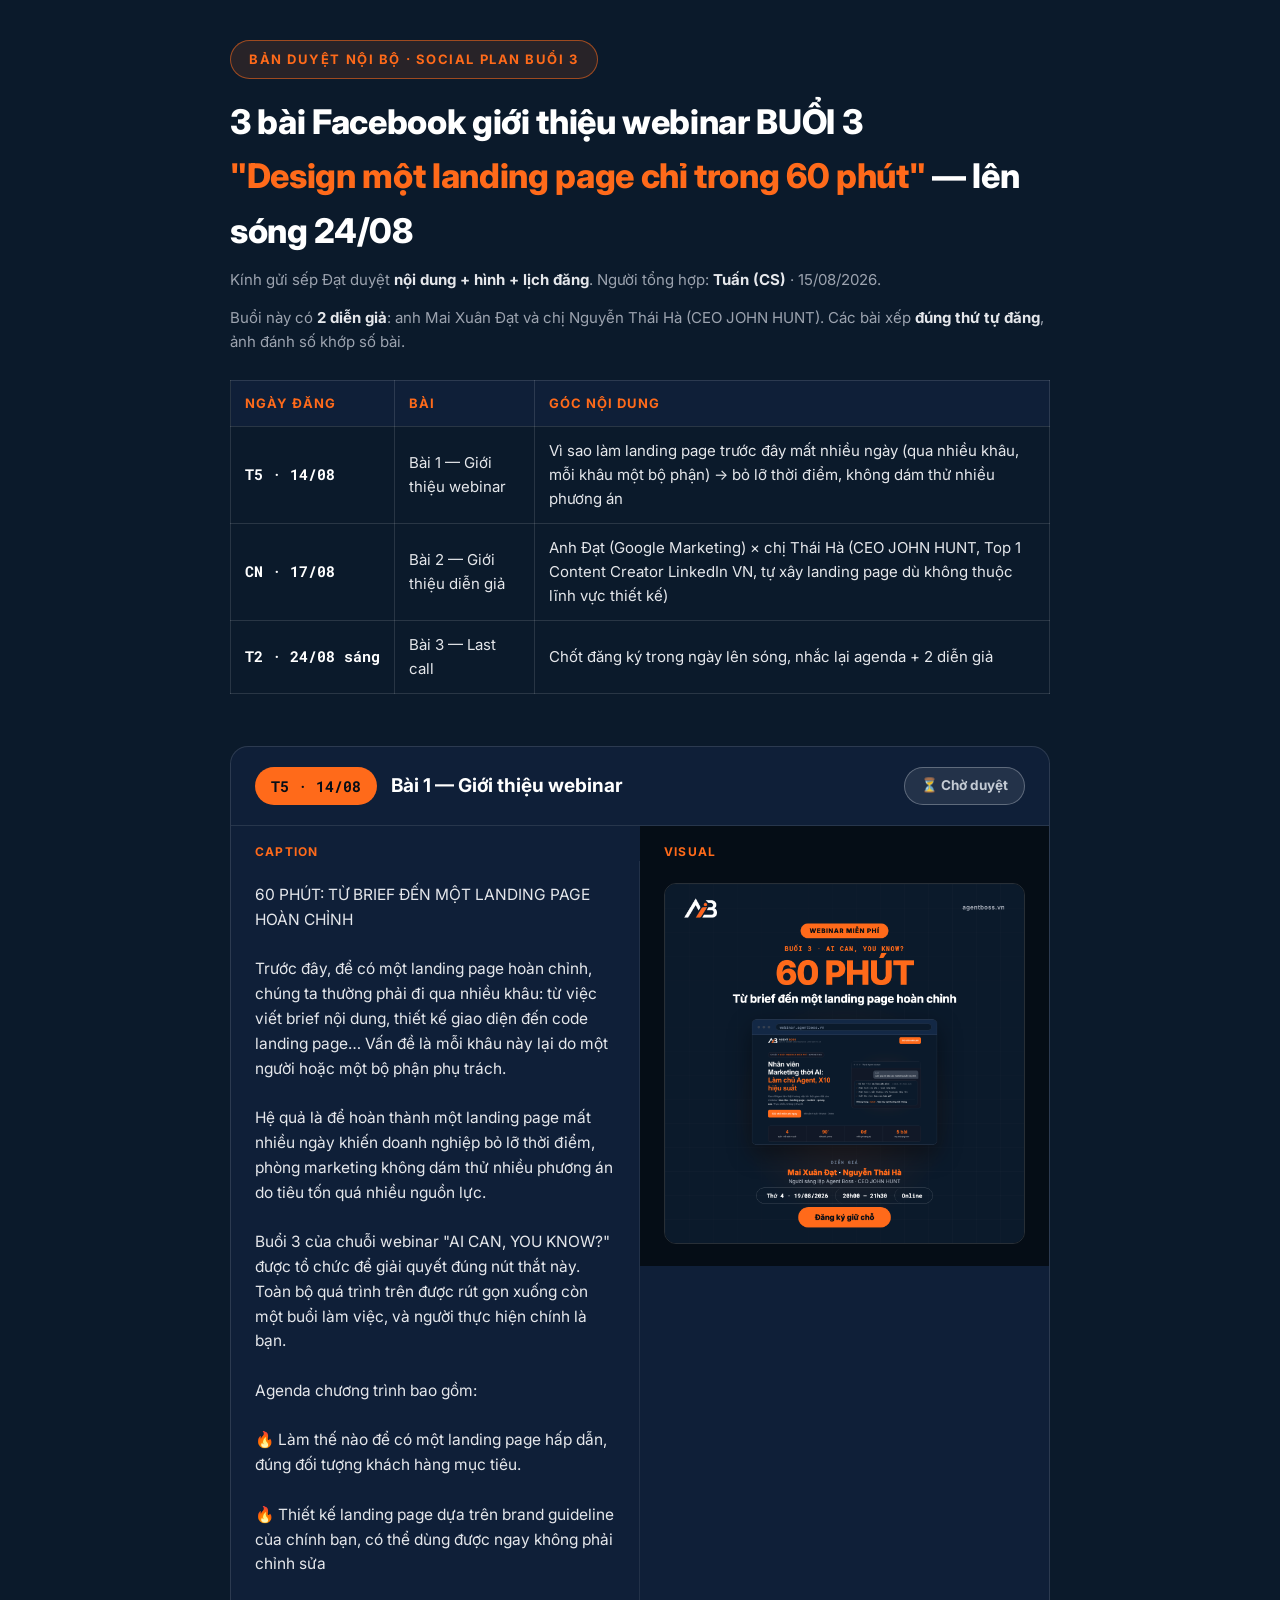
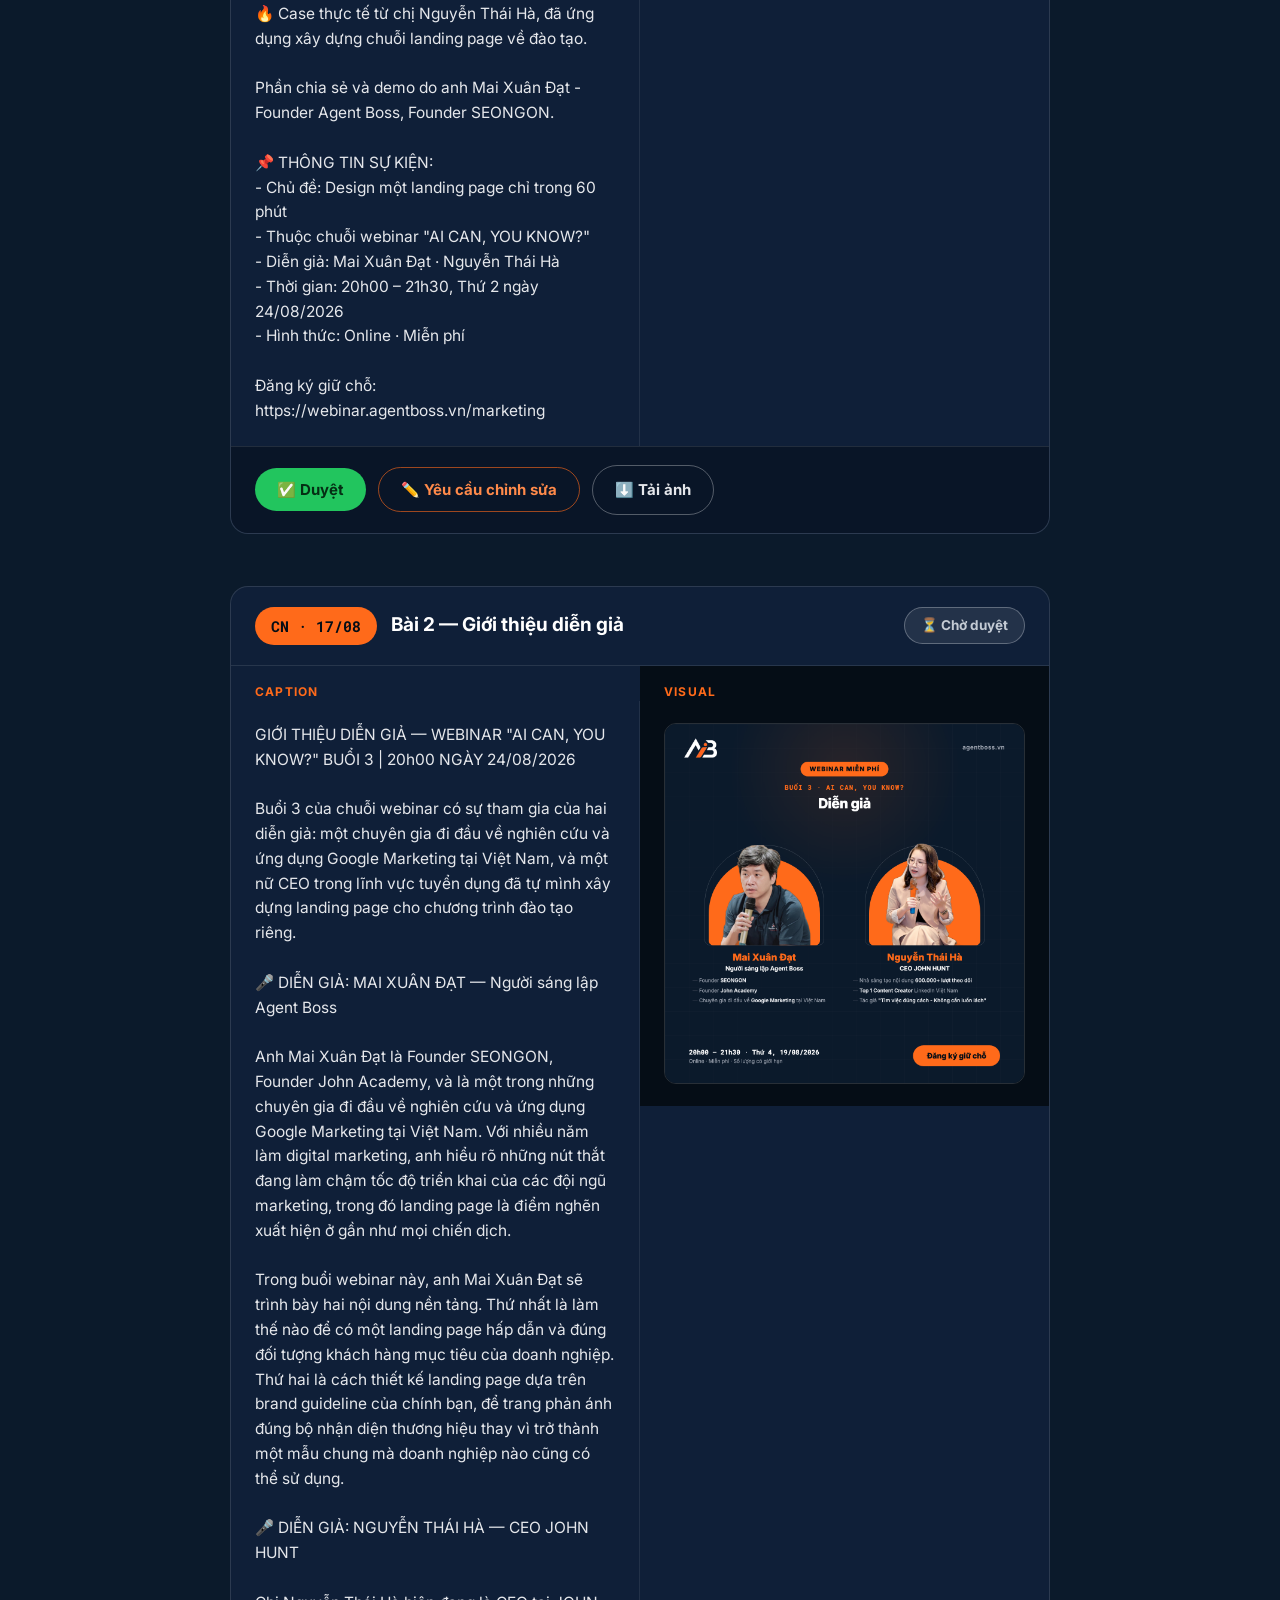
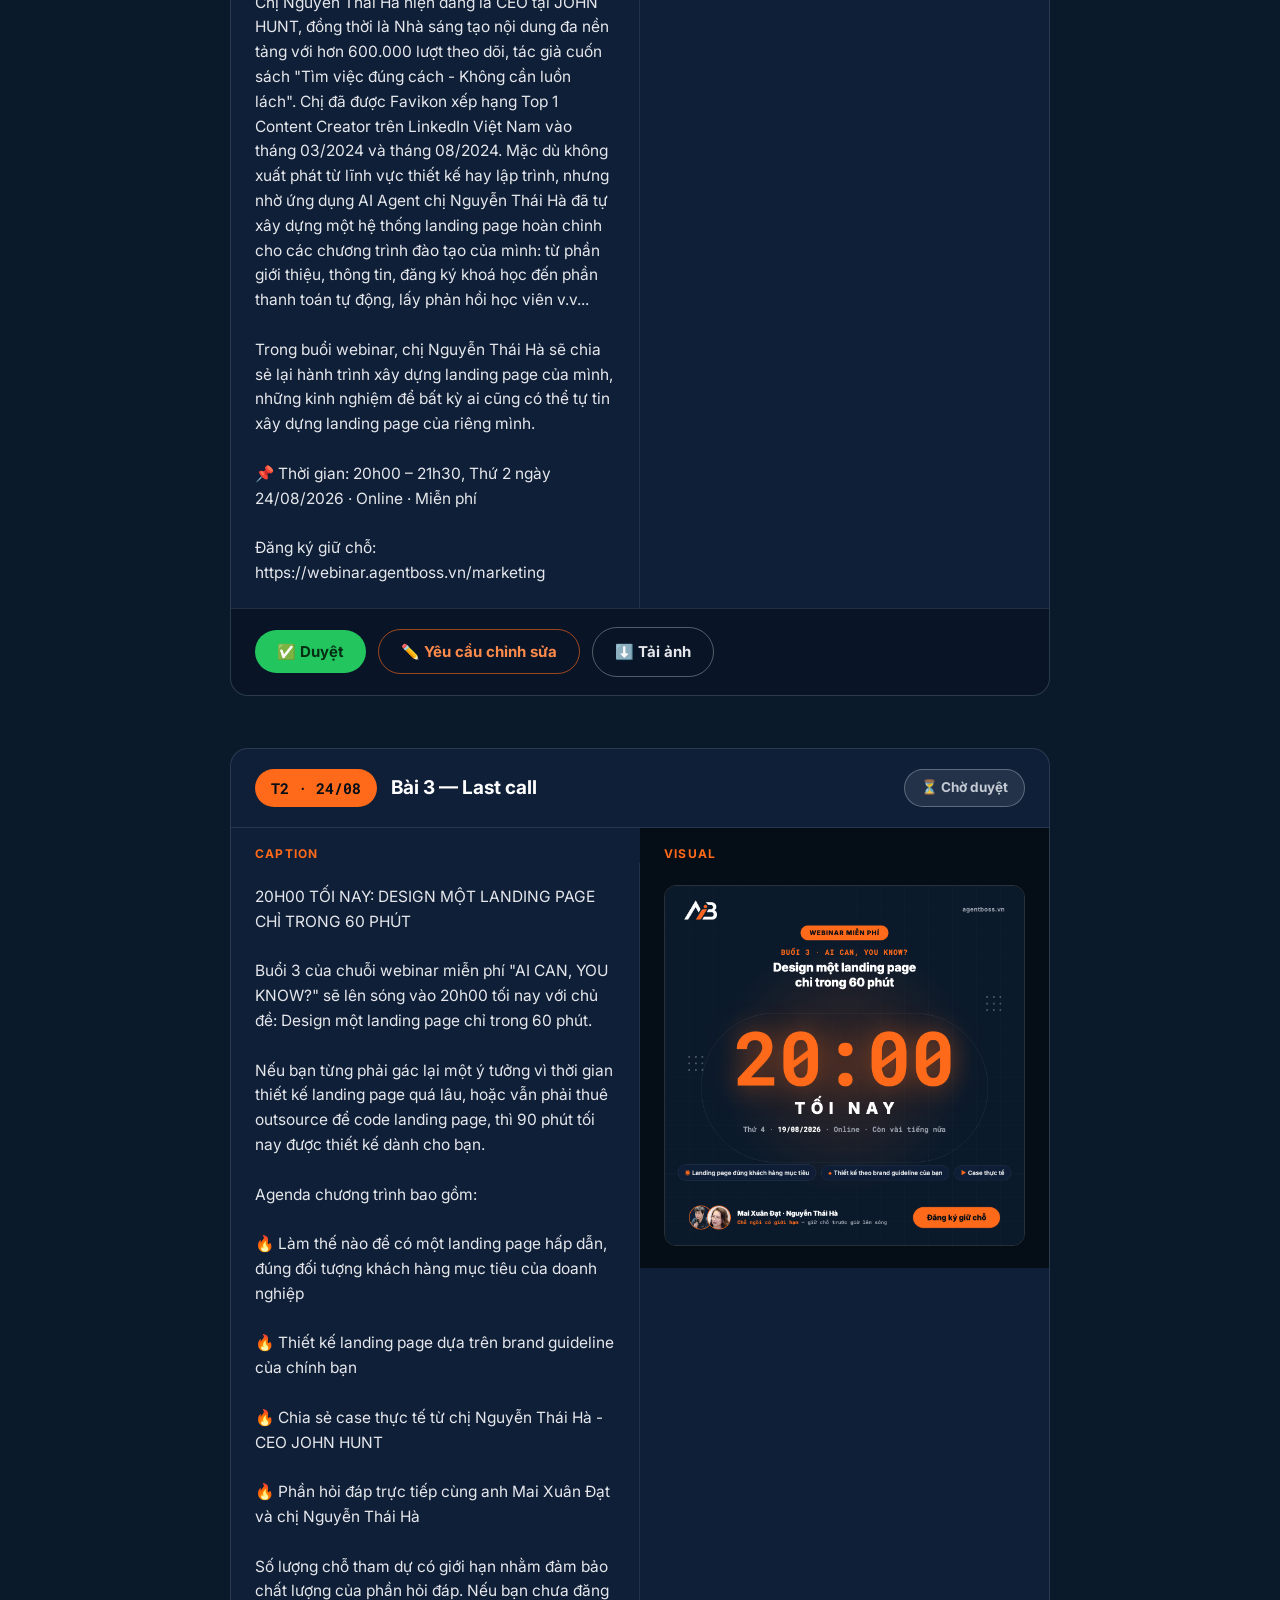
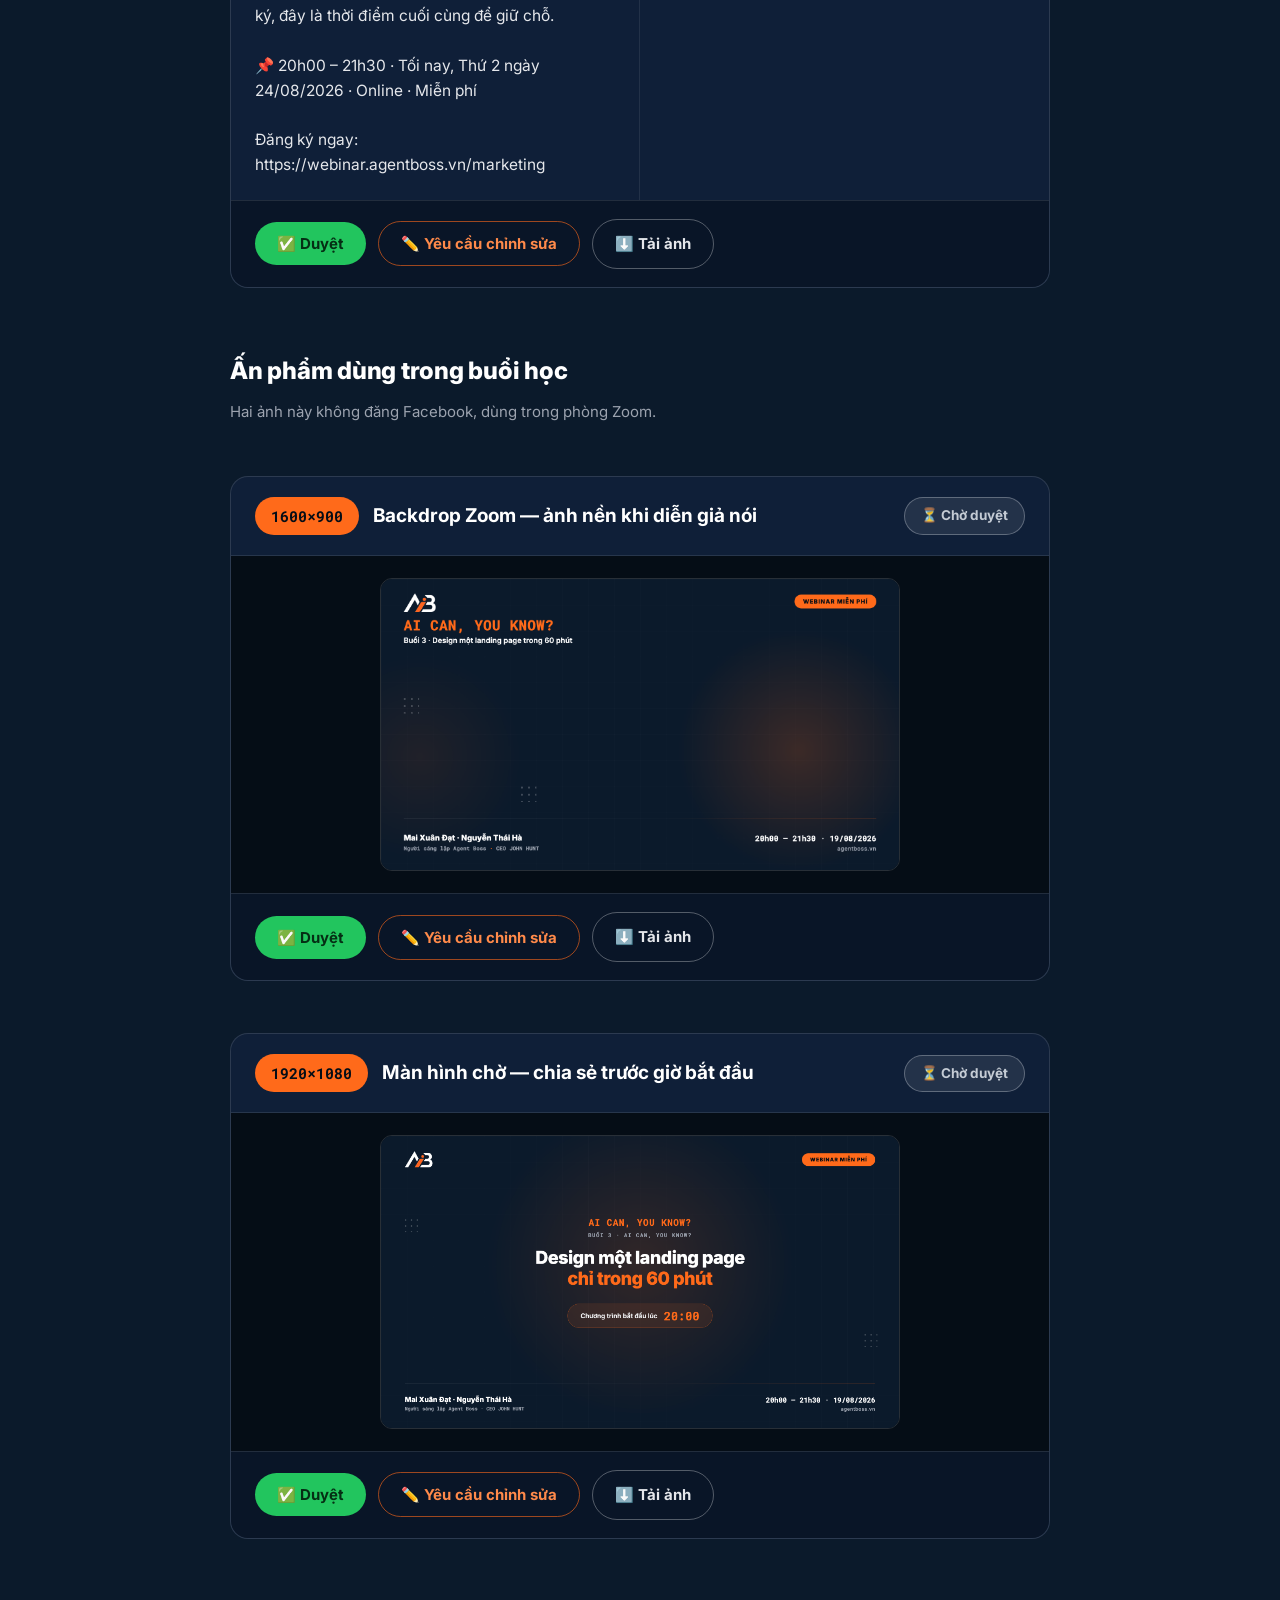
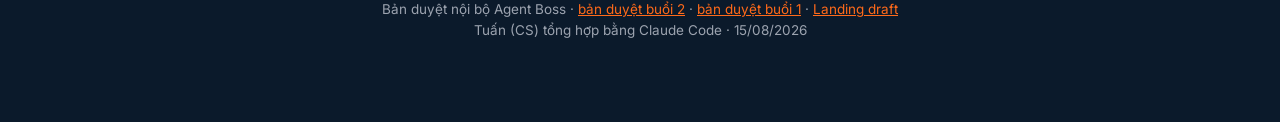
<file: duyet-social/index.html>
<!DOCTYPE html>
<html lang="vi">
<head>
<meta charset="UTF-8">
<meta name="viewport" content="width=device-width, initial-scale=1">
<meta name="robots" content="noindex">
<title>Duyệt content webinar BUỔI 3 — "Design một landing page trong 60 phút" (24/08)</title>
<link rel="preconnect" href="https://fonts.googleapis.com">
<link href="https://fonts.googleapis.com/css2?family=Inter:wght@400;600;700;800&family=Roboto+Mono:wght@600;700&display=swap" rel="stylesheet">
<style>
  :root{--navy:#0B1A2B;--deep:#050D16;--card:#0F1F38;--orange:#FF6A1A;--gray:#9CA3AF;--light:#E5E7EB}
  *{margin:0;padding:0;box-sizing:border-box}
  body{background:var(--navy);color:#fff;font-family:'Inter',sans-serif;line-height:1.6}
  .wrap{max-width:860px;margin:0 auto;padding:40px 20px 80px}
  .tag{display:inline-block;padding:8px 18px;border-radius:999px;background:rgba(255,106,26,.12);border:1.5px solid rgba(255,106,26,.55);color:var(--orange);font-weight:700;font-size:13px;letter-spacing:.12em;text-transform:uppercase}
  h1{margin-top:16px;font-size:clamp(24px,4.5vw,34px);font-weight:800;letter-spacing:-.01em}
  h1 .cam{color:var(--orange)}
  .note{margin-top:10px;color:var(--gray);font-size:15px}
  .note b{color:var(--light)}

  table{width:100%;margin-top:26px;border-collapse:collapse;font-size:15px}
  th,td{padding:12px 14px;text-align:left;border:1px solid rgba(255,255,255,.12)}
  th{background:var(--card);color:var(--orange);font-size:13px;letter-spacing:.08em;text-transform:uppercase}
  td{color:var(--light)}
  td .mono{font-family:'Roboto Mono',monospace;font-weight:700;color:#fff;white-space:nowrap}

  .flowbox{margin-top:26px;padding:20px 22px;border-radius:16px;background:var(--card);border:1px solid rgba(255,255,255,.12)}
  .flowbox .lb{font-size:12px;letter-spacing:.1em;text-transform:uppercase;color:var(--orange);font-weight:700}
  .flowbox p{margin-top:10px;font-family:'Roboto Mono',monospace;font-size:15px;color:var(--light)}
  .flowbox i{font-style:normal;color:var(--orange);font-weight:700}

  .post{margin-top:52px;background:var(--card);border:1px solid rgba(255,255,255,.12);border-radius:18px;overflow:hidden}
  .post-head{display:flex;align-items:center;gap:14px;flex-wrap:wrap;padding:20px 24px;border-bottom:1px solid rgba(255,255,255,.1)}
  .date{font-family:'Roboto Mono',monospace;font-weight:700;font-size:15px;color:var(--deep);background:var(--orange);padding:7px 16px;border-radius:999px;white-space:nowrap}
  .post-head h2{font-size:19px;font-weight:700}
  .cols{display:grid;grid-template-columns:1fr 1fr;gap:0}
  @media(max-width:760px){.cols{grid-template-columns:1fr}}
  .caption{padding:22px 24px;font-size:15.5px;color:var(--light);white-space:pre-wrap;border-right:1px solid rgba(255,255,255,.08)}
  @media(max-width:760px){.caption{border-right:none;border-bottom:1px solid rgba(255,255,255,.08)}}
  .img{padding:22px 24px;background:var(--deep);display:flex;align-items:flex-start;justify-content:center}
  .img img{width:100%;max-width:520px;border-radius:12px;border:1px solid rgba(255,255,255,.14)}
  .lbl{font-size:12px;letter-spacing:.1em;text-transform:uppercase;color:var(--orange);font-weight:700;padding:16px 24px 0}
  footer{margin-top:60px;color:var(--gray);font-size:13.5px;text-align:center}
  footer a{color:var(--orange)}

  .status{margin-left:auto;padding:7px 16px;border-radius:999px;font-size:13.5px;font-weight:700;white-space:nowrap}
  .status.cho{background:rgba(156,163,175,.15);border:1.5px solid rgba(156,163,175,.5);color:#C4CBD4}
  .status.ok{background:rgba(34,197,94,.15);border:1.5px solid rgba(34,197,94,.6);color:#4ADE80}
  .status.sua{background:rgba(255,106,26,.15);border:1.5px solid rgba(255,106,26,.6);color:#FF8A4A}
  .actions{display:flex;gap:12px;flex-wrap:wrap;align-items:center;padding:18px 24px;border-top:1px solid rgba(255,255,255,.1);background:rgba(5,13,22,.5)}
  .abtn{border:none;cursor:pointer;font-family:'Inter',sans-serif;font-size:15px;font-weight:700;padding:12px 22px;border-radius:999px}
  .abtn.duyet{background:#22C55E;color:#052e14}
  .abtn.sua{background:transparent;color:#FF8A4A;border:1.5px solid rgba(255,106,26,.6)}
  .abtn.tai{background:transparent;color:#E5E7EB;border:1.5px solid rgba(255,255,255,.3);text-decoration:none;display:inline-block}
  .abtn:disabled{opacity:.45;cursor:not-allowed}
  .cmtbox{display:none;padding:0 24px 20px;background:rgba(5,13,22,.5)}
  .cmtbox.open{display:block}
  .cmtbox textarea{width:100%;min-height:90px;background:var(--navy);border:1.5px solid rgba(255,255,255,.25);border-radius:12px;color:#fff;font-family:'Inter',sans-serif;font-size:15px;padding:12px 14px;resize:vertical}
  .cmtbox textarea:focus{outline:none;border-color:var(--orange)}
  .cmtrow{margin-top:10px;display:flex;gap:10px}
  .sentnote{padding:10px 24px 18px;background:rgba(5,13,22,.5);color:var(--gray);font-size:14px;display:none}
  .sentnote b{color:#FF8A4A}
  .reset{margin-left:8px;background:none;border:none;color:var(--gray);font-size:13px;cursor:pointer;text-decoration:underline}
</style>
</head>
<body>
<div class="wrap">
  <span class="tag">Bản duyệt nội bộ · Social plan buổi 3</span>
  <h1>3 bài Facebook giới thiệu webinar BUỔI 3<br><span class="cam">"Design một landing page chỉ trong 60 phút"</span> — lên sóng 24/08</h1>
  <p class="note">Kính gửi sếp Đạt duyệt <b>nội dung + hình + lịch đăng</b>. Người tổng hợp: <b>Tuấn (CS)</b> · 15/08/2026.</p>
  <p class="note" style="margin-top:14px">Buổi này có <b>2 diễn giả</b>: anh Mai Xuân Đạt và chị Nguyễn Thái Hà (CEO JOHN HUNT). Các bài xếp <b>đúng thứ tự đăng</b>, ảnh đánh số khớp số bài.</p>

  <table>
    <tr><th>Ngày đăng</th><th>Bài</th><th>Góc nội dung</th></tr>
    <tr><td class="mono"><span class="mono">T5 · 14/08</span></td><td>Bài 1 — Giới thiệu webinar</td><td>Vì sao làm landing page trước đây mất nhiều ngày (qua nhiều khâu, mỗi khâu một bộ phận) → bỏ lỡ thời điểm, không dám thử nhiều phương án</td></tr>
    <tr><td class="mono"><span class="mono">CN · 17/08</span></td><td>Bài 2 — Giới thiệu diễn giả</td><td>Anh Đạt (Google Marketing) × chị Thái Hà (CEO JOHN HUNT, Top 1 Content Creator LinkedIn VN, tự xây landing page dù không thuộc lĩnh vực thiết kế)</td></tr>
    <tr><td class="mono"><span class="mono">T2 · 24/08 sáng</span></td><td>Bài 3 — Last call</td><td>Chốt đăng ký trong ngày lên sóng, nhắc lại agenda + 2 diễn giả</td></tr>
  </table>

  <div class="post" data-post="Buổi 3 · Bài 1 — Giới thiệu webinar (14/08)" data-img="images/buoi3-post1.png" data-dl="buoi3-bai1-gioi-thieu.png">
    <div class="post-head"><span class="date">T5 · 14/08</span><h2>Bài 1 — Giới thiệu webinar</h2></div>
    <div class="cols">
      <div>
        <p class="lbl">Caption</p>
        <div class="caption">60 PHÚT: TỪ BRIEF ĐẾN MỘT LANDING PAGE HOÀN CHỈNH

Trước đây, để có một landing page hoàn chỉnh, chúng ta thường phải đi qua nhiều khâu: từ việc viết brief nội dung, thiết kế giao diện đến code landing page… Vấn đề là mỗi khâu này lại do một người hoặc một bộ phận phụ trách.

Hệ quả là để hoàn thành một landing page mất nhiều ngày khiến doanh nghiệp bỏ lỡ thời điểm, phòng marketing không dám thử nhiều phương án do tiêu tốn quá nhiều nguồn lực.

Buổi 3 của chuỗi webinar "AI CAN, YOU KNOW?" được tổ chức để giải quyết đúng nút thắt này. Toàn bộ quá trình trên được rút gọn xuống còn một buổi làm việc, và người thực hiện chính là bạn.

Agenda chương trình bao gồm:

🔥 Làm thế nào để có một landing page hấp dẫn, đúng đối tượng khách hàng mục tiêu.

🔥 Thiết kế landing page dựa trên brand guideline của chính bạn, có thể dùng được ngay không phải chỉnh sửa

🔥 Case thực tế từ chị Nguyễn Thái Hà, đã ứng dụng xây dựng chuỗi landing page về đào tạo.

Phần chia sẻ và demo do anh Mai Xuân Đạt - Founder Agent Boss, Founder SEONGON.

📌 THÔNG TIN SỰ KIỆN:
- Chủ đề: Design một landing page chỉ trong 60 phút
- Thuộc chuỗi webinar "AI CAN, YOU KNOW?"
- Diễn giả: Mai Xuân Đạt · Nguyễn Thái Hà
- Thời gian: 20h00 – 21h30, Thứ 2 ngày 24/08/2026
- Hình thức: Online · Miễn phí

Đăng ký giữ chỗ: https://webinar.agentboss.vn/marketing</div>
      </div>
      <div>
        <p class="lbl" style="background:#050D16">Visual</p>
        <div class="img"><img src="images/buoi3-post1.png" alt="Visual Bài 1 — Giới thiệu webinar"></div>
      </div>
    </div>
  </div>


  <div class="post" data-post="Buổi 3 · Bài 2 — Giới thiệu diễn giả (17/08)" data-img="images/buoi3-post2.png" data-dl="buoi3-bai2-dien-gia.png">
    <div class="post-head"><span class="date">CN · 17/08</span><h2>Bài 2 — Giới thiệu diễn giả</h2></div>
    <div class="cols">
      <div>
        <p class="lbl">Caption</p>
        <div class="caption">GIỚI THIỆU DIỄN GIẢ — WEBINAR "AI CAN, YOU KNOW?" BUỔI 3 | 20h00 NGÀY 24/08/2026

Buổi 3 của chuỗi webinar có sự tham gia của hai diễn giả: một chuyên gia đi đầu về nghiên cứu và ứng dụng Google Marketing tại Việt Nam, và một nữ CEO trong lĩnh vực tuyển dụng đã tự mình xây dựng landing page cho chương trình đào tạo riêng.

🎤 DIỄN GIẢ: MAI XUÂN ĐẠT — Người sáng lập Agent Boss

Anh Mai Xuân Đạt là Founder SEONGON, Founder John Academy, và là một trong những chuyên gia đi đầu về nghiên cứu và ứng dụng Google Marketing tại Việt Nam. Với nhiều năm làm digital marketing, anh hiểu rõ những nút thắt đang làm chậm tốc độ triển khai của các đội ngũ marketing, trong đó landing page là điểm nghẽn xuất hiện ở gần như mọi chiến dịch.

Trong buổi webinar này, anh Mai Xuân Đạt sẽ trình bày hai nội dung nền tảng. Thứ nhất là làm thế nào để có một landing page hấp dẫn và đúng đối tượng khách hàng mục tiêu của doanh nghiệp. Thứ hai là cách thiết kế landing page dựa trên brand guideline của chính bạn, để trang phản ánh đúng bộ nhận diện thương hiệu thay vì trở thành một mẫu chung mà doanh nghiệp nào cũng có thể sử dụng.

🎤 DIỄN GIẢ: NGUYỄN THÁI HÀ — CEO JOHN HUNT

Chị Nguyễn Thái Hà hiện đang là CEO tại JOHN HUNT, đồng thời là Nhà sáng tạo nội dung đa nền tảng với hơn 600.000 lượt theo dõi, tác giả cuốn sách "Tìm việc đúng cách - Không cần luồn lách". Chị đã được Favikon xếp hạng Top 1 Content Creator trên LinkedIn Việt Nam vào tháng 03/2024 và tháng 08/2024. Mặc dù không xuất phát từ lĩnh vực thiết kế hay lập trình, nhưng nhờ ứng dụng AI Agent chị Nguyễn Thái Hà đã tự xây dựng một hệ thống landing page hoàn chỉnh cho các chương trình đào tạo của mình: từ phần giới thiệu, thông tin, đăng ký khoá học đến phần thanh toán tự động, lấy phản hồi học viên v.v...

Trong buổi webinar, chị Nguyễn Thái Hà sẽ chia sẻ lại hành trình xây dựng landing page của mình, những kinh nghiệm để bất kỳ ai cũng có thể tự tin xây dựng landing page của riêng mình.

📌 Thời gian: 20h00 – 21h30, Thứ 2 ngày 24/08/2026 · Online · Miễn phí

Đăng ký giữ chỗ: https://webinar.agentboss.vn/marketing</div>
      </div>
      <div>
        <p class="lbl" style="background:#050D16">Visual</p>
        <div class="img"><img src="images/buoi3-post2.png" alt="Visual Bài 2 — Giới thiệu diễn giả"></div>
      </div>
    </div>
  </div>


  <div class="post" data-post="Buổi 3 · Bài 3 — Last call (24/08)" data-img="images/buoi3-post3.png" data-dl="buoi3-bai3-last-call.png">
    <div class="post-head"><span class="date">T2 · 24/08</span><h2>Bài 3 — Last call</h2></div>
    <div class="cols">
      <div>
        <p class="lbl">Caption</p>
        <div class="caption">20H00 TỐI NAY: DESIGN MỘT LANDING PAGE CHỈ TRONG 60 PHÚT

Buổi 3 của chuỗi webinar miễn phí "AI CAN, YOU KNOW?" sẽ lên sóng vào 20h00 tối nay với chủ đề: Design một landing page chỉ trong 60 phút.

Nếu bạn từng phải gác lại một ý tưởng vì thời gian thiết kế landing page quá lâu, hoặc vẫn phải thuê outsource để code landing page, thì 90 phút tối nay được thiết kế dành cho bạn.

Agenda chương trình bao gồm:

🔥 Làm thế nào để có một landing page hấp dẫn, đúng đối tượng khách hàng mục tiêu của doanh nghiệp

🔥 Thiết kế landing page dựa trên brand guideline của chính bạn

🔥 Chia sẻ case thực tế từ chị Nguyễn Thái Hà - CEO JOHN HUNT

🔥 Phần hỏi đáp trực tiếp cùng anh Mai Xuân Đạt và chị Nguyễn Thái Hà

Số lượng chỗ tham dự có giới hạn nhằm đảm bảo chất lượng của phần hỏi đáp. Nếu bạn chưa đăng ký, đây là thời điểm cuối cùng để giữ chỗ.

📌 20h00 – 21h30 · Tối nay, Thứ 2 ngày 24/08/2026 · Online · Miễn phí

Đăng ký ngay: https://webinar.agentboss.vn/marketing</div>
      </div>
      <div>
        <p class="lbl" style="background:#050D16">Visual</p>
        <div class="img"><img src="images/buoi3-post3.png" alt="Visual Bài 3 — Last call"></div>
      </div>
    </div>
  </div>


  <h1 style="font-size:24px;margin-top:64px">Ấn phẩm dùng trong buổi học</h1>
  <p class="note">Hai ảnh này không đăng Facebook, dùng trong phòng Zoom.</p>

  <div class="post" data-post="Buổi 3 · Backdrop Zoom" data-img="images/backdrop-zoom-buoi3.png" data-dl="buoi3-backdrop-zoom.png">
    <div class="post-head"><span class="date">1600×900</span><h2>Backdrop Zoom — ảnh nền khi diễn giả nói</h2></div>
    <div class="img" style="padding:22px 24px"><img src="images/backdrop-zoom-buoi3.png" alt="Backdrop Zoom buổi 3"></div>
  </div>

  <div class="post" data-post="Buổi 3 · Màn hình chờ" data-img="images/man-hinh-cho-buoi3.png" data-dl="buoi3-man-hinh-cho.png">
    <div class="post-head"><span class="date">1920×1080</span><h2>Màn hình chờ — chia sẻ trước giờ bắt đầu</h2></div>
    <div class="img" style="padding:22px 24px"><img src="images/man-hinh-cho-buoi3.png" alt="Màn hình chờ buổi 3"></div>
  </div>

  <footer>Bản duyệt nội bộ Agent Boss · <a href="buoi-2/">bản duyệt buổi 2</a> · <a href="buoi-1/">bản duyệt buổi 1</a> · <a href="../">Landing draft</a><br>Tuấn (CS) tổng hợp bằng Claude Code · 15/08/2026</footer>
</div>

<script>
// Kết quả duyệt gửi về "hòm thư" ntfy riêng của buổi 2 — Tuấn poll và báo lại trong Claude Code
var TOPIC = 'https://ntfy.sh/abs-duyet-webinar3-p6m2x9tb';

document.querySelectorAll('.post[data-post]').forEach(function(post){
  var name = post.dataset.post, key = 'duyet:' + name;
  var head = post.querySelector('.post-head');

  var chip = document.createElement('span');
  chip.className = 'status cho'; chip.textContent = '⏳ Chờ duyệt';
  head.appendChild(chip);

  var bar = document.createElement('div'); bar.className = 'actions';
  bar.innerHTML = '<button class="abtn duyet">✅ Duyệt</button>' +
    '<button class="abtn sua">✏️ Yêu cầu chỉnh sửa</button>' +
    '<a class="abtn tai" href="' + post.dataset.img + '" download="' + post.dataset.dl + '">⬇️ Tải ảnh</a>';
  post.appendChild(bar);

  var box = document.createElement('div'); box.className = 'cmtbox';
  box.innerHTML = '<textarea placeholder="Sếp ghi rõ cần sửa gì (nội dung / hình / lịch đăng)..."></textarea>' +
    '<div class="cmtrow"><button class="abtn duyet gui">Gửi yêu cầu</button><button class="abtn tai huy">Hủy</button></div>';
  post.appendChild(box);

  var note = document.createElement('div'); note.className = 'sentnote';
  post.appendChild(note);

  var bDuyet = bar.querySelector('.duyet'), bSua = bar.querySelector('.sua');
  var ta = box.querySelector('textarea'), bGui = box.querySelector('.gui'), bHuy = box.querySelector('.huy');

  function setState(st, cmt){
    if(st === 'ok'){ chip.className = 'status ok'; chip.textContent = '✅ Đã duyệt'; }
    else if(st === 'sua'){ chip.className = 'status sua'; chip.textContent = '✏️ Chờ chỉnh sửa'; }
    else { chip.className = 'status cho'; chip.textContent = '⏳ Chờ duyệt'; }
    bDuyet.disabled = (st !== 'cho'); bSua.disabled = (st !== 'cho');
    if(st === 'ok'){ note.style.display = 'block'; note.innerHTML = 'Đã gửi kết quả duyệt cho Tuấn. <button class="reset">đổi quyết định</button>'; }
    else if(st === 'sua' && cmt){ note.style.display = 'block'; note.innerHTML = '<b>Yêu cầu đã gửi:</b> ' + cmt.replace(/</g,'&lt;') + ' <button class="reset">đổi quyết định</button>'; }
    else { note.style.display = 'none'; note.innerHTML = ''; }
    var rs = note.querySelector('.reset');
    if(rs) rs.onclick = function(){ localStorage.removeItem(key); setState('cho'); };
  }

  function send(text, cb){
    fetch(TOPIC, {method:'POST', body: text}).then(function(r){ cb(r.ok); }).catch(function(){ cb(false); });
  }

  var saved = {};
  try{ saved = JSON.parse(localStorage.getItem(key) || '{}'); }catch(e){}
  setState(saved.st || 'cho', saved.cmt);

  bDuyet.onclick = function(){
    bDuyet.disabled = true; bDuyet.textContent = 'Đang gửi...';
    send('✅ DUYỆT — ' + name, function(ok){
      bDuyet.textContent = '✅ Duyệt';
      if(ok){ localStorage.setItem(key, JSON.stringify({st:'ok'})); setState('ok'); }
      else { alert('Gửi không thành công, sếp bấm thử lại giúp em.'); bDuyet.disabled = false; }
    });
  };
  bSua.onclick = function(){ box.classList.add('open'); ta.focus(); };
  bHuy.onclick = function(){ box.classList.remove('open'); };
  bGui.onclick = function(){
    var c = ta.value.trim();
    if(!c){ ta.focus(); return; }
    bGui.disabled = true; bGui.textContent = 'Đang gửi...';
    send('✏️ YÊU CẦU CHỈNH SỬA — ' + name + '\n' + c, function(ok){
      bGui.disabled = false; bGui.textContent = 'Gửi yêu cầu';
      if(ok){ localStorage.setItem(key, JSON.stringify({st:'sua', cmt:c})); box.classList.remove('open'); setState('sua', c); }
      else { alert('Gửi không thành công, sếp bấm thử lại giúp em.'); }
    });
  };
});
</script>
<!-- nguon: team-kit/F-cho-cs-tuan/webinar-ai-agent-marketing/web/ -->
</body>
</html>
</file>
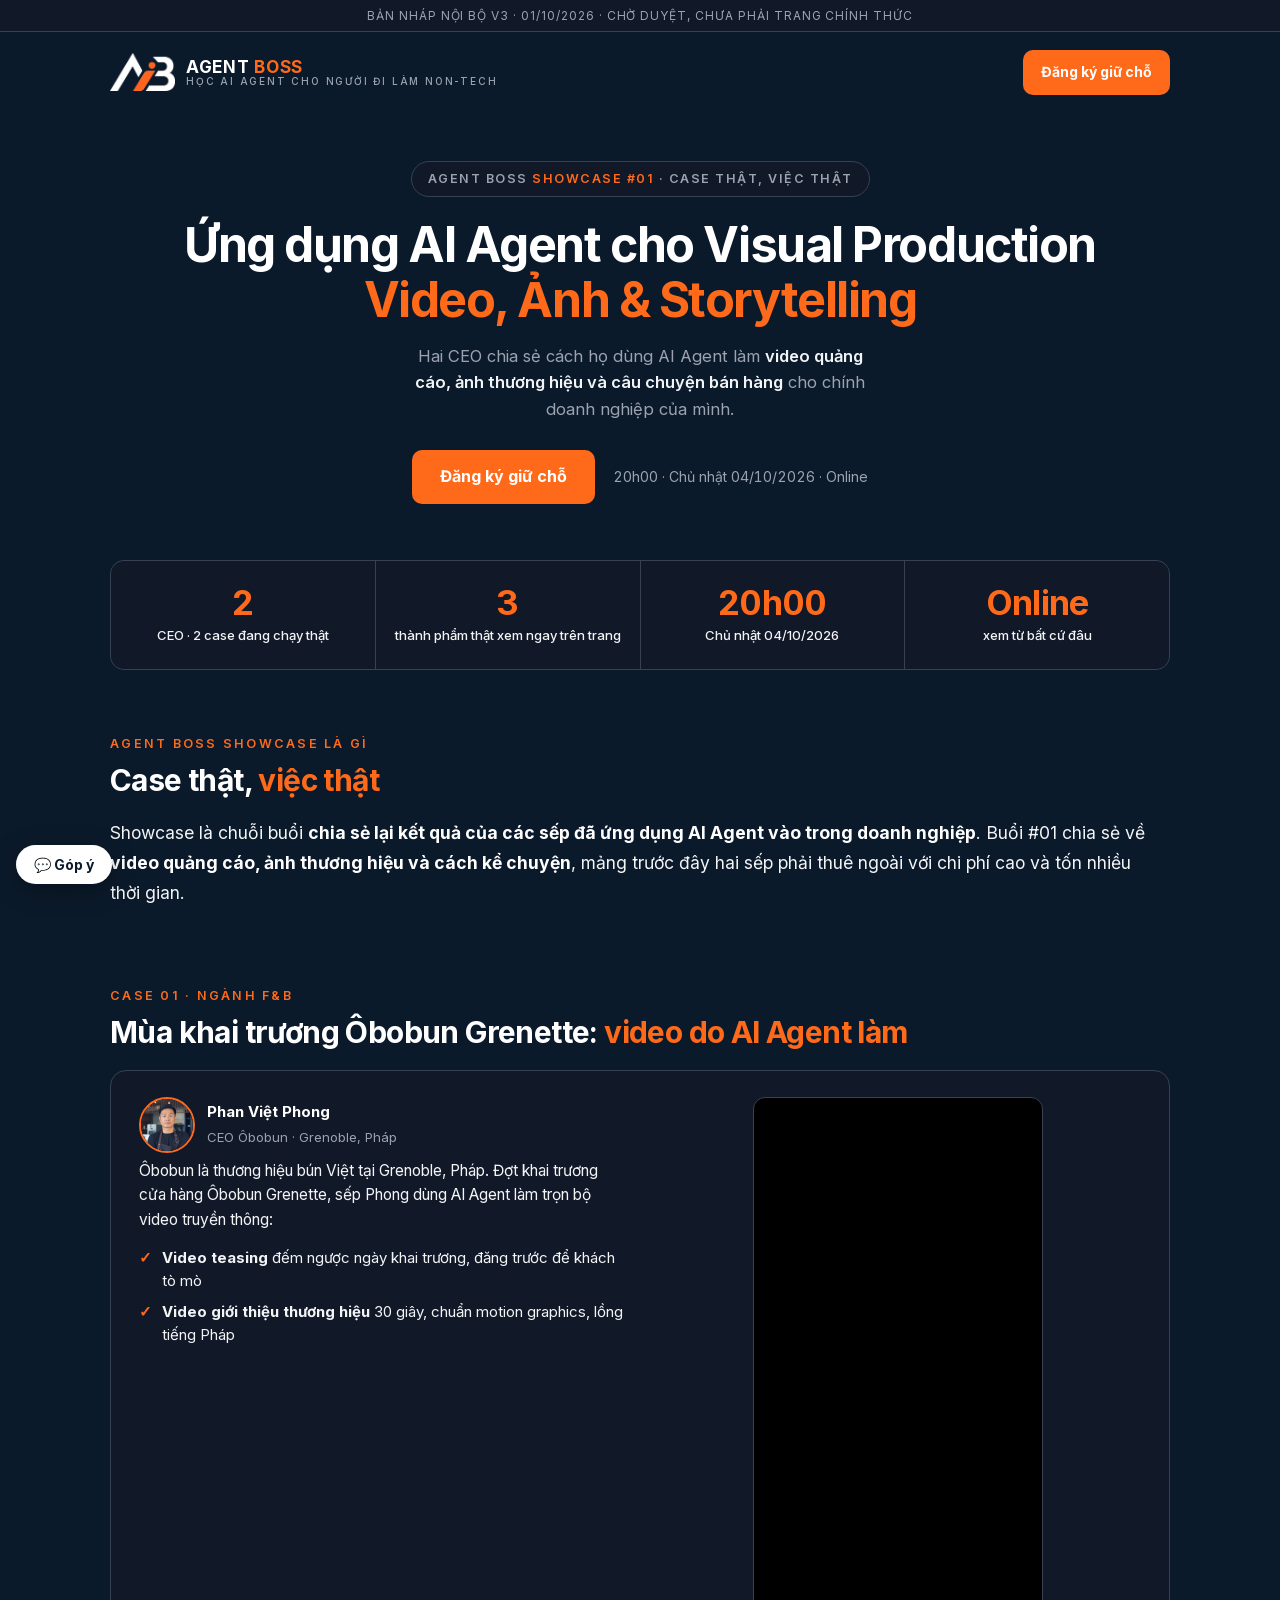
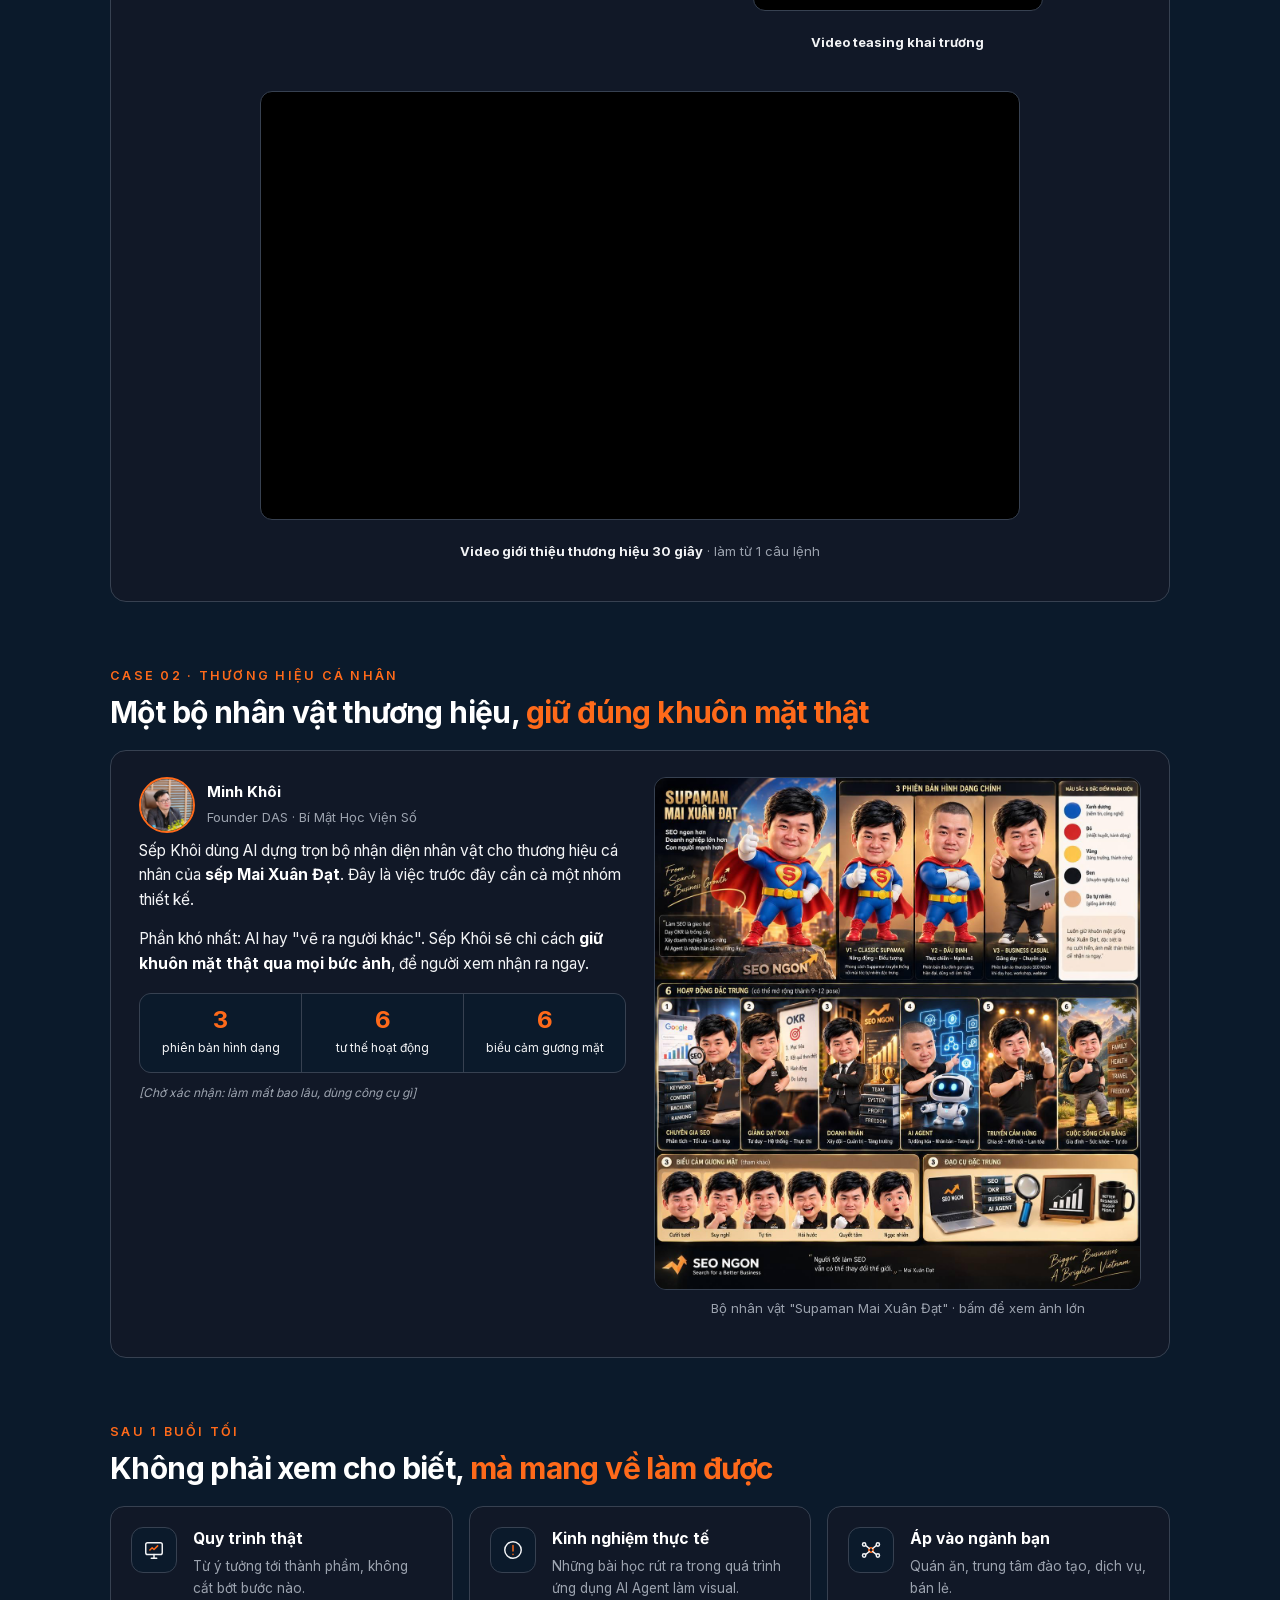
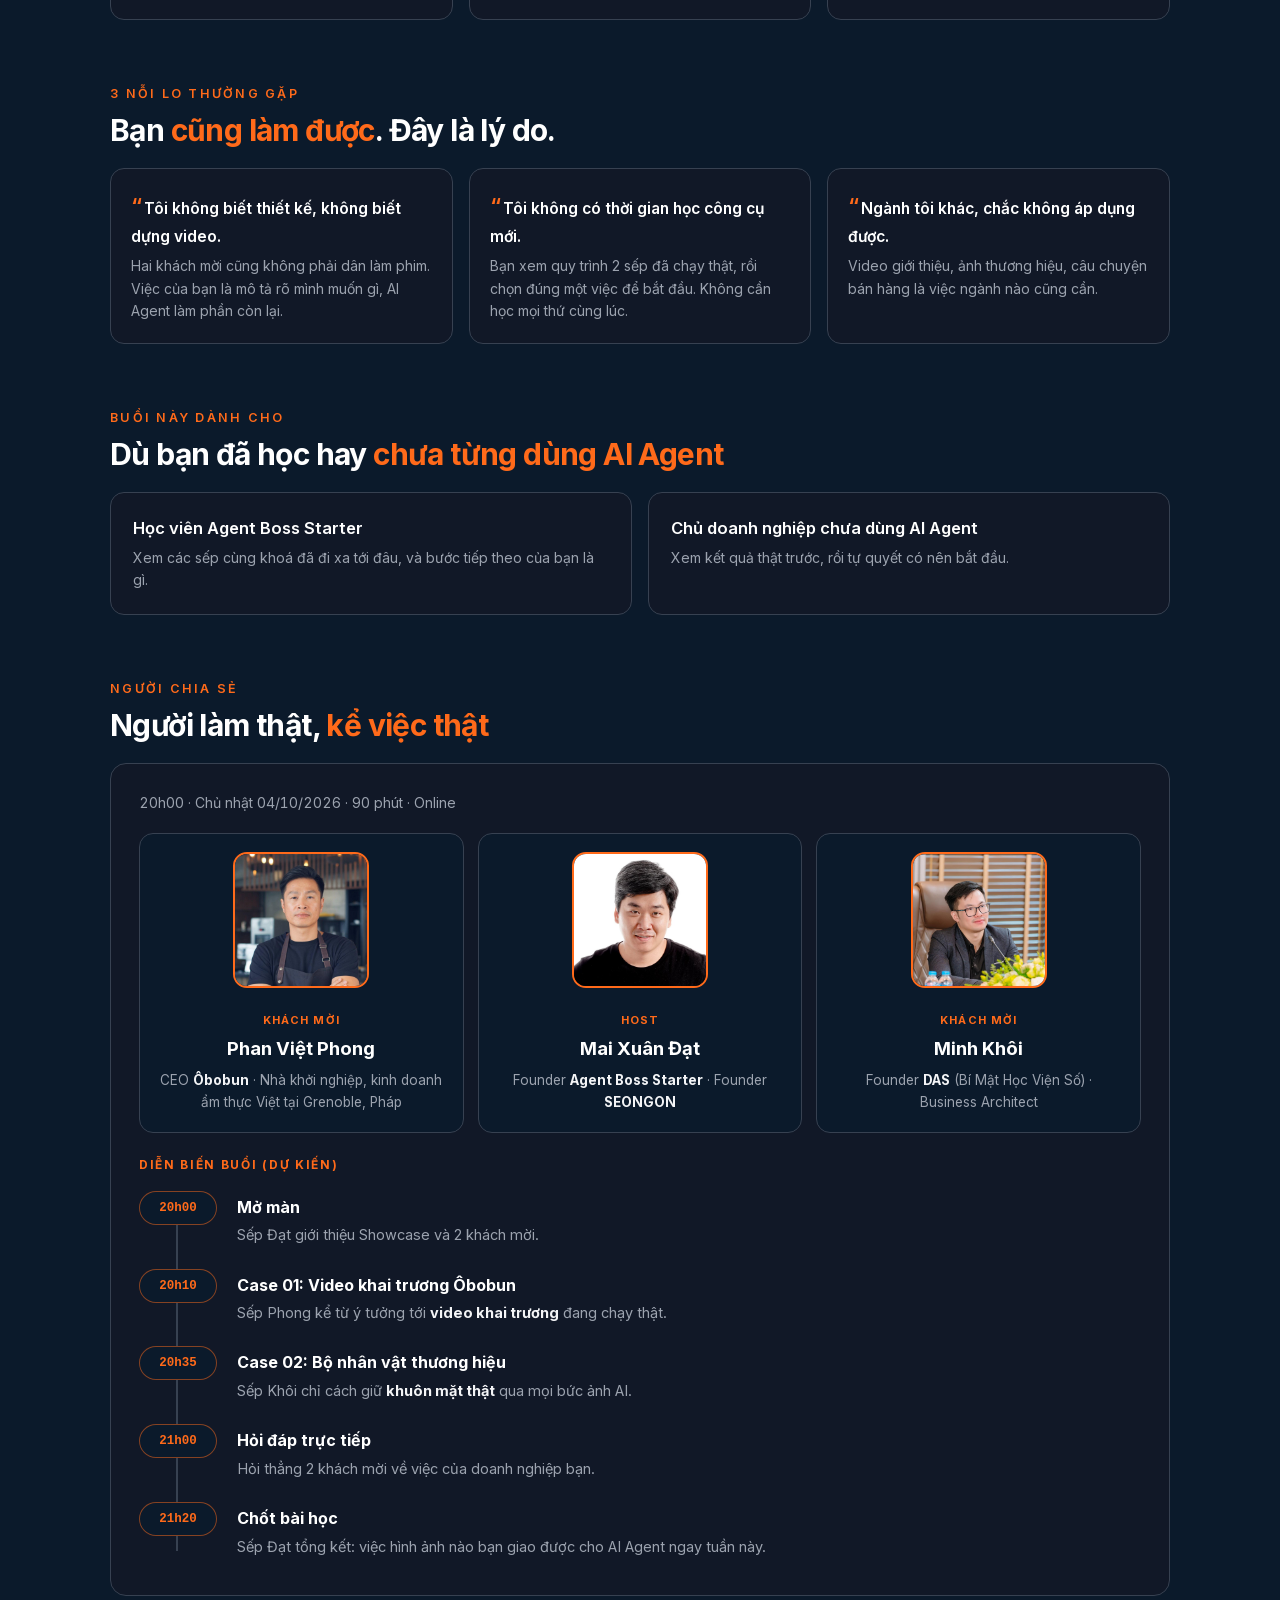
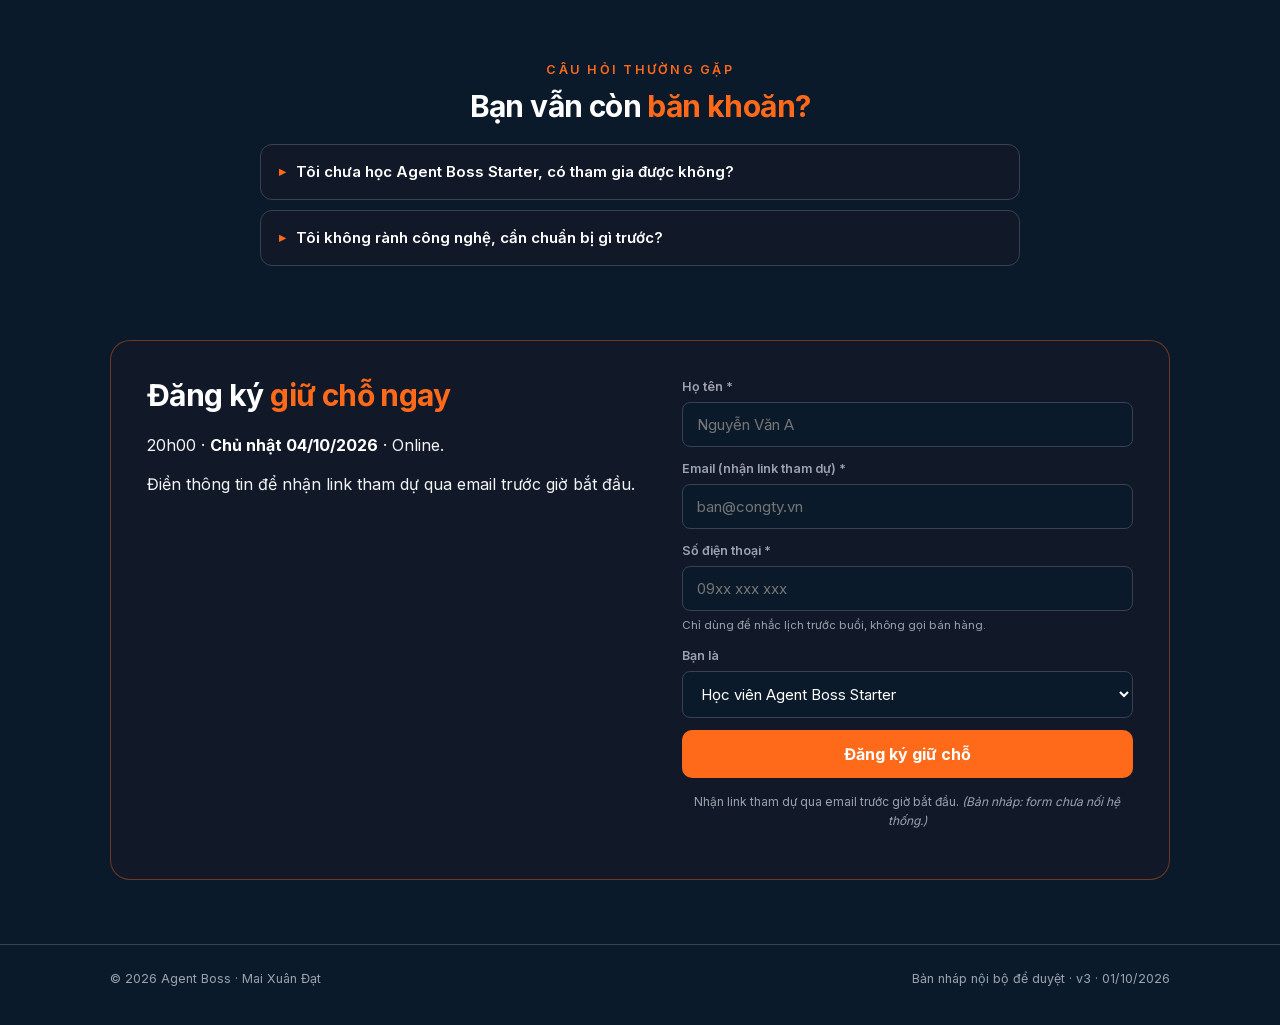
<file: showcase-01/index.html>
<!DOCTYPE html>
<html lang="vi">
<head>
<meta charset="utf-8">
<meta name="viewport" content="width=device-width, initial-scale=1">
<title>Agent Boss Showcase #01 — Ứng dụng AI Agent cho Visual Production</title>
<link rel="stylesheet" href="fonts/inter.css">
<style>
  /* ==== Agent Boss design tokens (canonical: E-cho-designer-quang/tokens.json) ==== */
  :root{
    --agent-dark:#0B1A2B;
    --white:#FFFFFF;
    --boss-orange:#FF6A1A;
    --ink-900:#111827;
    --ink-700:#374151;
    --ink-500:#9CA3AF;
    --ink-100:#F3F4F6;
    --font:'Inter',Arial,sans-serif;
    --mono:'Roboto Mono',monospace;
  }
  html{scroll-behavior:smooth}
  body{
    margin:0;background:var(--agent-dark);color:var(--white);
    font-family:var(--font);font-size:16px;line-height:1.6;
    -webkit-font-smoothing:antialiased;overflow-x:hidden;
  }
  .wrap{max-width:1060px;margin:0 auto;padding:0 22px}
  a{color:inherit}
  .t-orange{color:var(--boss-orange)}

  .draft{
    background:var(--ink-900);border-bottom:1px solid var(--ink-700);
    text-align:center;font-size:12px;color:var(--ink-500);
    padding:6px 16px;letter-spacing:.08em;text-transform:uppercase;
  }

  /* ==== Header ==== */
  header.site{display:flex;align-items:center;justify-content:space-between;padding:18px 0;gap:12px}
  .logo-lockup{display:flex;align-items:center;gap:11px}
  .logo-lockup img{height:38px;width:auto;display:block}
  .wordmark{font-weight:800;letter-spacing:.04em;font-size:17px;line-height:1.1}
  .wordmark .b{color:var(--boss-orange)}
  .wordmark small{display:block;font-weight:500;font-size:10px;letter-spacing:.18em;color:var(--ink-500)}
  .btn{
    display:inline-block;background:var(--boss-orange);color:var(--white);
    font-weight:700;text-decoration:none;border:none;cursor:pointer;
    padding:14px 28px;border-radius:10px;font-size:16px;font-family:var(--font);
    text-align:center;
  }
  .btn:hover{filter:brightness(1.07)}
  .btn:focus-visible{outline:3px solid var(--white);outline-offset:2px}
  .btn.small{padding:11px 18px;font-size:14px;white-space:nowrap}

  /* ==== Hero ==== */
  .hero{display:grid;grid-template-columns:1.05fr .95fr;gap:44px;align-items:center;padding:40px 0 56px}
  .pill{
    display:inline-block;background:var(--ink-900);border:1px solid var(--ink-700);
    border-radius:999px;padding:7px 16px;font-size:12.5px;font-weight:600;
    letter-spacing:.12em;text-transform:uppercase;color:var(--ink-500);margin:0 0 20px;
  }
  .pill b{color:var(--boss-orange);font-weight:600}
  /* Quy tắc cứng #2: các dòng headline CÙNG size, 1 dòng đổi màu cam */
  h1{
    font-size:clamp(30px,4.4vw,48px);font-weight:700;letter-spacing:-0.03em;
    line-height:1.15;margin:0 0 16px;text-wrap:balance;
  }
  .hero-sub{color:var(--ink-500);font-size:16.5px;max-width:46ch;margin:0 0 28px;text-wrap:pretty}
  .hero-sub b{color:var(--ink-100);font-weight:600}
  .hero-cta{display:flex;align-items:center;gap:18px;flex-wrap:wrap}
  .hero-meta{font-size:14px;color:var(--ink-500);font-variant-numeric:tabular-nums}

  /* ==== Hero visual: khung chat giao việc cho Agent ==== */
  .demo-shell{position:relative}
  .demo-glow{ /* quy tắc #8: cam 8-18%, blur mạnh, sau khối, không phủ chữ */
    position:absolute;inset:-8%;border-radius:24px;
    background:radial-gradient(circle,rgba(255,106,26,.14) 0%,rgba(255,106,26,0) 70%);
    filter:blur(34px);pointer-events:none;
  }
  .demo-win{
    position:relative;background:var(--ink-900);border:1px solid var(--ink-700);
    border-radius:16px;overflow:hidden;
  }
  .demo-bar{
    display:flex;align-items:center;gap:8px;padding:11px 16px;
    background:var(--agent-dark);border-bottom:1px solid var(--ink-700);
  }
  .dot{width:10px;height:10px;border-radius:50%;background:var(--ink-700)}
  .demo-title{margin-left:6px;font-size:12.5px;color:var(--ink-500);font-weight:600}
  .demo-body{padding:18px;display:grid;gap:12px}
  .msg-you{
    justify-self:end;max-width:85%;
    background:var(--ink-700);border-radius:14px 14px 4px 14px;
    padding:10px 14px;font-size:14px;line-height:1.45;
  }
  .msg-tag{display:block;font-size:10.5px;letter-spacing:.12em;color:var(--ink-500);font-weight:700;margin-bottom:2px}
  .agent-log{
    justify-self:start;max-width:92%;width:100%;
    background:var(--agent-dark);border:1px solid var(--ink-700);
    border-radius:14px 14px 14px 4px;padding:12px 14px;
    display:grid;gap:8px;
  }
  .step{
    font-family:var(--mono);font-size:12.5px;color:var(--ink-100);
    display:flex;gap:9px;align-items:baseline;
    opacity:0;animation:fadeUp .45s forwards;
  }
  .step .ck{color:var(--boss-orange);font-weight:700}
  .step small{color:var(--ink-500)}
  .step:nth-child(2){animation-delay:.5s}
  .step:nth-child(3){animation-delay:1s}
  .step:nth-child(4){animation-delay:1.5s}
  .step.done{
    font-family:var(--font);font-size:13px;font-weight:700;color:var(--white);
    border-top:1px solid var(--ink-700);padding-top:10px;margin-top:2px;
    animation-delay:2s;
  }
  .step.done b{color:var(--boss-orange)}
  @keyframes fadeUp{from{opacity:0;transform:translateY(5px)}to{opacity:1;transform:none}}
  @media (prefers-reduced-motion: reduce){
    html{scroll-behavior:auto}
    .step{animation:none;opacity:1;transform:none}
  }

  /* ==== Stats strip ==== */
  .stats{
    display:grid;grid-template-columns:repeat(4,1fr);gap:1px;background:var(--ink-700);
    border:1px solid var(--ink-700);border-radius:14px;overflow:hidden;margin-bottom:8px;
  }
  .stat{background:var(--ink-900);padding:22px 14px;text-align:center}
  .stat b{
    display:block;font-size:34px;font-weight:700;letter-spacing:-0.02em;
    font-variant-numeric:tabular-nums;color:var(--boss-orange); /* Tier 1: số liệu = cam */
    line-height:1.15;
  }
  .stat span{font-size:13px;color:var(--ink-100);font-weight:500}

  /* ==== Sections ==== */
  section{padding:56px 0 8px}
  .sec-eyebrow{
    font-size:12.5px;font-weight:600;letter-spacing:.18em;text-transform:uppercase;
    color:var(--boss-orange);margin:0 0 8px;
  }
  h2{
    font-size:clamp(22px,3vw,30px);font-weight:700;letter-spacing:-0.02em;
    line-height:1.2;margin:0 0 20px;text-wrap:balance;
  }
  .prose p{margin:0 0 14px;color:var(--ink-100);text-wrap:pretty}
  .prose p b{color:var(--white)}
  .prose-full p{font-size:17.5px;line-height:1.7}

  .cards3{display:grid;grid-template-columns:repeat(3,1fr);gap:16px;margin-top:6px}
  .card{background:var(--ink-900);border:1px solid var(--ink-700);border-radius:14px;padding:20px}
  .card h3{margin:0 0 6px;font-size:16.5px;font-weight:600}
  .card p{margin:0;font-size:14px;color:var(--ink-500)}
  .note{font-size:13.5px;color:var(--ink-500);font-style:italic;margin-top:16px}

  /* ==== Benefits: 2x2 card + icon ==== */
  .benefits{display:grid;grid-template-columns:repeat(2,1fr);gap:16px;margin-top:6px}
  .benefit{
    background:var(--ink-900);border:1px solid var(--ink-700);border-radius:14px;
    padding:20px;display:flex;gap:16px;align-items:flex-start;
  }
  .b-icon{
    flex:0 0 44px;width:44px;height:44px;border-radius:12px;
    background:var(--agent-dark);border:1px solid var(--ink-700);
    display:flex;align-items:center;justify-content:center;
  }
  .b-icon svg{width:22px;height:22px;stroke:var(--ink-100);stroke-width:1.6;fill:none;stroke-linecap:round;stroke-linejoin:round}
  .b-icon .accent{stroke:var(--boss-orange)}
  .benefit h3{margin:0 0 4px;font-size:15.5px;font-weight:700}
  .benefit p{margin:0;font-size:13.5px;color:var(--ink-500)}

  /* ==== Tabs 4 buổi ==== */
  .tabs{display:flex;gap:10px;margin-bottom:16px;overflow-x:auto;padding-bottom:4px}
  .tab{
    flex:1;min-width:170px;background:var(--ink-900);border:1px solid var(--ink-700);
    border-radius:12px;padding:13px 16px;cursor:pointer;text-align:left;
    font-family:var(--font);color:var(--ink-500);
  }
  .tab b{display:block;font-size:12px;letter-spacing:.12em;font-weight:700;margin-bottom:3px;color:var(--ink-500)}
  .tab span{font-size:14px;font-weight:600;color:var(--ink-100);line-height:1.3;display:block}
  .tab:hover{border-color:var(--ink-500)}
  .tab[aria-selected="true"]{border-color:var(--boss-orange);background:var(--ink-900)}
  .tab[aria-selected="true"] b{color:var(--boss-orange)}
  .tab[aria-selected="true"] span{color:var(--white)}
  .tab:focus-visible{outline:2px solid var(--boss-orange);outline-offset:2px}
  .panel{display:none}
  .panel.active{display:block}

  .session{
    background:var(--ink-900);border:1px solid var(--ink-700);border-radius:16px;
    padding:26px 28px;
  }
  .s-meta{font-size:14px;color:var(--ink-500);font-variant-numeric:tabular-nums}
  .session h3{font-size:clamp(20px,2.6vw,25px);font-weight:700;letter-spacing:-0.01em;margin:8px 0 14px;line-height:1.3}
  .sp-strip{display:grid;grid-template-columns:1fr 1fr;gap:14px;margin:18px 0 4px}
  .sp{display:flex;gap:18px;align-items:center;background:var(--agent-dark);border:1px solid var(--ink-700);border-radius:14px;padding:18px}
  .sp img{width:150px;height:150px;border-radius:14px;object-fit:cover;object-position:top;flex:none;border:2px solid var(--boss-orange)}
  .sp-role{display:inline-block;font-size:11px;font-weight:700;letter-spacing:.1em;text-transform:uppercase;color:var(--boss-orange)}
  .sp h4{margin:2px 0 7px;font-size:18.5px;font-weight:700;color:var(--white)}
  .sp p{margin:0;font-size:13.5px;color:var(--ink-500);line-height:1.6}
  .sp p b{color:var(--ink-100)}
  .sp-tba{justify-content:center;border-style:dashed;color:var(--ink-500);font-size:14px;min-height:70px}
  .agenda-label{margin:22px 0 6px;font-size:12px;font-weight:700;letter-spacing:.14em;color:var(--boss-orange);text-transform:uppercase}
  .agenda{position:relative}
  .agenda::before{content:'';position:absolute;left:37px;top:18px;bottom:18px;width:2px;background:var(--ink-700)}
  .a-item{position:relative;display:flex;gap:20px;padding:11px 0;align-items:flex-start}
  .a-time{position:relative;z-index:1;flex:0 0 76px;text-align:center;font-family:var(--mono);font-size:12.5px;font-weight:700;color:var(--boss-orange);background:var(--agent-dark);border:1px solid rgba(255,106,26,.5);border-radius:999px;padding:6px 0;font-variant-numeric:tabular-nums}
  .a-body{padding-top:4px}
  .a-body b{font-size:16px;color:var(--white);line-height:1.4}
  .a-body p{margin:3px 0 0;font-size:14.5px;color:var(--ink-500);line-height:1.6}
  .a-body p b{font-size:inherit;color:var(--ink-100)}
  .loi-ich{
    margin:16px 0 0;padding:13px 17px;border-left:3px solid var(--boss-orange);
    background:var(--agent-dark);border-radius:0 10px 10px 0;
    font-size:15px;color:var(--ink-100);
  }
  .loi-ich b{color:var(--white)}

  /* ==== FAQ (căn giữa cột) ==== */
  .faq-sec{text-align:center}
  .faq-list{max-width:760px;margin:0 auto;text-align:left}
  details{
    background:var(--ink-900);border:1px solid var(--ink-700);border-radius:12px;
    margin-bottom:10px;
  }
  summary{
    cursor:pointer;padding:15px 18px;font-weight:600;font-size:15px;list-style:none;
    display:flex;align-items:center;gap:10px;
  }
  summary::before{content:"▸";color:var(--boss-orange);font-size:13px;transition:transform .15s}
  details[open] summary::before{transform:rotate(90deg)}
  summary:focus-visible{outline:2px solid var(--boss-orange);outline-offset:2px;border-radius:12px}
  details p{margin:0;padding:0 18px 15px 40px;font-size:14.5px;color:var(--ink-500);text-wrap:pretty}

  /* ==== CTA / form ==== */
  .cta-box{
    background:var(--ink-900);border:1px solid rgba(255,106,26,.4);border-radius:20px;
    padding:36px;display:grid;grid-template-columns:1.05fr .95fr;gap:36px;align-items:start;
  }
  .cta-box .prose{max-width:none}
  .gift-list{
    margin:16px 0 0;padding:16px 20px;background:var(--agent-dark);
    border:1px solid var(--ink-700);border-radius:12px;font-size:14px;color:var(--ink-100);
  }
  .gift-list ol{margin:8px 0 0;padding-left:20px;display:grid;gap:5px}
  form{display:grid;gap:12px}
  label{font-size:12.5px;font-weight:600;color:var(--ink-500);display:grid;gap:5px}
  .hint{font-weight:400;font-size:11.5px;color:var(--ink-500)}
  input,select{
    background:var(--agent-dark);border:1px solid var(--ink-700);border-radius:8px;
    color:var(--white);padding:12px 14px;font-size:15px;font-family:var(--font);width:100%;box-sizing:border-box;
  }
  input:focus-visible,select:focus-visible{outline:2px solid var(--boss-orange);outline-offset:1px;border-color:var(--boss-orange)}
  form .btn{width:100%}
  .form-note{font-size:12px;color:var(--ink-500);margin-top:2px;text-align:center}

  footer{
    border-top:1px solid var(--ink-700);padding:24px 0 36px;margin-top:56px;
    font-size:12.5px;color:var(--ink-500);
  }
  footer .wrap{display:flex;justify-content:space-between;gap:14px;flex-wrap:wrap}

  /* ==== Sticky CTA mobile ==== */
  .sticky-cta{display:none}

  @media (max-width:860px){
    .hero{grid-template-columns:1fr;gap:36px;padding-top:24px}
    .stats{grid-template-columns:repeat(2,1fr)}
    .cards3{grid-template-columns:1fr}
    .sp-strip{grid-template-columns:1fr}
    .sp img{width:104px;height:104px}
    .benefits{grid-template-columns:1fr}
    .cta-box{grid-template-columns:1fr;padding:24px}
    .tabs{margin-left:-22px;margin-right:-22px;padding-left:22px;padding-right:22px}
    .tab{min-width:150px;flex:0 0 auto}
    .session{padding:20px}
    .a-time{flex-basis:62px;font-size:11.5px}
    .agenda::before{left:30px}
    .wordmark small{display:none}
    body{padding-bottom:66px}
    .sticky-cta{
      display:block;position:fixed;bottom:0;left:0;right:0;z-index:10;
      padding:10px 16px;background:rgba(11,26,43,.96);border-top:1px solid var(--ink-700);
    }
    .sticky-cta .btn{width:100%;box-sizing:border-box;padding:13px}
  }

  /* ==== Showcase #01: khối case nhúng thành phẩm ==== */
  .case{background:var(--ink-900);border:1px solid var(--ink-700);border-radius:16px;padding:26px 28px}
  .case-grid{display:grid;grid-template-columns:1fr 1fr;gap:28px;align-items:start}
  .case h3{font-size:clamp(20px,2.6vw,25px);font-weight:700;letter-spacing:-0.01em;margin:6px 0 12px;line-height:1.3}
  .case .prose p{font-size:15.5px}
  .who{display:flex;gap:12px;align-items:center;margin-bottom:6px}
  .who img{width:52px;height:52px;border-radius:50%;object-fit:cover;object-position:top;border:2px solid var(--boss-orange)}
  .who b{display:block;font-size:15px}
  .who span{font-size:13px;color:var(--ink-500)}
  .ticks{list-style:none;margin:14px 0 0;padding:0;display:grid;gap:9px}
  .ticks li{display:flex;gap:10px;font-size:15px;color:var(--ink-100);line-height:1.5}
  .ticks li::before{content:"✓";color:var(--boss-orange);font-weight:700}
  .prompt{margin-top:16px;background:var(--agent-dark);border:1px solid var(--ink-700);border-radius:12px;padding:14px 16px}
  .prompt .lbl{font-size:10.5px;letter-spacing:.14em;font-weight:700;color:var(--ink-500)}
  .prompt code{display:block;margin-top:6px;font-family:var(--mono);font-size:12.5px;color:var(--ink-100);line-height:1.6;white-space:normal}
  .prompt .vi{margin:8px 0 0;font-size:13px;color:var(--ink-500)}
  .hero-center{grid-template-columns:1fr;text-align:center;justify-items:center;padding:48px 0 56px}
  .hero-center .hero-sub{margin-left:auto;margin-right:auto}
  .hero-center .hero-cta{justify-content:center}
  .nowrap{white-space:nowrap}
  .benefits-3{grid-template-columns:repeat(3,1fr)}
  .reel-v{max-width:290px;margin:0 auto;width:100%}
  .reel-h{max-width:760px;margin:26px auto 0}
  .reel-h .reel-frame{aspect-ratio:16/9}
  .reel{display:grid;gap:8px}
  .reel-frame{position:relative;aspect-ratio:9/16;border-radius:12px;overflow:hidden;background:#000;border:1px solid var(--ink-700)}
  .reel-frame iframe{position:absolute;inset:0;width:100%;height:100%;border:0}
  .reel-cap{font-size:13px;color:var(--ink-500);text-align:center}
  .reel-cap b{color:var(--ink-100)}
  .shot{display:block;border-radius:12px;overflow:hidden;border:1px solid var(--ink-700)}
  .shot img{display:block;width:100%;height:auto}
  .shot-cap{margin-top:8px;font-size:13px;color:var(--ink-500);text-align:center}
  .mini-stats{display:grid;grid-template-columns:repeat(3,1fr);gap:1px;background:var(--ink-700);border:1px solid var(--ink-700);border-radius:12px;overflow:hidden;margin-top:16px}
  .mini-stats div{background:var(--agent-dark);padding:12px 8px;text-align:center}
  .mini-stats b{display:block;font-size:24px;color:var(--boss-orange);line-height:1.2}
  .mini-stats span{font-size:12px;color:var(--ink-100)}
  .qa{display:grid;grid-template-columns:repeat(3,1fr);gap:16px}
  .qa .card h3{font-size:15.5px;color:var(--white)}
  .qa .card h3::before{content:"“";color:var(--boss-orange);font-size:22px;margin-right:2px}
  .cards2{display:grid;grid-template-columns:1fr 1fr;gap:16px}
  .cards2 .card{padding:22px}
  .sp3{grid-template-columns:repeat(3,1fr)}
  .sp3 .sp{flex-direction:column;text-align:center;align-items:center}
  .sp3 .sp img{width:132px;height:132px}
  .draft-flag{font-size:12px;color:var(--ink-500);font-style:italic;margin:10px 0 0}
  @media (max-width:860px){
    .case{padding:20px}
    .case-grid,.cards2,.qa,.sp3,.benefits-3{grid-template-columns:1fr}
    .nowrap{white-space:normal}
  }
</style>
</head>
<body>

<div class="draft">Bản nháp nội bộ v3 · 01/10/2026 · chờ duyệt, chưa phải trang chính thức</div>

<div class="wrap">

  <!-- ===== HEADER ===== -->
  <header class="site">
    <div class="logo-lockup">
      <img src="images/logo.png" alt="Logo Agent Boss">
      <div class="wordmark">AGENT <span class="b">BOSS</span>
        <small>HỌC AI AGENT CHO NGƯỜI ĐI LÀM NON-TECH</small>
      </div>
    </div>
    <a class="btn small" href="#dang-ky">Đăng ký giữ chỗ</a>
  </header>

  <!-- ===== HERO ===== -->
  <div class="hero hero-center">
    <div>
      <span class="pill">Agent Boss <b>Showcase #01</b> · Case thật, việc thật</span>
      <h1>Ứng dụng AI Agent cho Visual Production<br>
          <span class="t-orange nowrap">Video, Ảnh &amp; Storytelling</span></h1>
      <p class="hero-sub">Hai CEO chia sẻ cách họ dùng AI Agent làm <b>video quảng cáo, ảnh thương hiệu và câu chuyện bán hàng</b> cho chính doanh nghiệp của mình.</p>
      <div class="hero-cta">
        <a class="btn" href="#dang-ky">Đăng ký giữ chỗ</a>
        <span class="hero-meta">20h00 · Chủ nhật 04/10/2026 · Online</span>
      </div>
    </div>
  </div>

  <!-- ===== STATS ===== -->
  <div class="stats">
    <div class="stat"><b>2</b><span>CEO · 2 case đang chạy thật</span></div>
    <div class="stat"><b>3</b><span>thành phẩm thật xem ngay trên trang</span></div>
    <div class="stat"><b>20h00</b><span>Chủ nhật 04/10/2026</span></div>
    <div class="stat"><b>Online</b><span>xem từ bất cứ đâu</span></div>
  </div>

  <!-- ===== GIỚI THIỆU ===== -->
  <section>
    <p class="sec-eyebrow">Agent Boss Showcase là gì</p>
    <h2>Case thật, <span class="t-orange">việc thật</span></h2>
    <div class="prose prose-full">
      <p>Showcase là chuỗi buổi <b>chia sẻ lại kết quả của các sếp đã ứng dụng AI Agent vào trong doanh nghiệp</b>. Buổi #01 chia sẻ về <b>video quảng cáo, ảnh thương hiệu và cách kể chuyện</b>, mảng trước đây hai sếp phải thuê ngoài với chi phí cao và tốn nhiều thời gian.</p>
    </div>
  </section>

  <!-- ===== CASE 01: SẾP PHONG ===== -->
  <section id="case-phong">
    <p class="sec-eyebrow">Case 01 · Ngành F&amp;B</p>
    <h2>Mùa khai trương Ôbobun Grenette: <span class="t-orange">video do AI Agent làm</span></h2>
    <div class="case">
      <div class="case-grid">
        <div>
          <div class="who">
            <img src="images/phan-viet-phong.jpg" alt="Phan Việt Phong">
            <div><b>Phan Việt Phong</b><span>CEO Ôbobun · Grenoble, Pháp</span></div>
          </div>
          <div class="prose">
            <p>Ôbobun là thương hiệu bún Việt tại Grenoble, Pháp. Đợt khai trương cửa hàng Ôbobun Grenette, sếp Phong dùng AI Agent làm trọn bộ video truyền thông:</p>
          </div>
          <ul class="ticks">
            <li><span><b>Video teasing</b> đếm ngược ngày khai trương, đăng trước để khách tò mò</span></li>
            <li><span><b>Video giới thiệu thương hiệu</b> 30 giây, chuẩn motion graphics, lồng tiếng Pháp</span></li>
          </ul>
        </div>
        <div class="reel reel-v">
          <div class="reel-frame"><iframe src="https://www.facebook.com/plugins/video.php?href=https%3A%2F%2Fwww.facebook.com%2Freel%2F1412799114369791%2F&amp;show_text=false&amp;width=320" title="Video teasing khai trương Ôbobun Grenette" loading="lazy" allow="autoplay; clipboard-write; encrypted-media; picture-in-picture; web-share" allowfullscreen></iframe></div>
          <p class="reel-cap"><b>Video teasing khai trương</b></p>
        </div>
      </div>
      <div class="reel reel-h">
        <div class="reel-frame"><iframe src="https://www.facebook.com/plugins/video.php?href=https%3A%2F%2Fwww.facebook.com%2Freel%2F3277509345970914%2F&amp;show_text=false&amp;width=760" title="Video giới thiệu thương hiệu Ôbobun" loading="lazy" allow="autoplay; clipboard-write; encrypted-media; picture-in-picture; web-share" allowfullscreen></iframe></div>
        <p class="reel-cap"><b>Video giới thiệu thương hiệu 30 giây</b> · làm từ 1 câu lệnh</p>
      </div>
    </div>
  </section>

  <!-- ===== CASE 02: SẾP KHÔI ===== -->
  <section id="case-khoi">
    <p class="sec-eyebrow">Case 02 · Thương hiệu cá nhân</p>
    <h2>Một bộ nhân vật thương hiệu, <span class="t-orange">giữ đúng khuôn mặt thật</span></h2>
    <div class="case">
      <div class="case-grid">
        <div>
          <div class="who">
            <img src="images/minh-khoi.jpg" alt="Minh Khôi">
            <div><b>Minh Khôi</b><span>Founder DAS · Bí Mật Học Viện Số</span></div>
          </div>
          <div class="prose">
            <p>Sếp Khôi dùng AI dựng trọn bộ nhận diện nhân vật cho thương hiệu cá nhân của <b>sếp Mai Xuân Đạt</b>. Đây là việc trước đây cần cả một nhóm thiết kế.</p>
            <p>Phần khó nhất: AI hay "vẽ ra người khác". Sếp Khôi sẽ chỉ cách <b>giữ khuôn mặt thật qua mọi bức ảnh</b>, để người xem nhận ra ngay.</p>
          </div>
          <div class="mini-stats">
            <div><b>3</b><span>phiên bản hình dạng</span></div>
            <div><b>6</b><span>tư thế hoạt động</span></div>
            <div><b>6</b><span>biểu cảm gương mặt</span></div>
          </div>
          <p class="draft-flag">[Chờ xác nhận: làm mất bao lâu, dùng công cụ gì]</p>
        </div>
        <div>
          <a class="shot" href="images/khoi-bo-nhan-vat.png" target="_blank" rel="noopener"><img src="images/khoi-bo-nhan-vat.png" alt="Bộ nhân vật thương hiệu Supaman Mai Xuân Đạt do sếp Khôi làm bằng AI" loading="lazy"></a>
          <p class="shot-cap">Bộ nhân vật "Supaman Mai Xuân Đạt" · bấm để xem ảnh lớn</p>
        </div>
      </div>
    </div>
  </section>

  <!-- ===== NHẬN ĐƯỢC GÌ ===== -->
  <section>
    <p class="sec-eyebrow">Sau 1 buổi tối</p>
    <h2>Không phải xem cho biết, <span class="t-orange">mà mang về làm được</span></h2>
    <div class="benefits benefits-3">
      <div class="benefit">
        <div class="b-icon"><svg viewBox="0 0 24 24"><rect x="3" y="4" width="18" height="13" rx="2"/><path d="M9 21h6M12 17v4"/><path class="accent" d="M7.5 12l2.5-2.5 2 2 4-4"/></svg></div>
        <div><h3>Quy trình thật</h3><p>Từ ý tưởng tới thành phẩm, không cắt bớt bước nào.</p></div>
      </div>
      <div class="benefit">
        <div class="b-icon"><svg viewBox="0 0 24 24"><circle cx="12" cy="12" r="9"/><path class="accent" d="M12 7v6M12 16.5v.5"/></svg></div>
        <div><h3>Kinh nghiệm thực tế</h3><p>Những bài học rút ra trong quá trình ứng dụng AI Agent làm visual.</p></div>
      </div>
      <div class="benefit">
        <div class="b-icon"><svg viewBox="0 0 24 24"><circle cx="12" cy="12" r="2.4" class="accent"/><circle cx="4.5" cy="6" r="1.8"/><circle cx="19.5" cy="6" r="1.8"/><circle cx="4.5" cy="18" r="1.8"/><circle cx="19.5" cy="18" r="1.8"/><path d="M6 7l4.2 3.4M18 7l-4.2 3.4M6 17l4.2-3.4M18 17l-4.2-3.4"/></svg></div>
        <div><h3>Áp vào ngành bạn</h3><p>Quán ăn, trung tâm đào tạo, dịch vụ, bán lẻ.</p></div>
      </div>
    </div>
  </section>

  <!-- ===== MÌNH CÓ LÀM ĐƯỢC KHÔNG ===== -->
  <section>
    <p class="sec-eyebrow">3 nỗi lo thường gặp</p>
    <h2>Bạn <span class="t-orange">cũng làm được</span>. Đây là lý do.</h2>
    <div class="qa">
      <div class="card"><h3>Tôi không biết thiết kế, không biết dựng video.</h3><p>Hai khách mời cũng không phải dân làm phim. Việc của bạn là mô tả rõ mình muốn gì, AI Agent làm phần còn lại.</p></div>
      <div class="card"><h3>Tôi không có thời gian học công cụ mới.</h3><p>Bạn xem quy trình 2 sếp đã chạy thật, rồi chọn đúng một việc để bắt đầu. Không cần học mọi thứ cùng lúc.</p></div>
      <div class="card"><h3>Ngành tôi khác, chắc không áp dụng được.</h3><p>Video giới thiệu, ảnh thương hiệu, câu chuyện bán hàng là việc ngành nào cũng cần.</p></div>
    </div>
  </section>

  <!-- ===== ĐỐI TƯỢNG ===== -->
  <section>
    <p class="sec-eyebrow">Buổi này dành cho</p>
    <h2>Dù bạn đã học hay <span class="t-orange">chưa từng dùng AI Agent</span></h2>
    <div class="cards2">
      <div class="card"><h3>Học viên Agent Boss Starter</h3><p>Xem các sếp cùng khoá đã đi xa tới đâu, và bước tiếp theo của bạn là gì.</p></div>
      <div class="card"><h3>Chủ doanh nghiệp chưa dùng AI Agent</h3><p>Xem kết quả thật trước, rồi tự quyết có nên bắt đầu.</p></div>
    </div>
  </section>

  <!-- ===== DIỄN GIẢ + AGENDA ===== -->
  <section>
    <p class="sec-eyebrow">Người chia sẻ</p>
    <h2>Người làm thật, <span class="t-orange">kể việc thật</span></h2>
    <div class="session">
      <span class="s-meta">20h00 · Chủ nhật 04/10/2026 · 90 phút · Online</span>
      <div class="sp-strip sp3">
        <div class="sp">
          <img src="images/phan-viet-phong.jpg" alt="Phan Việt Phong">
          <div><span class="sp-role">Khách mời</span><h4>Phan Việt Phong</h4><p>CEO <b>Ôbobun</b> · Nhà khởi nghiệp, kinh doanh ẩm thực Việt tại Grenoble, Pháp</p></div>
        </div>
        <div class="sp">
          <img src="images/mai-xuan-dat.jpg" alt="Mai Xuân Đạt">
          <div><span class="sp-role">Host</span><h4>Mai Xuân Đạt</h4><p>Founder <b>Agent Boss Starter</b> · Founder <b>SEONGON</b></p></div>
        </div>
        <div class="sp">
          <img src="images/minh-khoi.jpg" alt="Minh Khôi">
          <div><span class="sp-role">Khách mời</span><h4>Minh Khôi</h4><p>Founder <b>DAS</b> (Bí Mật Học Viện Số) · Business Architect</p></div>
        </div>
      </div>
      <p class="agenda-label">Diễn biến buổi (dự kiến)</p>
      <div class="agenda">
        <div class="a-item"><span class="a-time">20h00</span><div class="a-body"><b>Mở màn</b><p>Sếp Đạt giới thiệu Showcase và 2 khách mời.</p></div></div>
        <div class="a-item"><span class="a-time">20h10</span><div class="a-body"><b>Case 01: Video khai trương Ôbobun</b><p>Sếp Phong kể từ ý tưởng tới <b>video khai trương</b> đang chạy thật.</p></div></div>
        <div class="a-item"><span class="a-time">20h35</span><div class="a-body"><b>Case 02: Bộ nhân vật thương hiệu</b><p>Sếp Khôi chỉ cách giữ <b>khuôn mặt thật</b> qua mọi bức ảnh AI.</p></div></div>
        <div class="a-item"><span class="a-time">21h00</span><div class="a-body"><b>Hỏi đáp trực tiếp</b><p>Hỏi thẳng 2 khách mời về việc của doanh nghiệp bạn.</p></div></div>
        <div class="a-item"><span class="a-time">21h20</span><div class="a-body"><b>Chốt bài học</b><p>Sếp Đạt tổng kết: việc hình ảnh nào bạn giao được cho AI Agent ngay tuần này.</p></div></div>
      </div>
    </div>
  </section>

  <!-- ===== FAQ ===== -->
  <section class="faq-sec">
    <p class="sec-eyebrow">Câu hỏi thường gặp</p>
    <h2>Bạn vẫn còn <span class="t-orange">băn khoăn?</span></h2>
    <div class="faq-list">
      <details>
        <summary>Tôi chưa học Agent Boss Starter, có tham gia được không?</summary>
        <p>Được. Buổi này dành cho cả học viên và người chưa từng dùng AI Agent. Bạn chỉ cần xem và ghi lại việc hình ảnh nào của doanh nghiệp mình muốn giao cho AI.</p>
      </details>
      <details>
        <summary>Tôi không rành công nghệ, cần chuẩn bị gì trước?</summary>
        <p>Không cần chuẩn bị gì. Mọi thành phẩm và cách làm được trình bày trên màn hình của khách mời.</p>
      </details>
    </div>
  </section>

  <!-- ===== CTA ===== -->
  <section id="dang-ky">
    <div class="cta-box">
      <div>
        <h2>Đăng ký <span class="t-orange">giữ chỗ ngay</span></h2>
        <div class="prose">
          <p>20h00 · <b>Chủ nhật 04/10/2026</b> · Online.</p>
          <p>Điền thông tin để nhận link tham dự qua email trước giờ bắt đầu.</p>
        </div>
      </div>
      <div class="form-col">
        <form aria-label="Form đăng ký (bản demo)">
          <label>Họ tên *<input type="text" name="hoten" placeholder="Nguyễn Văn A" required></label>
          <label>Email (nhận link tham dự) *<input type="email" name="email" placeholder="ban@congty.vn" required></label>
          <label>Số điện thoại *<input type="tel" name="sdt" placeholder="09xx xxx xxx" required>
            <span class="hint">Chỉ dùng để nhắc lịch trước buổi, không gọi bán hàng.</span></label>
          <label>Bạn là
            <select name="nhom">
              <option>Học viên Agent Boss Starter</option>
              <option>Chủ doanh nghiệp, chưa học Agent Boss</option>
              <option>Khác</option>
            </select>
          </label>
          <!-- TODO: nối form vào hệ thống thu lead khi dựng trang thật -->
          <button class="btn" type="button">Đăng ký giữ chỗ</button>
          <p class="form-note">Nhận link tham dự qua email trước giờ bắt đầu. <em>(Bản nháp: form chưa nối hệ thống.)</em></p>
        </form>
      </div>
    </div>
  </section>

</div><!-- /wrap -->

<footer>
  <div class="wrap">
    <span>© 2026 Agent Boss · Mai Xuân Đạt</span>
    <span>Bản nháp nội bộ để duyệt · v3 · 01/10/2026</span>
  </div>
</footer>

<div class="sticky-cta"><a class="btn" href="#dang-ky">Đăng ký giữ chỗ</a></div>

<!-- Lớp góp ý chỉ dùng khi duyệt: xoá dòng dưới trước khi lên trang chính thức -->
<script src="gop-y.js"></script>
</body>
</html>
</file>
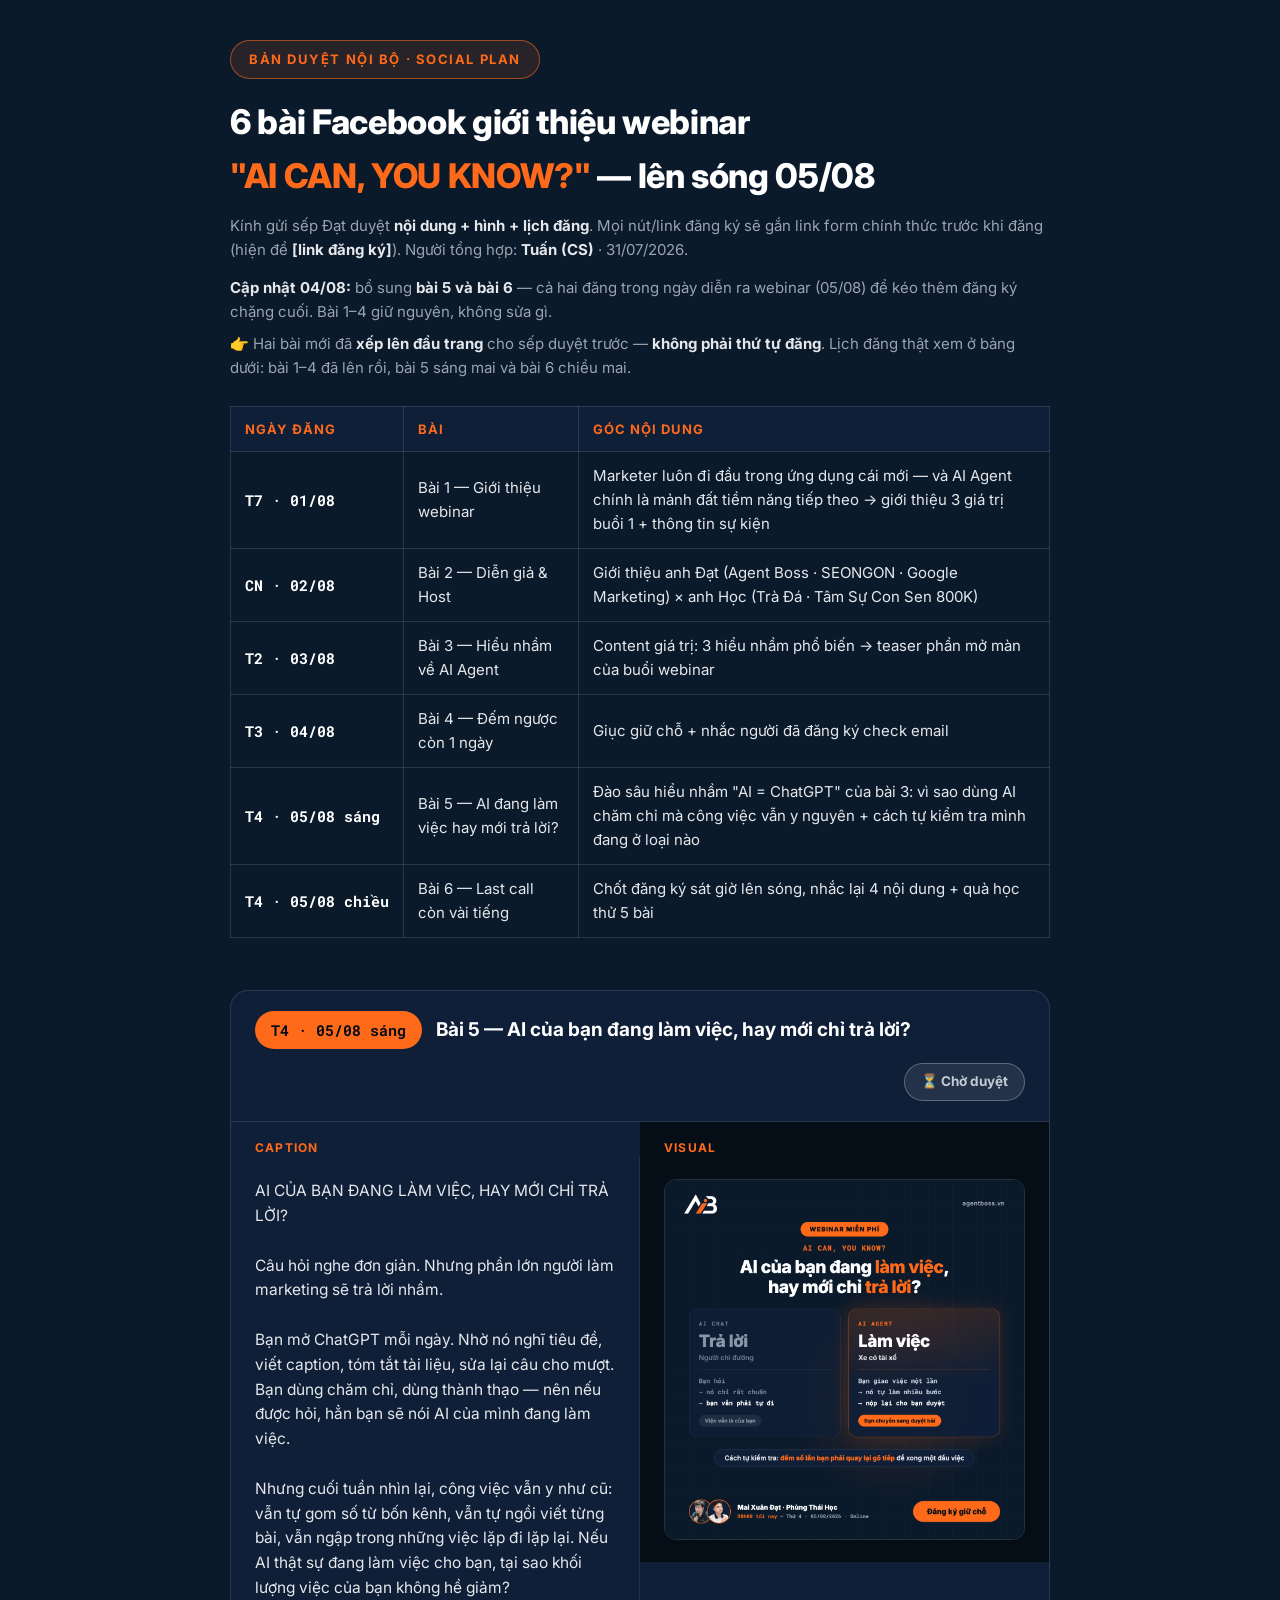
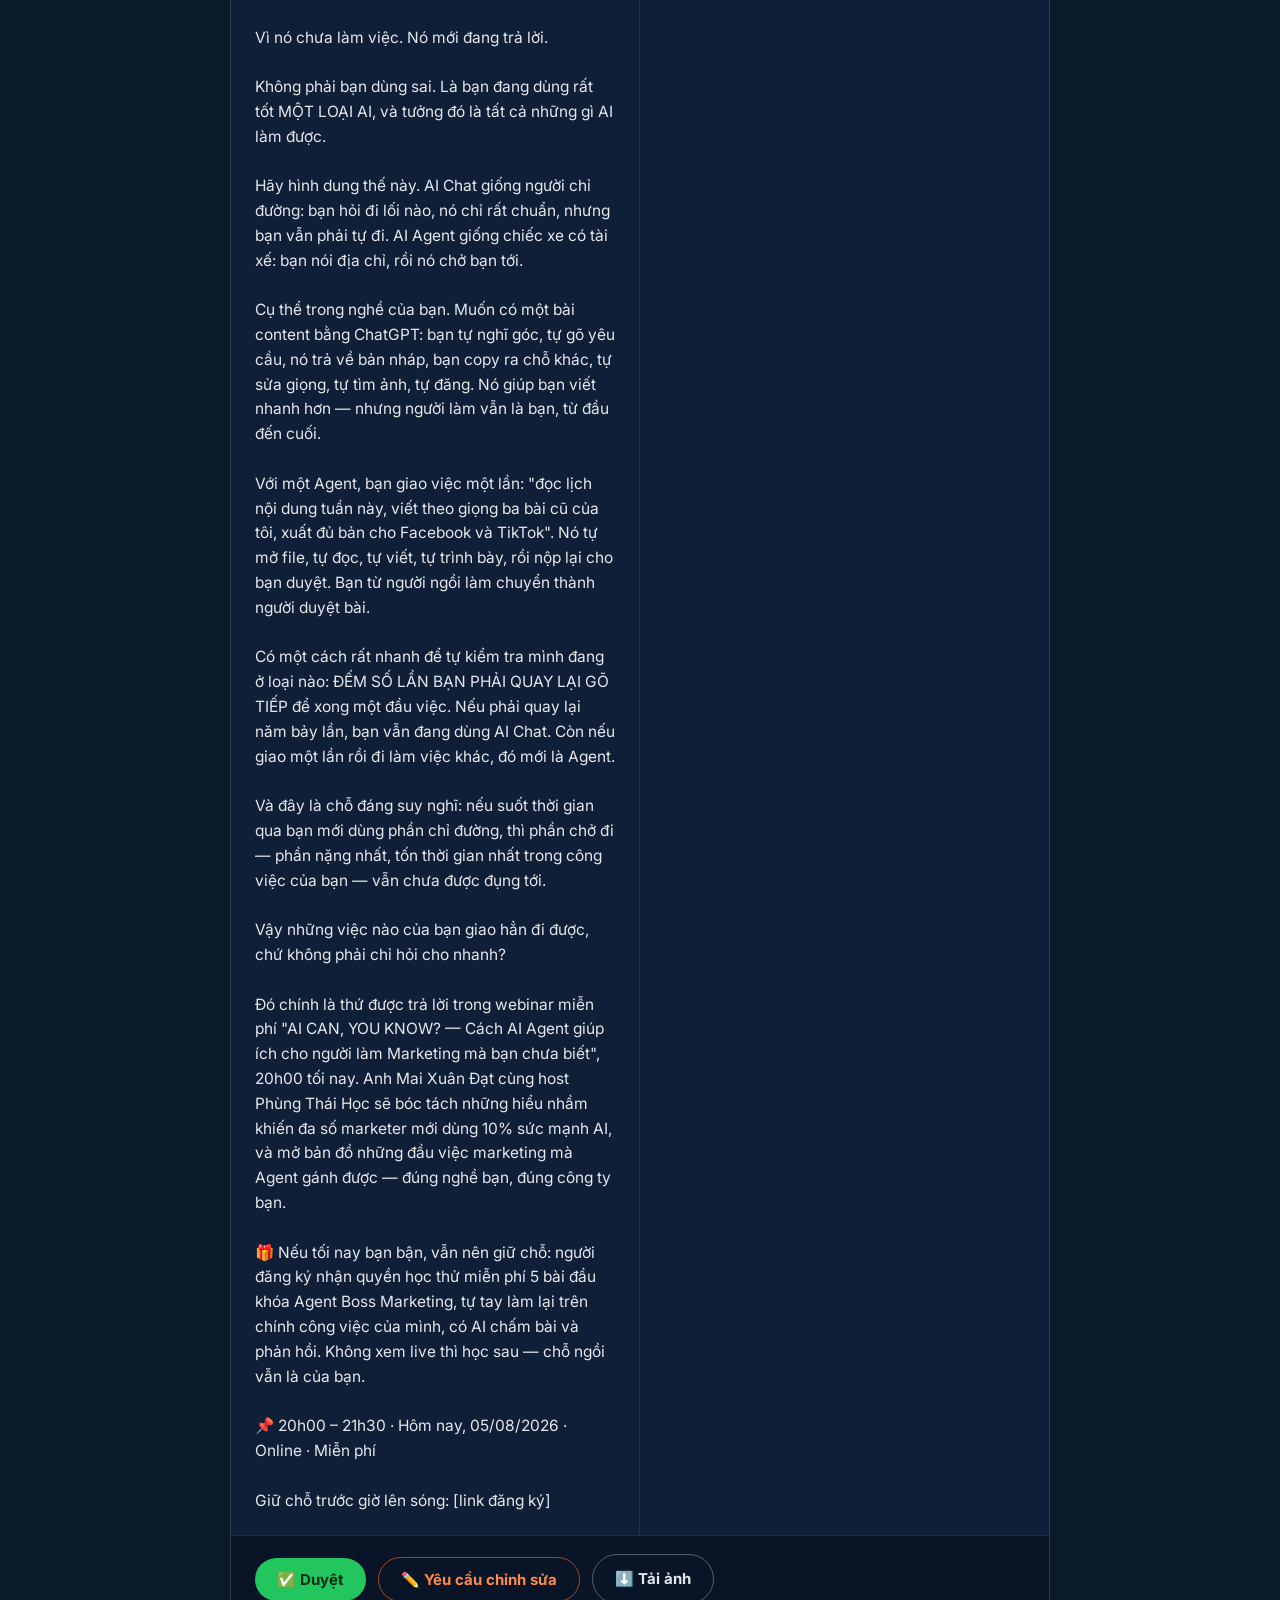
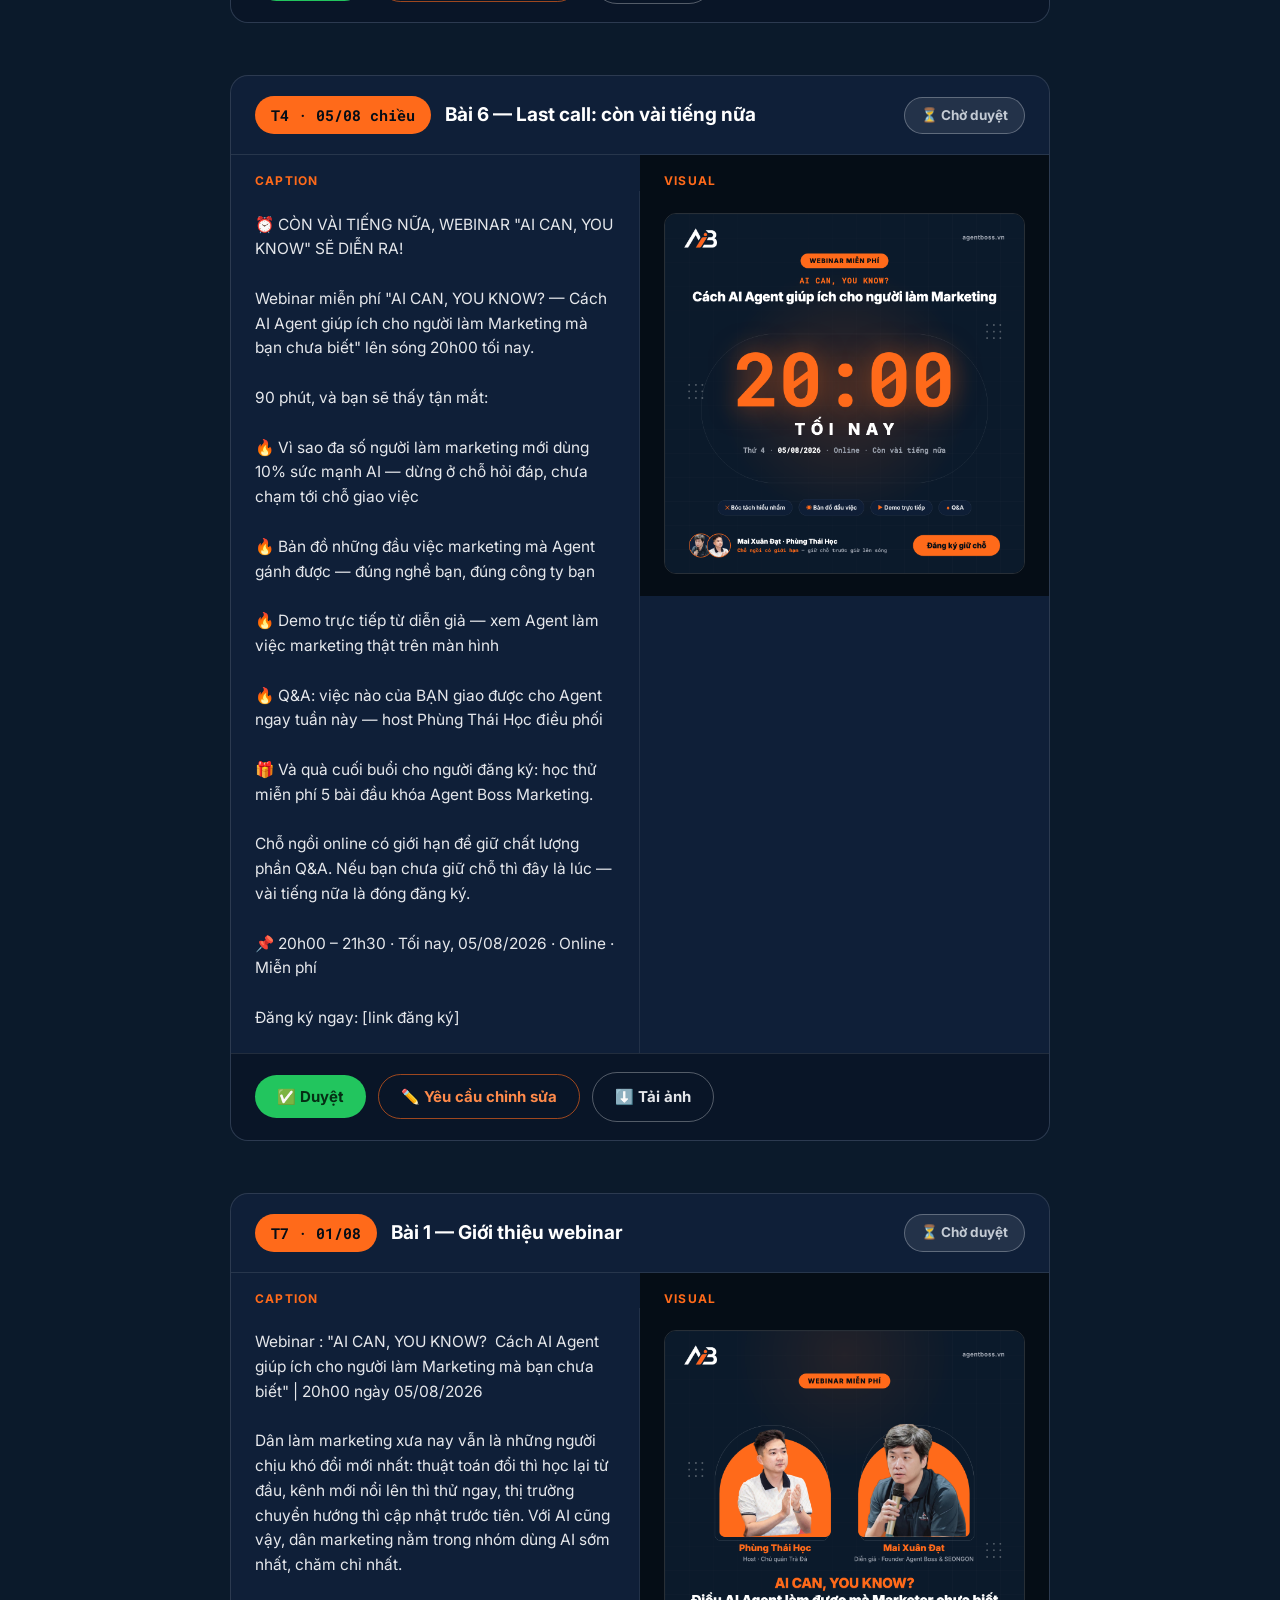
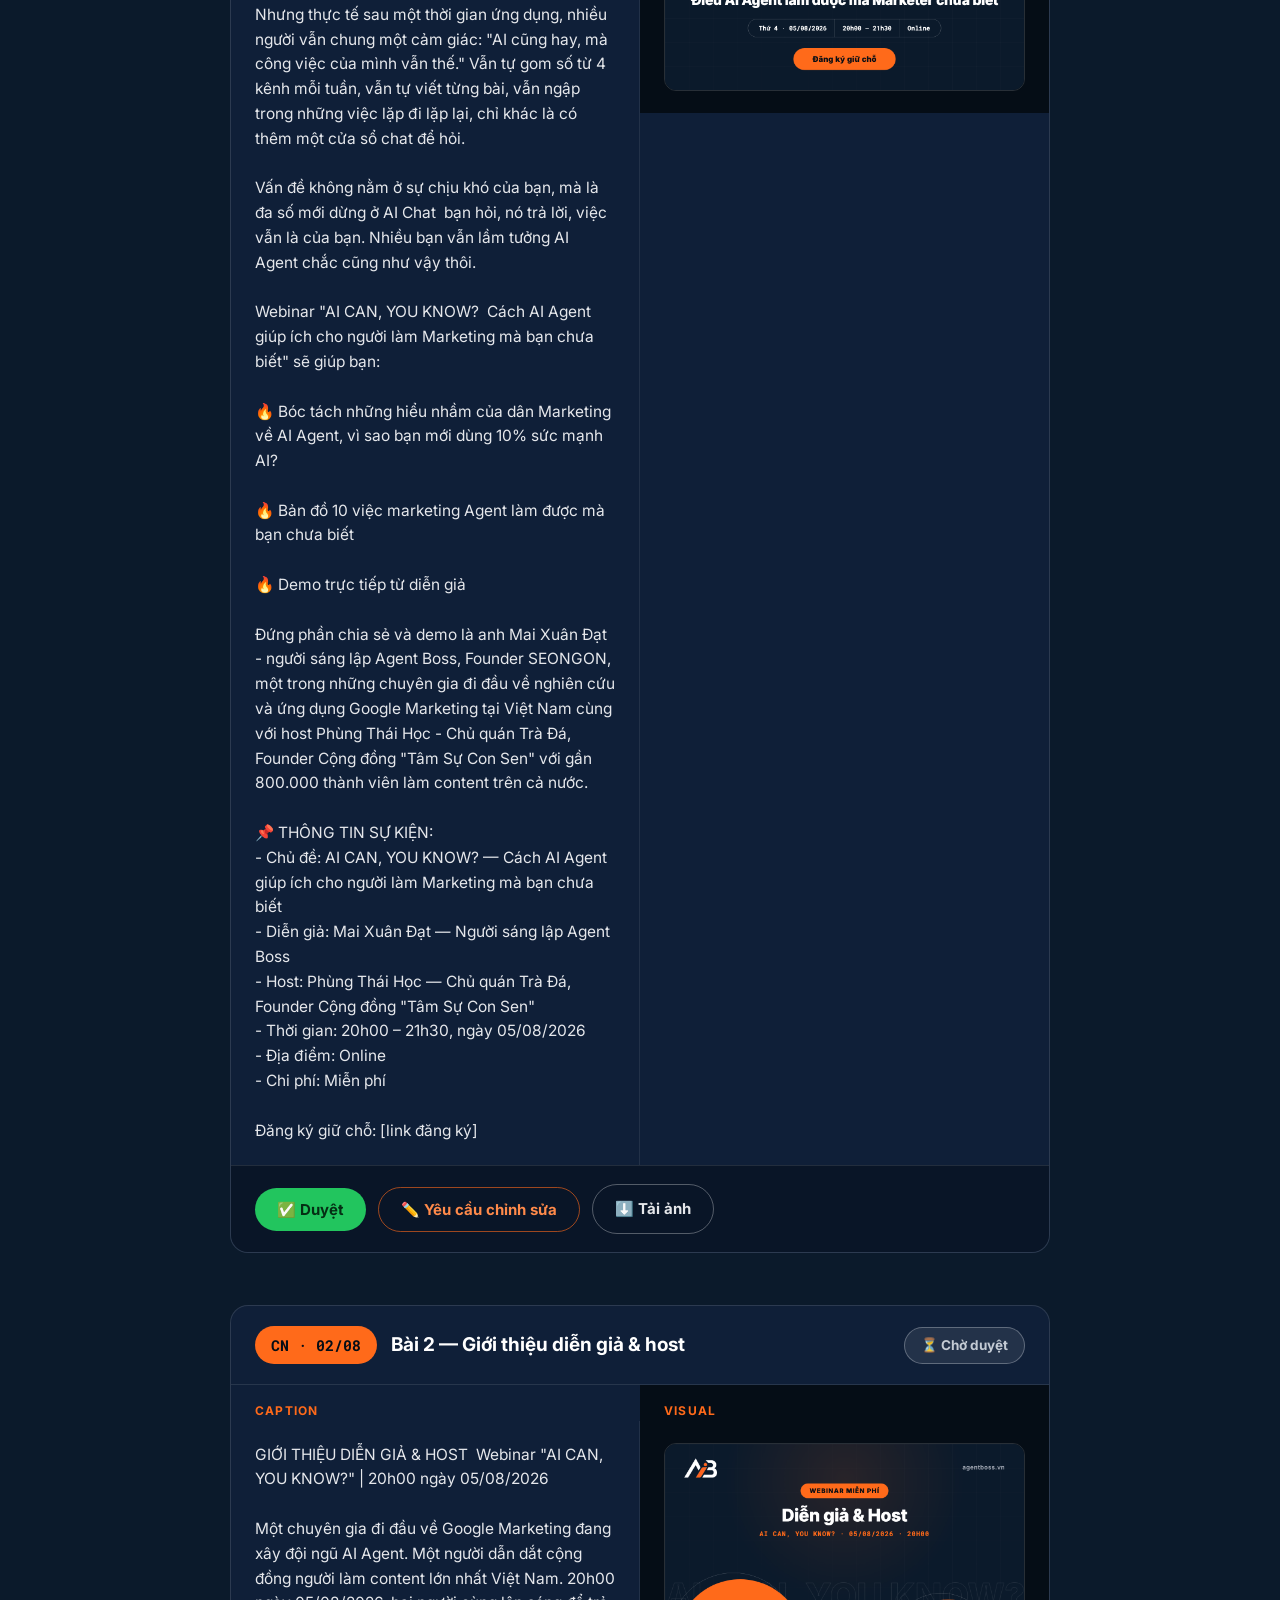
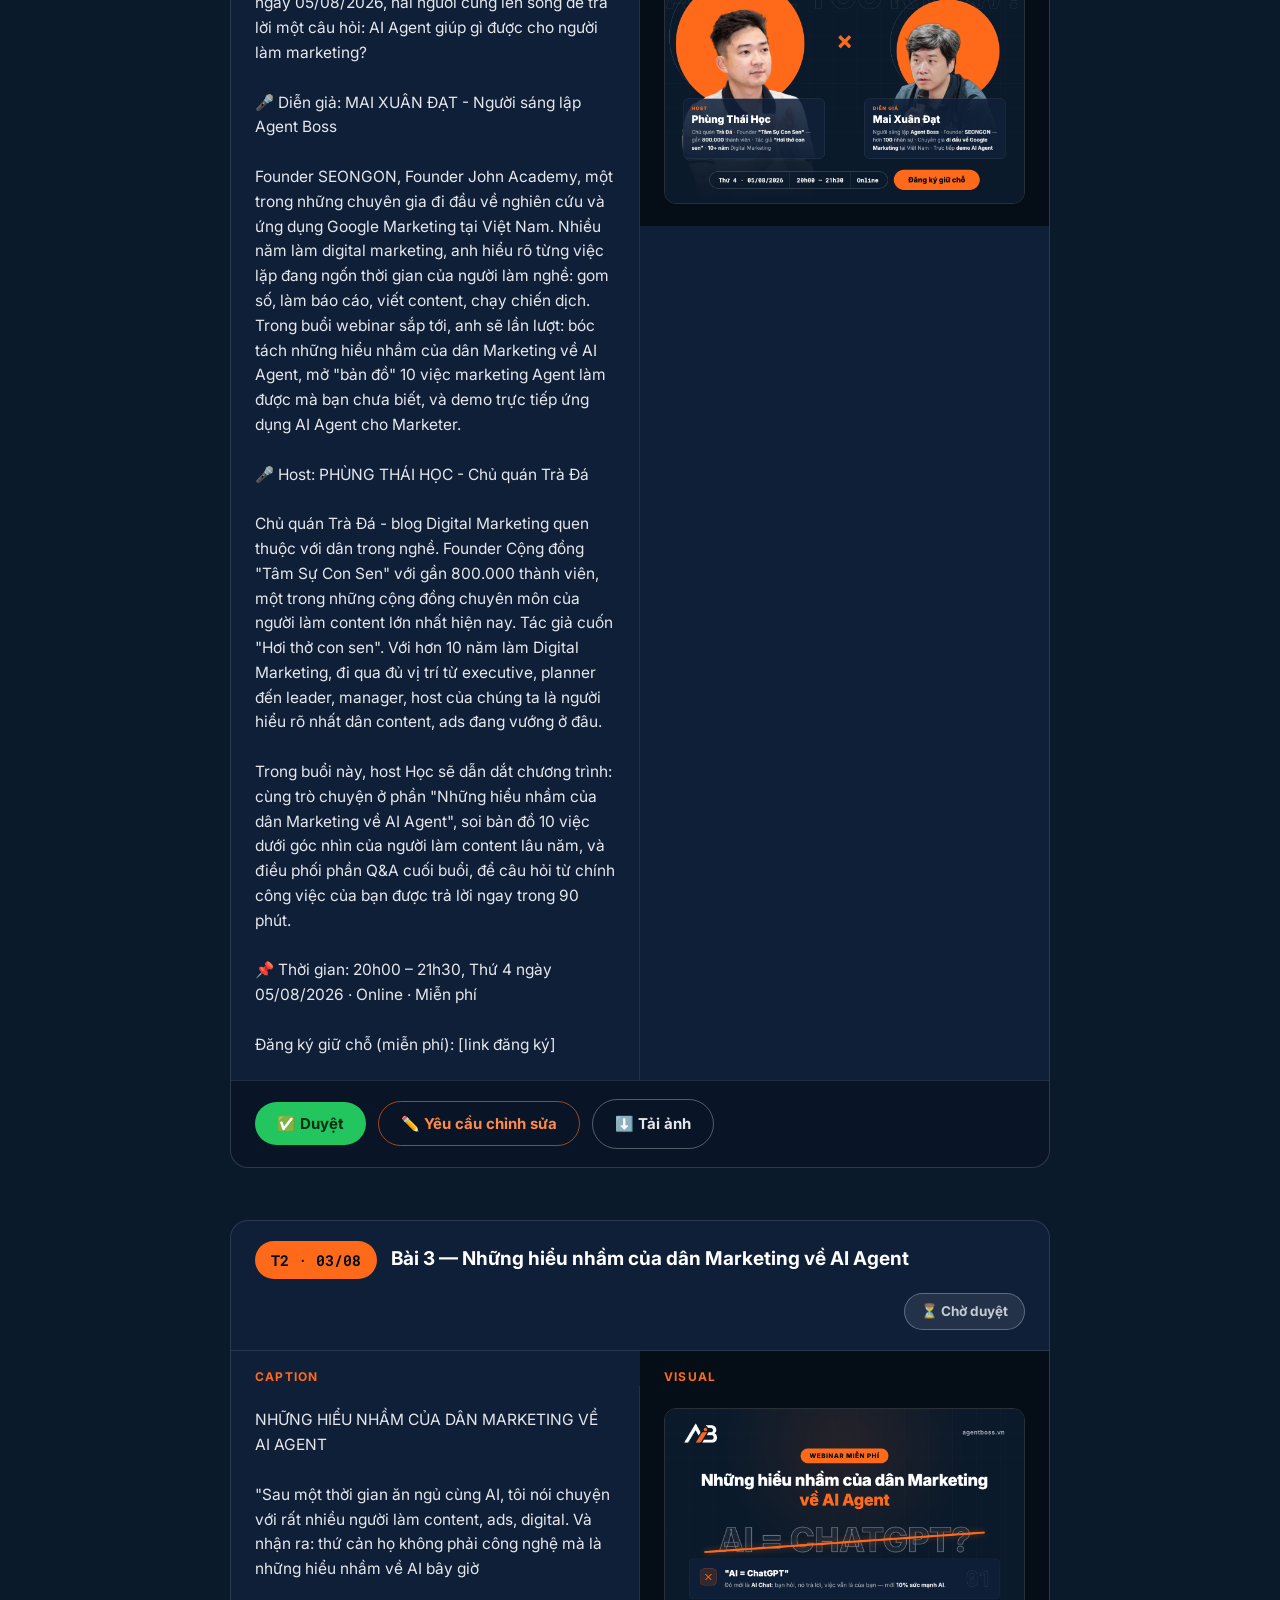
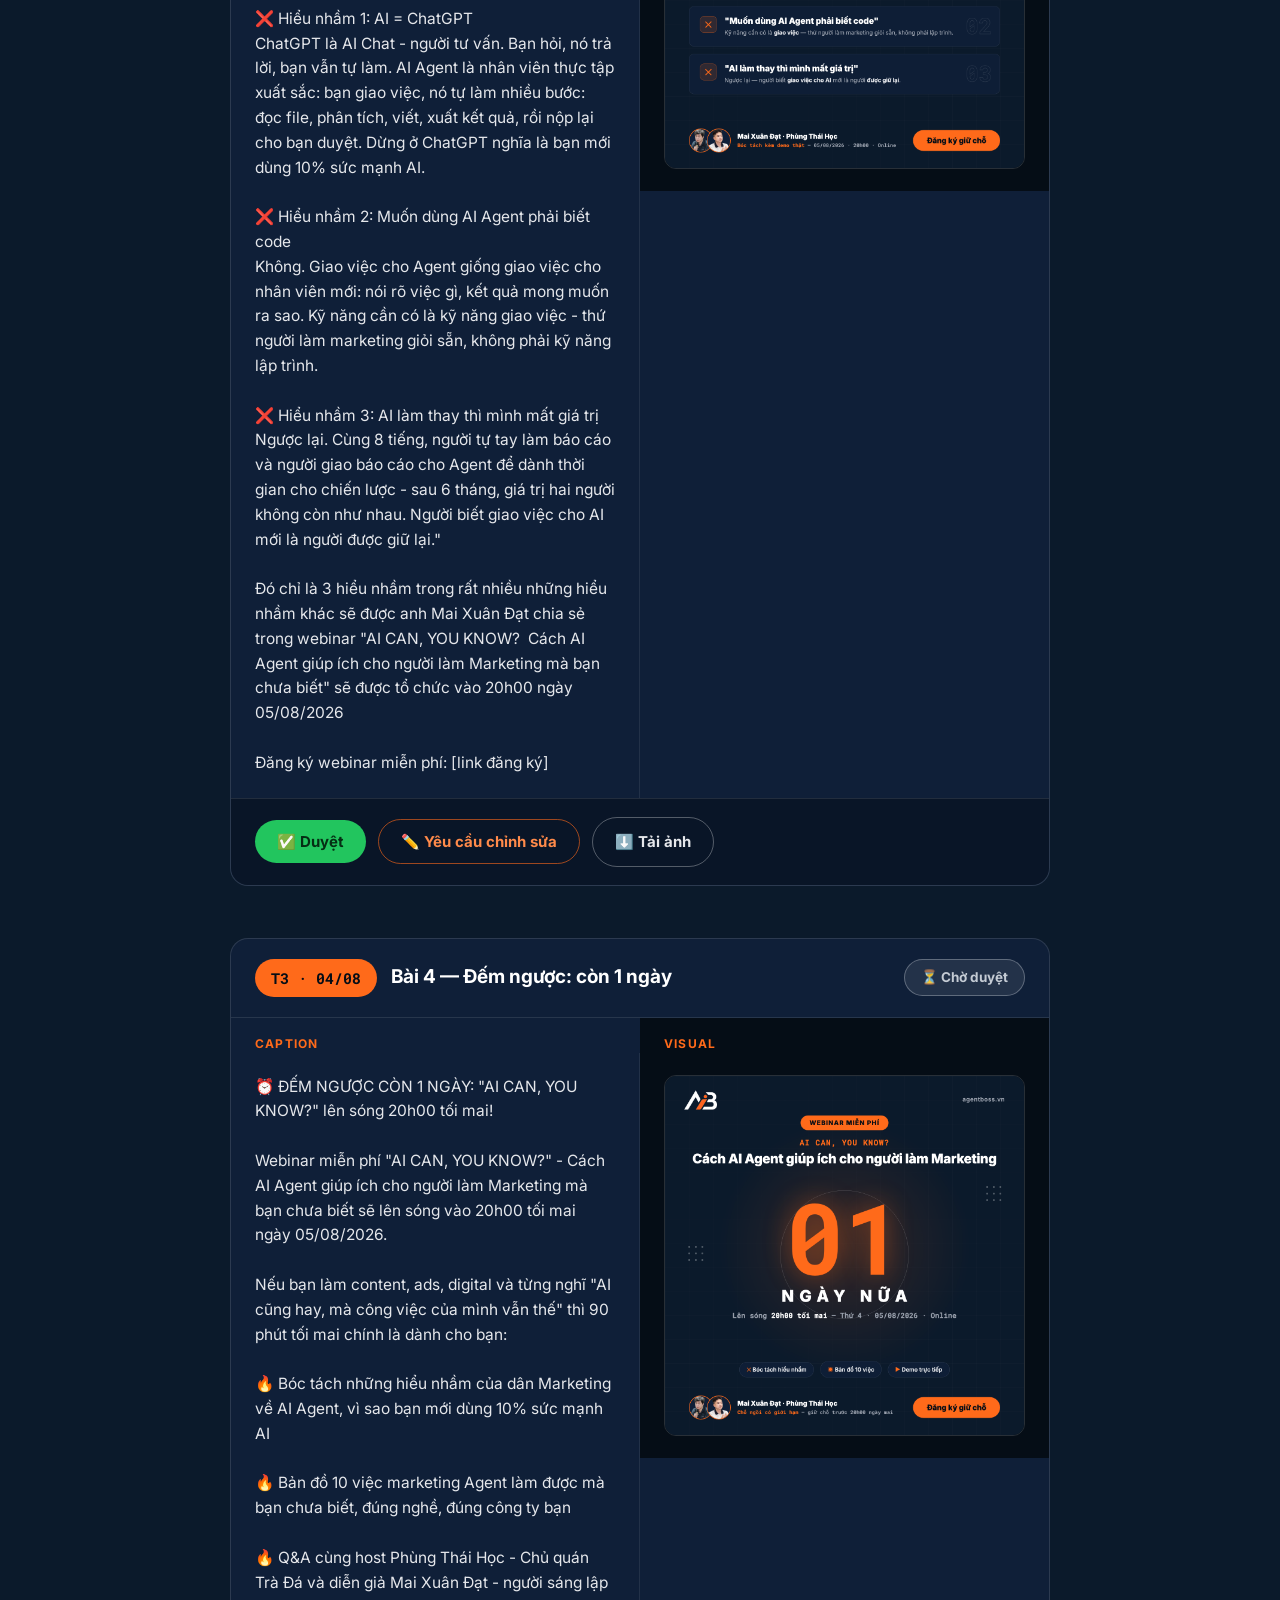
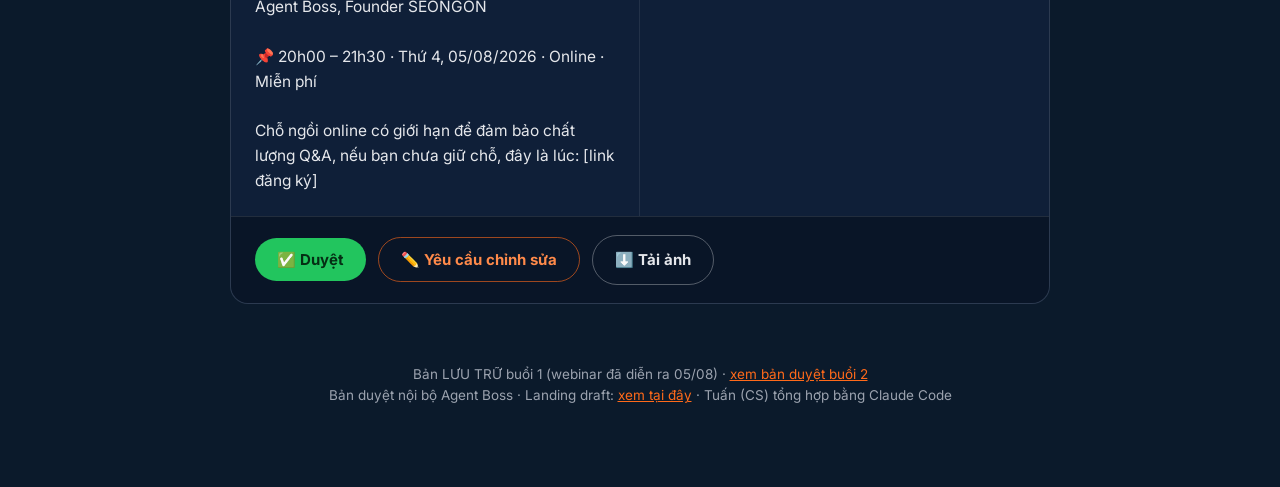
<file: duyet-social/buoi-1/index.html>
<!DOCTYPE html>
<html lang="vi">
<head>
<meta charset="UTF-8">
<meta name="viewport" content="width=device-width, initial-scale=1">
<meta name="robots" content="noindex">
<title>Duyệt content webinar "AI CAN, YOU KNOW?" — 6 bài 01–05/08</title>
<link rel="preconnect" href="https://fonts.googleapis.com">
<link href="https://fonts.googleapis.com/css2?family=Inter:wght@400;600;700;800&family=Roboto+Mono:wght@600;700&display=swap" rel="stylesheet">
<style>
  :root{--navy:#0B1A2B;--deep:#050D16;--card:#0F1F38;--orange:#FF6A1A;--gray:#9CA3AF;--light:#E5E7EB}
  *{margin:0;padding:0;box-sizing:border-box}
  body{background:var(--navy);color:#fff;font-family:'Inter',sans-serif;line-height:1.6}
  .wrap{max-width:860px;margin:0 auto;padding:40px 20px 80px}
  .tag{display:inline-block;padding:8px 18px;border-radius:999px;background:rgba(255,106,26,.12);border:1.5px solid rgba(255,106,26,.55);color:var(--orange);font-weight:700;font-size:13px;letter-spacing:.12em;text-transform:uppercase}
  h1{margin-top:16px;font-size:clamp(24px,4.5vw,34px);font-weight:800;letter-spacing:-.01em}
  h1 .cam{color:var(--orange)}
  .note{margin-top:10px;color:var(--gray);font-size:15px}
  .note b{color:var(--light)}

  table{width:100%;margin-top:26px;border-collapse:collapse;font-size:15px}
  th,td{padding:12px 14px;text-align:left;border:1px solid rgba(255,255,255,.12)}
  th{background:var(--card);color:var(--orange);font-size:13px;letter-spacing:.08em;text-transform:uppercase}
  td{color:var(--light)}
  td .mono{font-family:'Roboto Mono',monospace;font-weight:700;color:#fff;white-space:nowrap}

  .post{margin-top:52px;background:var(--card);border:1px solid rgba(255,255,255,.12);border-radius:18px;overflow:hidden}
  .post-head{display:flex;align-items:center;gap:14px;flex-wrap:wrap;padding:20px 24px;border-bottom:1px solid rgba(255,255,255,.1)}
  .date{font-family:'Roboto Mono',monospace;font-weight:700;font-size:15px;color:var(--deep);background:var(--orange);padding:7px 16px;border-radius:999px;white-space:nowrap}
  .post-head h2{font-size:19px;font-weight:700}
  .cols{display:grid;grid-template-columns:1fr 1fr;gap:0}
  @media(max-width:760px){.cols{grid-template-columns:1fr}}
  .caption{padding:22px 24px;font-size:15.5px;color:var(--light);white-space:pre-wrap;border-right:1px solid rgba(255,255,255,.08)}
  @media(max-width:760px){.caption{border-right:none;border-bottom:1px solid rgba(255,255,255,.08)}}
  .img{padding:22px 24px;background:var(--deep);display:flex;align-items:flex-start;justify-content:center}
  .img img{width:100%;max-width:520px;border-radius:12px;border:1px solid rgba(255,255,255,.14)}
  .lbl{font-size:12px;letter-spacing:.1em;text-transform:uppercase;color:var(--orange);font-weight:700;padding:16px 24px 0}
  footer{margin-top:60px;color:var(--gray);font-size:13.5px;text-align:center}

  .status{margin-left:auto;padding:7px 16px;border-radius:999px;font-size:13.5px;font-weight:700;white-space:nowrap}
  .status.cho{background:rgba(156,163,175,.15);border:1.5px solid rgba(156,163,175,.5);color:#C4CBD4}
  .status.ok{background:rgba(34,197,94,.15);border:1.5px solid rgba(34,197,94,.6);color:#4ADE80}
  .status.sua{background:rgba(255,106,26,.15);border:1.5px solid rgba(255,106,26,.6);color:#FF8A4A}
  .actions{display:flex;gap:12px;flex-wrap:wrap;align-items:center;padding:18px 24px;border-top:1px solid rgba(255,255,255,.1);background:rgba(5,13,22,.5)}
  .abtn{border:none;cursor:pointer;font-family:'Inter',sans-serif;font-size:15px;font-weight:700;padding:12px 22px;border-radius:999px}
  .abtn.duyet{background:#22C55E;color:#052e14}
  .abtn.sua{background:transparent;color:#FF8A4A;border:1.5px solid rgba(255,106,26,.6)}
  .abtn.tai{background:transparent;color:#E5E7EB;border:1.5px solid rgba(255,255,255,.3);text-decoration:none;display:inline-block}
  .abtn:disabled{opacity:.45;cursor:not-allowed}
  .cmtbox{display:none;padding:0 24px 20px;background:rgba(5,13,22,.5)}
  .cmtbox.open{display:block}
  .cmtbox textarea{width:100%;min-height:90px;background:var(--navy);border:1.5px solid rgba(255,255,255,.25);border-radius:12px;color:#fff;font-family:'Inter',sans-serif;font-size:15px;padding:12px 14px;resize:vertical}
  .cmtbox textarea:focus{outline:none;border-color:var(--orange)}
  .cmtrow{margin-top:10px;display:flex;gap:10px}
  .sentnote{padding:10px 24px 18px;background:rgba(5,13,22,.5);color:var(--gray);font-size:14px;display:none}
  .sentnote b{color:#FF8A4A}
  .reset{margin-left:8px;background:none;border:none;color:var(--gray);font-size:13px;cursor:pointer;text-decoration:underline}
</style>
</head>
<body>
<div class="wrap">
  <span class="tag">Bản duyệt nội bộ · Social plan</span>
  <h1>6 bài Facebook giới thiệu webinar<br><span class="cam">"AI CAN, YOU KNOW?"</span> — lên sóng 05/08</h1>
  <p class="note">Kính gửi sếp Đạt duyệt <b>nội dung + hình + lịch đăng</b>. Mọi nút/link đăng ký sẽ gắn link form chính thức trước khi đăng (hiện để <b>[link đăng ký]</b>). Người tổng hợp: <b>Tuấn (CS)</b> · 31/07/2026.</p>
  <p class="note" style="margin-top:14px"><b>Cập nhật 04/08:</b> bổ sung <b>bài 5 và bài 6</b> — cả hai đăng trong ngày diễn ra webinar (05/08) để kéo thêm đăng ký chặng cuối. Bài 1–4 giữ nguyên, không sửa gì.</p>
  <p class="note" style="margin-top:8px">👉 Hai bài mới đã <b>xếp lên đầu trang</b> cho sếp duyệt trước — <b>không phải thứ tự đăng</b>. Lịch đăng thật xem ở bảng dưới: bài 1–4 đã lên rồi, bài 5 sáng mai và bài 6 chiều mai.</p>

  <table>
    <tr><th>Ngày đăng</th><th>Bài</th><th>Góc nội dung</th></tr>
    <tr><td class="mono"><span class="mono">T7 · 01/08</span></td><td>Bài 1 — Giới thiệu webinar</td><td>Marketer luôn đi đầu trong ứng dụng cái mới — và AI Agent chính là mảnh đất tiềm năng tiếp theo → giới thiệu 3 giá trị buổi 1 + thông tin sự kiện</td></tr>
    <tr><td class="mono"><span class="mono">CN · 02/08</span></td><td>Bài 2 — Diễn giả &amp; Host</td><td>Giới thiệu anh Đạt (Agent Boss · SEONGON · Google Marketing) × anh Học (Trà Đá · Tâm Sự Con Sen 800K)</td></tr>
    <tr><td class="mono"><span class="mono">T2 · 03/08</span></td><td>Bài 3 — Hiểu nhầm về AI Agent</td><td>Content giá trị: 3 hiểu nhầm phổ biến → teaser phần mở màn của buổi webinar</td></tr>
    <tr><td class="mono"><span class="mono">T3 · 04/08</span></td><td>Bài 4 — Đếm ngược còn 1 ngày</td><td>Giục giữ chỗ + nhắc người đã đăng ký check email</td></tr>
    <tr><td class="mono"><span class="mono">T4 · 05/08 sáng</span></td><td>Bài 5 — AI đang làm việc hay mới trả lời?</td><td>Đào sâu hiểu nhầm "AI = ChatGPT" của bài 3: vì sao dùng AI chăm chỉ mà công việc vẫn y nguyên + cách tự kiểm tra mình đang ở loại nào</td></tr>
    <tr><td class="mono"><span class="mono">T4 · 05/08 chiều</span></td><td>Bài 6 — Last call còn vài tiếng</td><td>Chốt đăng ký sát giờ lên sóng, nhắc lại 4 nội dung + quà học thử 5 bài</td></tr>
  </table>

  <!-- BÀI 5 -->
  <div class="post" data-post="Bài 5 — AI đang làm việc hay mới trả lời (05/08 sáng)" data-img="../images/post5.png" data-dl="bai5-lam-viec-hay-tra-loi.png">
    <div class="post-head"><span class="date">T4 · 05/08 sáng</span><h2>Bài 5 — AI của bạn đang làm việc, hay mới chỉ trả lời?</h2></div>
    <div class="cols">
      <div>
        <p class="lbl">Caption</p>
        <div class="caption">AI CỦA BẠN ĐANG LÀM VIỆC, HAY MỚI CHỈ TRẢ LỜI?

Câu hỏi nghe đơn giản. Nhưng phần lớn người làm marketing sẽ trả lời nhầm.

Bạn mở ChatGPT mỗi ngày. Nhờ nó nghĩ tiêu đề, viết caption, tóm tắt tài liệu, sửa lại câu cho mượt. Bạn dùng chăm chỉ, dùng thành thạo — nên nếu được hỏi, hẳn bạn sẽ nói AI của mình đang làm việc.

Nhưng cuối tuần nhìn lại, công việc vẫn y như cũ: vẫn tự gom số từ bốn kênh, vẫn tự ngồi viết từng bài, vẫn ngập trong những việc lặp đi lặp lại. Nếu AI thật sự đang làm việc cho bạn, tại sao khối lượng việc của bạn không hề giảm?

Vì nó chưa làm việc. Nó mới đang trả lời.

Không phải bạn dùng sai. Là bạn đang dùng rất tốt MỘT LOẠI AI, và tưởng đó là tất cả những gì AI làm được.

Hãy hình dung thế này. AI Chat giống người chỉ đường: bạn hỏi đi lối nào, nó chỉ rất chuẩn, nhưng bạn vẫn phải tự đi. AI Agent giống chiếc xe có tài xế: bạn nói địa chỉ, rồi nó chở bạn tới.

Cụ thể trong nghề của bạn. Muốn có một bài content bằng ChatGPT: bạn tự nghĩ góc, tự gõ yêu cầu, nó trả về bản nháp, bạn copy ra chỗ khác, tự sửa giọng, tự tìm ảnh, tự đăng. Nó giúp bạn viết nhanh hơn — nhưng người làm vẫn là bạn, từ đầu đến cuối.

Với một Agent, bạn giao việc một lần: "đọc lịch nội dung tuần này, viết theo giọng ba bài cũ của tôi, xuất đủ bản cho Facebook và TikTok". Nó tự mở file, tự đọc, tự viết, tự trình bày, rồi nộp lại cho bạn duyệt. Bạn từ người ngồi làm chuyển thành người duyệt bài.

Có một cách rất nhanh để tự kiểm tra mình đang ở loại nào: ĐẾM SỐ LẦN BẠN PHẢI QUAY LẠI GÕ TIẾP để xong một đầu việc. Nếu phải quay lại năm bảy lần, bạn vẫn đang dùng AI Chat. Còn nếu giao một lần rồi đi làm việc khác, đó mới là Agent.

Và đây là chỗ đáng suy nghĩ: nếu suốt thời gian qua bạn mới dùng phần chỉ đường, thì phần chở đi — phần nặng nhất, tốn thời gian nhất trong công việc của bạn — vẫn chưa được đụng tới.

Vậy những việc nào của bạn giao hẳn đi được, chứ không phải chỉ hỏi cho nhanh?

Đó chính là thứ được trả lời trong webinar miễn phí "AI CAN, YOU KNOW? — Cách AI Agent giúp ích cho người làm Marketing mà bạn chưa biết", 20h00 tối nay. Anh Mai Xuân Đạt cùng host Phùng Thái Học sẽ bóc tách những hiểu nhầm khiến đa số marketer mới dùng 10% sức mạnh AI, và mở bản đồ những đầu việc marketing mà Agent gánh được — đúng nghề bạn, đúng công ty bạn.

🎁 Nếu tối nay bạn bận, vẫn nên giữ chỗ: người đăng ký nhận quyền học thử miễn phí 5 bài đầu khóa Agent Boss Marketing, tự tay làm lại trên chính công việc của mình, có AI chấm bài và phản hồi. Không xem live thì học sau — chỗ ngồi vẫn là của bạn.

📌 20h00 – 21h30 · Hôm nay, 05/08/2026 · Online · Miễn phí

Giữ chỗ trước giờ lên sóng: [link đăng ký]</div>
      </div>
      <div>
        <p class="lbl" style="background:#050D16">Visual</p>
        <div class="img"><img src="../images/post5.png" alt="Visual bài 5"></div>
      </div>
    </div>
  </div>

  <!-- BÀI 6 -->
  <div class="post" data-post="Bài 6 — Last call còn vài tiếng (05/08 chiều)" data-img="../images/post6.png" data-dl="bai6-last-call.png">
    <div class="post-head"><span class="date">T4 · 05/08 chiều</span><h2>Bài 6 — Last call: còn vài tiếng nữa</h2></div>
    <div class="cols">
      <div>
        <p class="lbl">Caption</p>
        <div class="caption">⏰ CÒN VÀI TIẾNG NỮA, WEBINAR "AI CAN, YOU KNOW" SẼ DIỄN RA!

Webinar miễn phí "AI CAN, YOU KNOW? — Cách AI Agent giúp ích cho người làm Marketing mà bạn chưa biết" lên sóng 20h00 tối nay.

90 phút, và bạn sẽ thấy tận mắt:

🔥 Vì sao đa số người làm marketing mới dùng 10% sức mạnh AI — dừng ở chỗ hỏi đáp, chưa chạm tới chỗ giao việc

🔥 Bản đồ những đầu việc marketing mà Agent gánh được — đúng nghề bạn, đúng công ty bạn

🔥 Demo trực tiếp từ diễn giả — xem Agent làm việc marketing thật trên màn hình

🔥 Q&amp;A: việc nào của BẠN giao được cho Agent ngay tuần này — host Phùng Thái Học điều phối

🎁 Và quà cuối buổi cho người đăng ký: học thử miễn phí 5 bài đầu khóa Agent Boss Marketing.

Chỗ ngồi online có giới hạn để giữ chất lượng phần Q&amp;A. Nếu bạn chưa giữ chỗ thì đây là lúc — vài tiếng nữa là đóng đăng ký.

📌 20h00 – 21h30 · Tối nay, 05/08/2026 · Online · Miễn phí

Đăng ký ngay: [link đăng ký]</div>
      </div>
      <div>
        <p class="lbl" style="background:#050D16">Visual</p>
        <div class="img"><img src="../images/post6.png" alt="Visual bài 6"></div>
      </div>
    </div>
  </div>

  <!-- BÀI 1 -->
  <div class="post" data-post="Bài 1 — Giới thiệu webinar (01/08)" data-img="../images/post1.png" data-dl="bai1-gioi-thieu-webinar.png">
    <div class="post-head"><span class="date">T7 · 01/08</span><h2>Bài 1 — Giới thiệu webinar</h2></div>
    <div class="cols">
      <div>
        <p class="lbl">Caption</p>
        <div class="caption">Webinar : "AI CAN, YOU KNOW?  Cách AI Agent giúp ích cho người làm Marketing mà bạn chưa biết" | 20h00 ngày 05/08/2026

Dân làm marketing xưa nay vẫn là những người chịu khó đổi mới nhất: thuật toán đổi thì học lại từ đầu, kênh mới nổi lên thì thử ngay, thị trường chuyển hướng thì cập nhật trước tiên. Với AI cũng vậy, dân marketing nằm trong nhóm dùng AI sớm nhất, chăm chỉ nhất.

Nhưng thực tế sau một thời gian ứng dụng, nhiều người vẫn chung một cảm giác: "AI cũng hay, mà công việc của mình vẫn thế." Vẫn tự gom số từ 4 kênh mỗi tuần, vẫn tự viết từng bài, vẫn ngập trong những việc lặp đi lặp lại, chỉ khác là có thêm một cửa sổ chat để hỏi.

Vấn đề không nằm ở sự chịu khó của bạn, mà là đa số mới dừng ở AI Chat  bạn hỏi, nó trả lời, việc vẫn là của bạn. Nhiều bạn vẫn lầm tưởng AI Agent chắc cũng như vậy thôi.

Webinar "AI CAN, YOU KNOW?  Cách AI Agent giúp ích cho người làm Marketing mà bạn chưa biết" sẽ giúp bạn:

🔥 Bóc tách những hiểu nhầm của dân Marketing về AI Agent, vì sao bạn mới dùng 10% sức mạnh AI?

🔥 Bản đồ 10 việc marketing Agent làm được mà bạn chưa biết

🔥 Demo trực tiếp từ diễn giả

Đứng phần chia sẻ và demo là anh Mai Xuân Đạt - người sáng lập Agent Boss, Founder SEONGON, một trong những chuyên gia đi đầu về nghiên cứu và ứng dụng Google Marketing tại Việt Nam cùng với host Phùng Thái Học - Chủ quán Trà Đá, Founder Cộng đồng "Tâm Sự Con Sen" với gần 800.000 thành viên làm content trên cả nước.

📌 THÔNG TIN SỰ KIỆN:
- Chủ đề: AI CAN, YOU KNOW? — Cách AI Agent giúp ích cho người làm Marketing mà bạn chưa biết
- Diễn giả: Mai Xuân Đạt — Người sáng lập Agent Boss
- Host: Phùng Thái Học — Chủ quán Trà Đá, Founder Cộng đồng "Tâm Sự Con Sen"
- Thời gian: 20h00 – 21h30, ngày 05/08/2026
- Địa điểm: Online
- Chi phí: Miễn phí

Đăng ký giữ chỗ: [link đăng ký]</div>
      </div>
      <div>
        <p class="lbl" style="background:#050D16">Visual</p>
        <div class="img"><img src="../images/post1.png" alt="Visual bài 1"></div>
      </div>
    </div>
  </div>

  <!-- BÀI 2 -->
  <div class="post" data-post="Bài 2 — Diễn giả & Host (02/08)" data-img="../images/post2.png" data-dl="bai2-dien-gia-host.png">
    <div class="post-head"><span class="date">CN · 02/08</span><h2>Bài 2 — Giới thiệu diễn giả &amp; host</h2></div>
    <div class="cols">
      <div>
        <p class="lbl">Caption</p>
        <div class="caption">GIỚI THIỆU DIỄN GIẢ &amp; HOST  Webinar "AI CAN, YOU KNOW?" | 20h00 ngày 05/08/2026

Một chuyên gia đi đầu về Google Marketing đang xây đội ngũ AI Agent. Một người dẫn dắt cộng đồng người làm content lớn nhất Việt Nam. 20h00 ngày 05/08/2026, hai người cùng lên sóng để trả lời một câu hỏi: AI Agent giúp gì được cho người làm marketing?

🎤 Diễn giả: MAI XUÂN ĐẠT - Người sáng lập Agent Boss

Founder SEONGON, Founder John Academy, một trong những chuyên gia đi đầu về nghiên cứu và ứng dụng Google Marketing tại Việt Nam. Nhiều năm làm digital marketing, anh hiểu rõ từng việc lặp đang ngốn thời gian của người làm nghề: gom số, làm báo cáo, viết content, chạy chiến dịch. Trong buổi webinar sắp tới, anh sẽ lần lượt: bóc tách những hiểu nhầm của dân Marketing về AI Agent, mở "bản đồ" 10 việc marketing Agent làm được mà bạn chưa biết, và demo trực tiếp ứng dụng AI Agent cho Marketer.

🎤 Host: PHÙNG THÁI HỌC - Chủ quán Trà Đá

Chủ quán Trà Đá - blog Digital Marketing quen thuộc với dân trong nghề. Founder Cộng đồng "Tâm Sự Con Sen" với gần 800.000 thành viên, một trong những cộng đồng chuyên môn của người làm content lớn nhất hiện nay. Tác giả cuốn "Hơi thở con sen". Với hơn 10 năm làm Digital Marketing, đi qua đủ vị trí từ executive, planner đến leader, manager, host của chúng ta là người hiểu rõ nhất dân content, ads đang vướng ở đâu.

Trong buổi này, host Học sẽ dẫn dắt chương trình: cùng trò chuyện ở phần "Những hiểu nhầm của dân Marketing về AI Agent", soi bản đồ 10 việc dưới góc nhìn của người làm content lâu năm, và điều phối phần Q&amp;A cuối buổi, để câu hỏi từ chính công việc của bạn được trả lời ngay trong 90 phút.

📌 Thời gian: 20h00 – 21h30, Thứ 4 ngày 05/08/2026 · Online · Miễn phí

Đăng ký giữ chỗ (miễn phí): [link đăng ký]</div>
      </div>
      <div>
        <p class="lbl" style="background:#050D16">Visual</p>
        <div class="img"><img src="../images/post2.png" alt="Visual bài 2"></div>
      </div>
    </div>
  </div>

  <!-- BÀI 3 -->
  <div class="post" data-post="Bài 3 — Hiểu nhầm về AI Agent (03/08)" data-img="../images/post3.png" data-dl="bai3-hieu-nham.png">
    <div class="post-head"><span class="date">T2 · 03/08</span><h2>Bài 3 — Những hiểu nhầm của dân Marketing về AI Agent</h2></div>
    <div class="cols">
      <div>
        <p class="lbl">Caption</p>
        <div class="caption">NHỮNG HIỂU NHẦM CỦA DÂN MARKETING VỀ AI AGENT

"Sau một thời gian ăn ngủ cùng AI, tôi nói chuyện với rất nhiều người làm content, ads, digital. Và nhận ra: thứ cản họ không phải công nghệ mà là những hiểu nhầm về AI bây giờ

❌ Hiểu nhầm 1: AI = ChatGPT
ChatGPT là AI Chat - người tư vấn. Bạn hỏi, nó trả lời, bạn vẫn tự làm. AI Agent là nhân viên thực tập xuất sắc: bạn giao việc, nó tự làm nhiều bước: đọc file, phân tích, viết, xuất kết quả, rồi nộp lại cho bạn duyệt. Dừng ở ChatGPT nghĩa là bạn mới dùng 10% sức mạnh AI.

❌ Hiểu nhầm 2: Muốn dùng AI Agent phải biết code
Không. Giao việc cho Agent giống giao việc cho nhân viên mới: nói rõ việc gì, kết quả mong muốn ra sao. Kỹ năng cần có là kỹ năng giao việc - thứ người làm marketing giỏi sẵn, không phải kỹ năng lập trình.

❌ Hiểu nhầm 3: AI làm thay thì mình mất giá trị
Ngược lại. Cùng 8 tiếng, người tự tay làm báo cáo và người giao báo cáo cho Agent để dành thời gian cho chiến lược - sau 6 tháng, giá trị hai người không còn như nhau. Người biết giao việc cho AI mới là người được giữ lại."

Đó chỉ là 3 hiểu nhầm trong rất nhiều những hiểu nhầm khác sẽ được anh Mai Xuân Đạt chia sẻ trong webinar "AI CAN, YOU KNOW?  Cách AI Agent giúp ích cho người làm Marketing mà bạn chưa biết" sẽ được tổ chức vào 20h00 ngày 05/08/2026

Đăng ký webinar miễn phí: [link đăng ký]</div>
      </div>
      <div>
        <p class="lbl" style="background:#050D16">Visual</p>
        <div class="img"><img src="../images/post3.png" alt="Visual bài 3"></div>
      </div>
    </div>
  </div>

  <!-- BÀI 4 -->
  <div class="post" data-post="Bài 4 — Đếm ngược còn 1 ngày (04/08)" data-img="../images/post4.png" data-dl="bai4-dem-nguoc.png">
    <div class="post-head"><span class="date">T3 · 04/08</span><h2>Bài 4 — Đếm ngược: còn 1 ngày</h2></div>
    <div class="cols">
      <div>
        <p class="lbl">Caption</p>
        <div class="caption">⏰ ĐẾM NGƯỢC CÒN 1 NGÀY: "AI CAN, YOU KNOW?" lên sóng 20h00 tối mai!

Webinar miễn phí "AI CAN, YOU KNOW?" - Cách AI Agent giúp ích cho người làm Marketing mà bạn chưa biết sẽ lên sóng vào 20h00 tối mai ngày 05/08/2026.

Nếu bạn làm content, ads, digital và từng nghĩ "AI cũng hay, mà công việc của mình vẫn thế" thì 90 phút tối mai chính là dành cho bạn:

🔥 Bóc tách những hiểu nhầm của dân Marketing về AI Agent, vì sao bạn mới dùng 10% sức mạnh AI

🔥 Bản đồ 10 việc marketing Agent làm được mà bạn chưa biết, đúng nghề, đúng công ty bạn

🔥 Q&amp;A cùng host Phùng Thái Học - Chủ quán Trà Đá và diễn giả Mai Xuân Đạt - người sáng lập Agent Boss, Founder SEONGON

📌 20h00 – 21h30 · Thứ 4, 05/08/2026 · Online · Miễn phí

Chỗ ngồi online có giới hạn để đảm bảo chất lượng Q&amp;A, nếu bạn chưa giữ chỗ, đây là lúc: [link đăng ký]</div>
      </div>
      <div>
        <p class="lbl" style="background:#050D16">Visual</p>
        <div class="img"><img src="../images/post4.png" alt="Visual bài 4"></div>
      </div>
    </div>
  </div>

  <footer>Bản LƯU TRỮ buổi 1 (webinar đã diễn ra 05/08) · <a href="../" style="color:#FF6A1A">xem bản duyệt buổi 2</a><br>Bản duyệt nội bộ Agent Boss · Landing draft: <a href="../../" style="color:#FF6A1A">xem tại đây</a> · Tuấn (CS) tổng hợp bằng Claude Code</footer>
</div>

<script>
// Kết quả duyệt gửi về "hòm thư" ntfy — Tuấn poll và báo lại trong Claude Code
var TOPIC = 'https://ntfy.sh/abs-duyet-webinar1-x7k2m9q4';

document.querySelectorAll('.post[data-post]').forEach(function(post){
  var name = post.dataset.post, key = 'duyet:' + name;
  var head = post.querySelector('.post-head');

  var chip = document.createElement('span');
  chip.className = 'status cho'; chip.textContent = '⏳ Chờ duyệt';
  head.appendChild(chip);

  var bar = document.createElement('div'); bar.className = 'actions';
  bar.innerHTML = '<button class="abtn duyet">✅ Duyệt</button>' +
    '<button class="abtn sua">✏️ Yêu cầu chỉnh sửa</button>' +
    '<a class="abtn tai" href="' + post.dataset.img + '" download="' + post.dataset.dl + '">⬇️ Tải ảnh</a>';
  post.appendChild(bar);

  var box = document.createElement('div'); box.className = 'cmtbox';
  box.innerHTML = '<textarea placeholder="Sếp ghi rõ cần sửa gì (nội dung / hình / lịch đăng)..."></textarea>' +
    '<div class="cmtrow"><button class="abtn duyet gui">Gửi yêu cầu</button><button class="abtn tai huy">Hủy</button></div>';
  post.appendChild(box);

  var note = document.createElement('div'); note.className = 'sentnote';
  post.appendChild(note);

  var bDuyet = bar.querySelector('.duyet'), bSua = bar.querySelector('.sua');
  var ta = box.querySelector('textarea'), bGui = box.querySelector('.gui'), bHuy = box.querySelector('.huy');

  function setState(st, cmt){
    if(st === 'ok'){ chip.className = 'status ok'; chip.textContent = '✅ Đã duyệt'; }
    else if(st === 'sua'){ chip.className = 'status sua'; chip.textContent = '✏️ Chờ chỉnh sửa'; }
    else { chip.className = 'status cho'; chip.textContent = '⏳ Chờ duyệt'; }
    bDuyet.disabled = (st !== 'cho'); bSua.disabled = (st !== 'cho');
    if(st === 'ok'){ note.style.display = 'block'; note.innerHTML = 'Đã gửi kết quả duyệt cho Tuấn. <button class="reset">đổi quyết định</button>'; }
    else if(st === 'sua' && cmt){ note.style.display = 'block'; note.innerHTML = '<b>Yêu cầu đã gửi:</b> ' + cmt.replace(/</g,'&lt;') + ' <button class="reset">đổi quyết định</button>'; }
    else { note.style.display = 'none'; note.innerHTML = ''; }
    var rs = note.querySelector('.reset');
    if(rs) rs.onclick = function(){ localStorage.removeItem(key); setState('cho'); };
  }

  function send(text, cb){
    fetch(TOPIC, {method:'POST', body: text}).then(function(r){ cb(r.ok); }).catch(function(){ cb(false); });
  }

  var saved = {};
  try{ saved = JSON.parse(localStorage.getItem(key) || '{}'); }catch(e){}
  setState(saved.st || 'cho', saved.cmt);

  bDuyet.onclick = function(){
    bDuyet.disabled = true; bDuyet.textContent = 'Đang gửi...';
    send('✅ DUYỆT — ' + name, function(ok){
      bDuyet.textContent = '✅ Duyệt';
      if(ok){ localStorage.setItem(key, JSON.stringify({st:'ok'})); setState('ok'); }
      else { alert('Gửi không thành công, sếp bấm thử lại giúp em.'); bDuyet.disabled = false; }
    });
  };
  bSua.onclick = function(){ box.classList.add('open'); ta.focus(); };
  bHuy.onclick = function(){ box.classList.remove('open'); };
  bGui.onclick = function(){
    var c = ta.value.trim();
    if(!c){ ta.focus(); return; }
    bGui.disabled = true; bGui.textContent = 'Đang gửi...';
    send('✏️ YÊU CẦU CHỈNH SỬA — ' + name + '\n' + c, function(ok){
      bGui.disabled = false; bGui.textContent = 'Gửi yêu cầu';
      if(ok){ localStorage.setItem(key, JSON.stringify({st:'sua', cmt:c})); box.classList.remove('open'); setState('sua', c); }
      else { alert('Gửi không thành công, sếp bấm thử lại giúp em.'); }
    });
  };
});
</script>
</body>
</html>
</file>
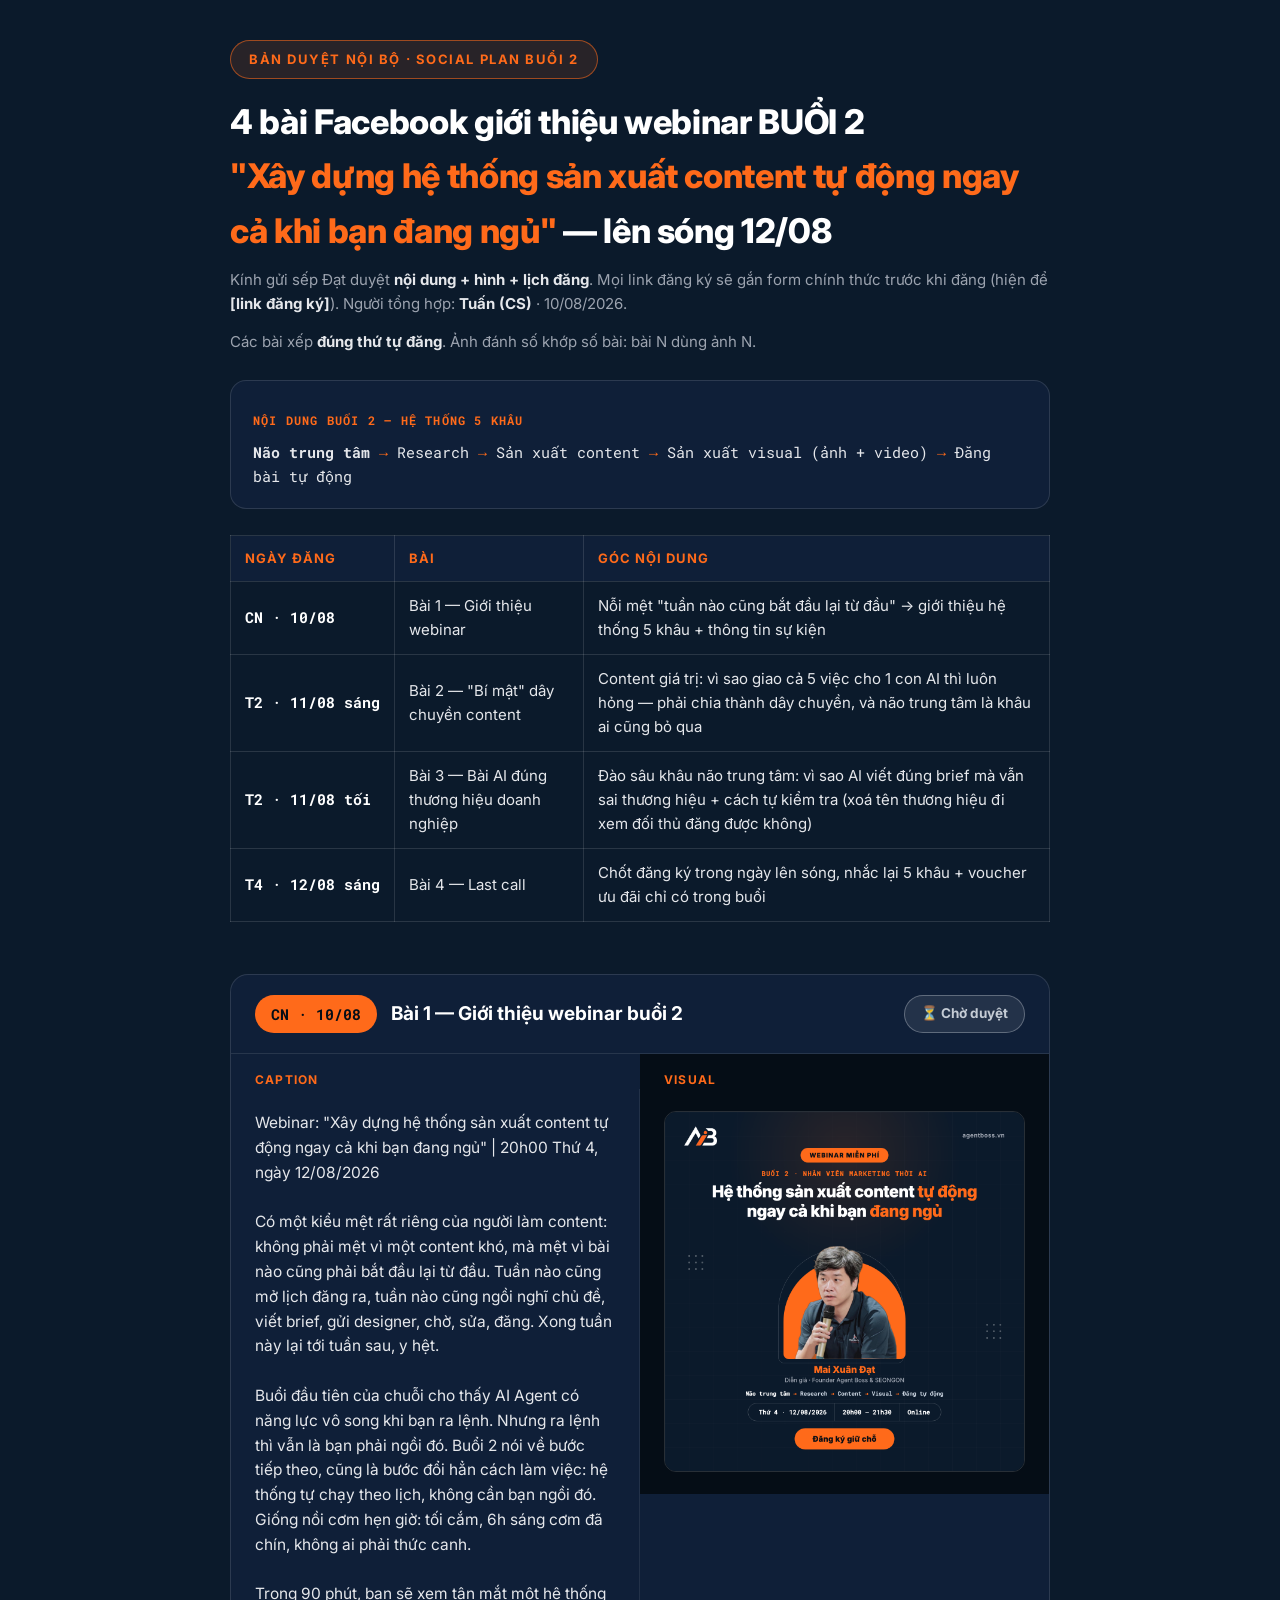
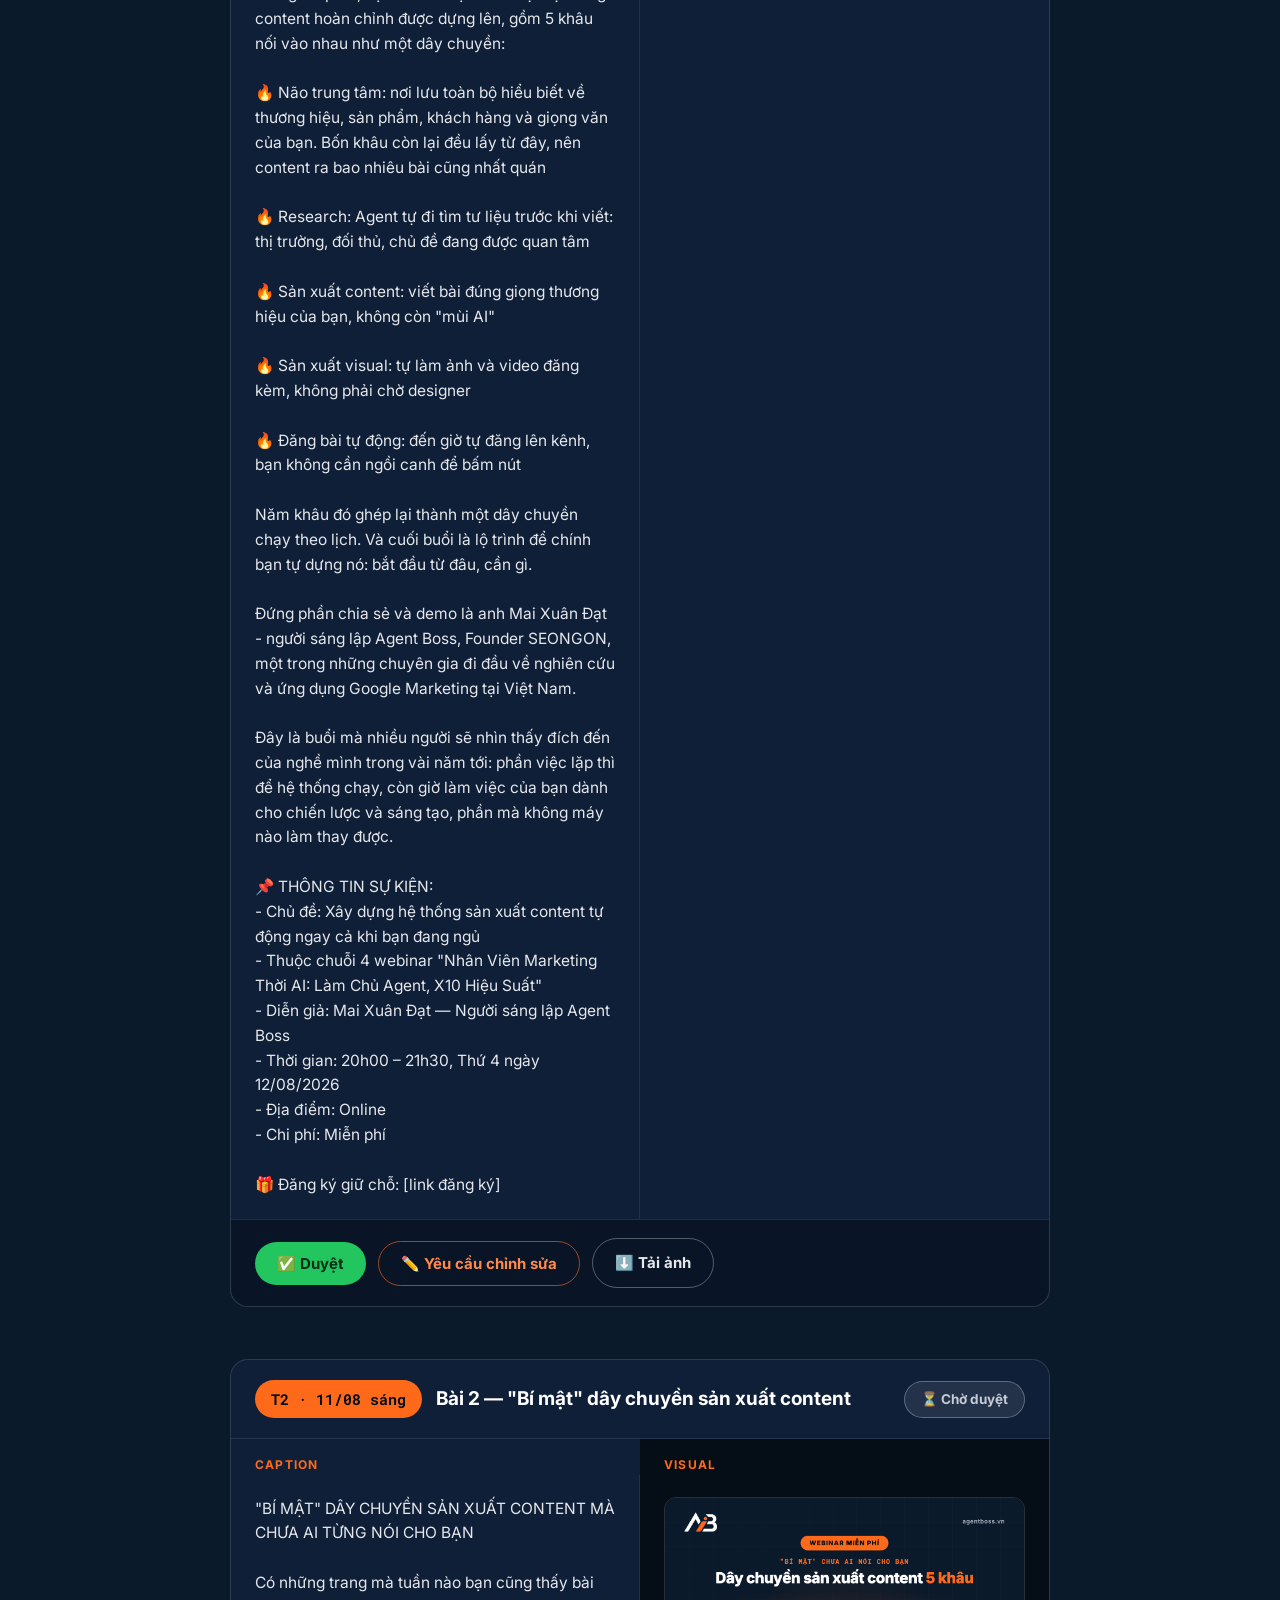
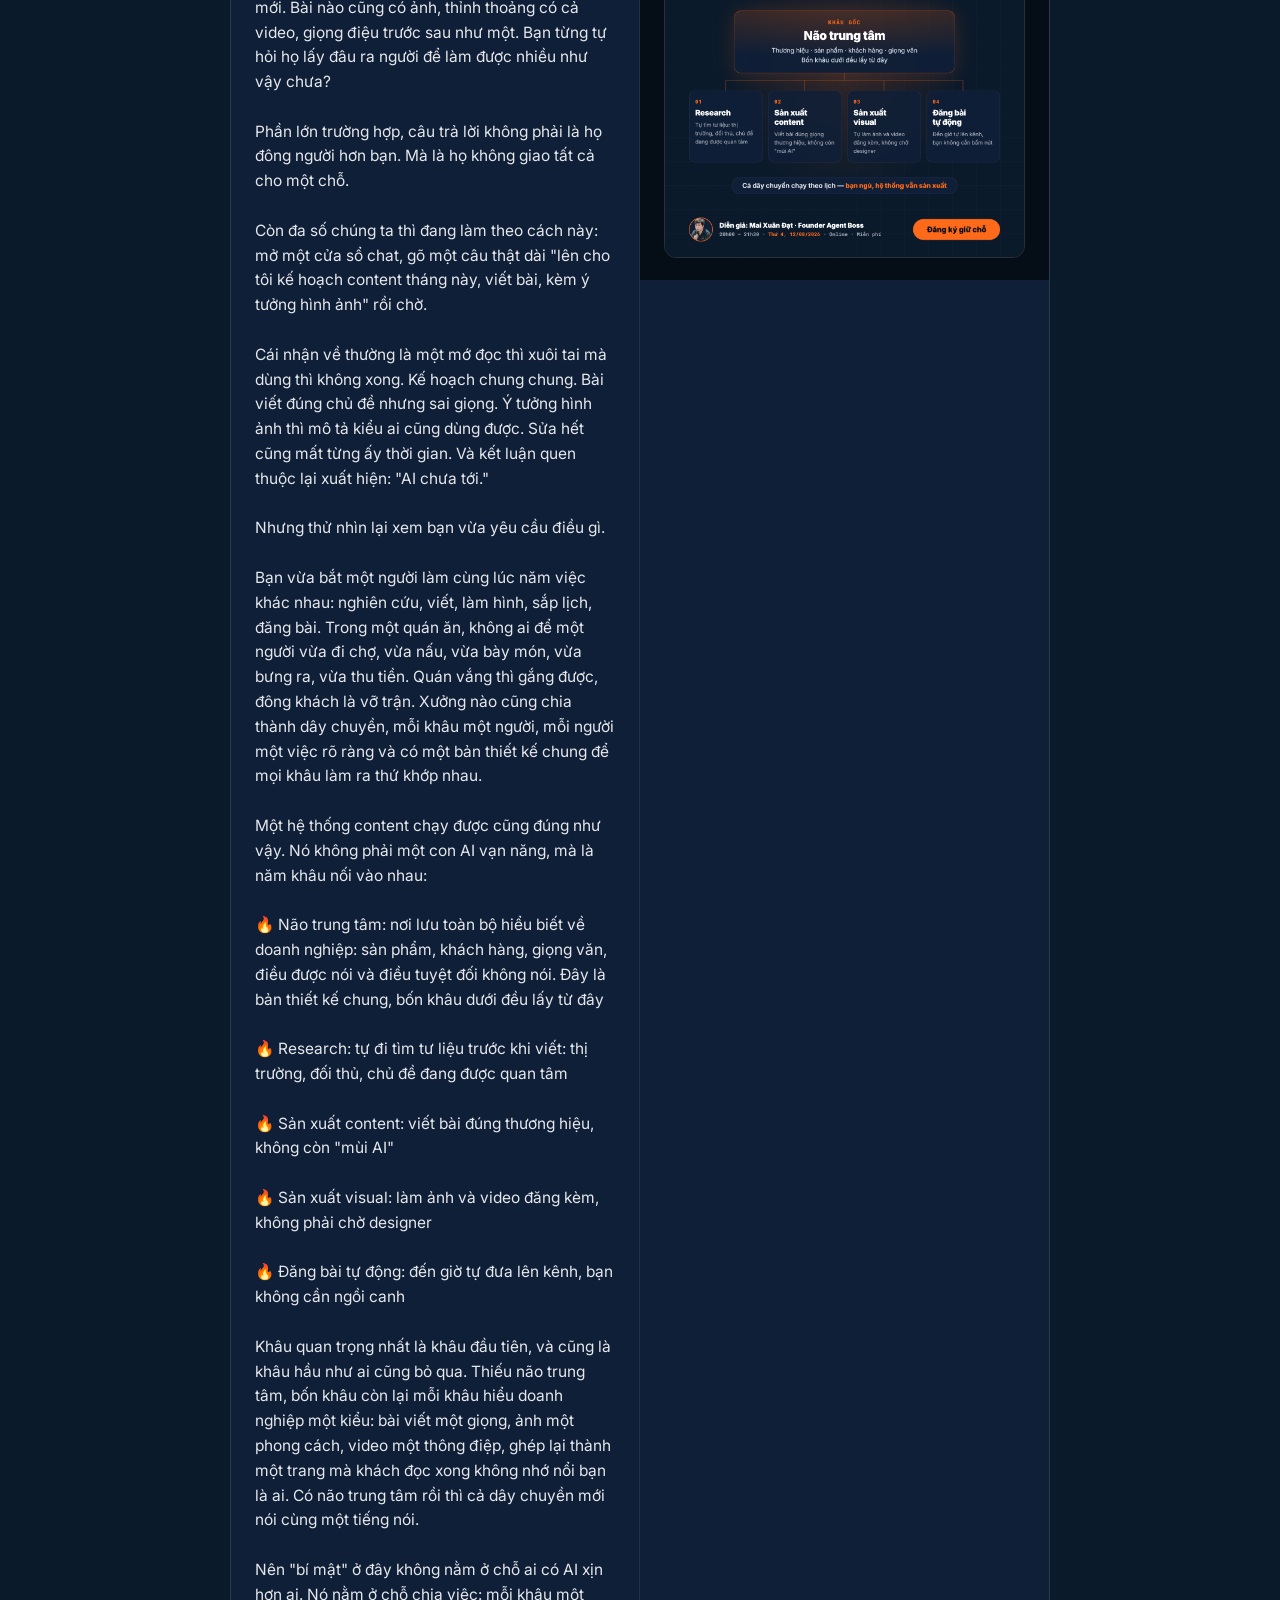
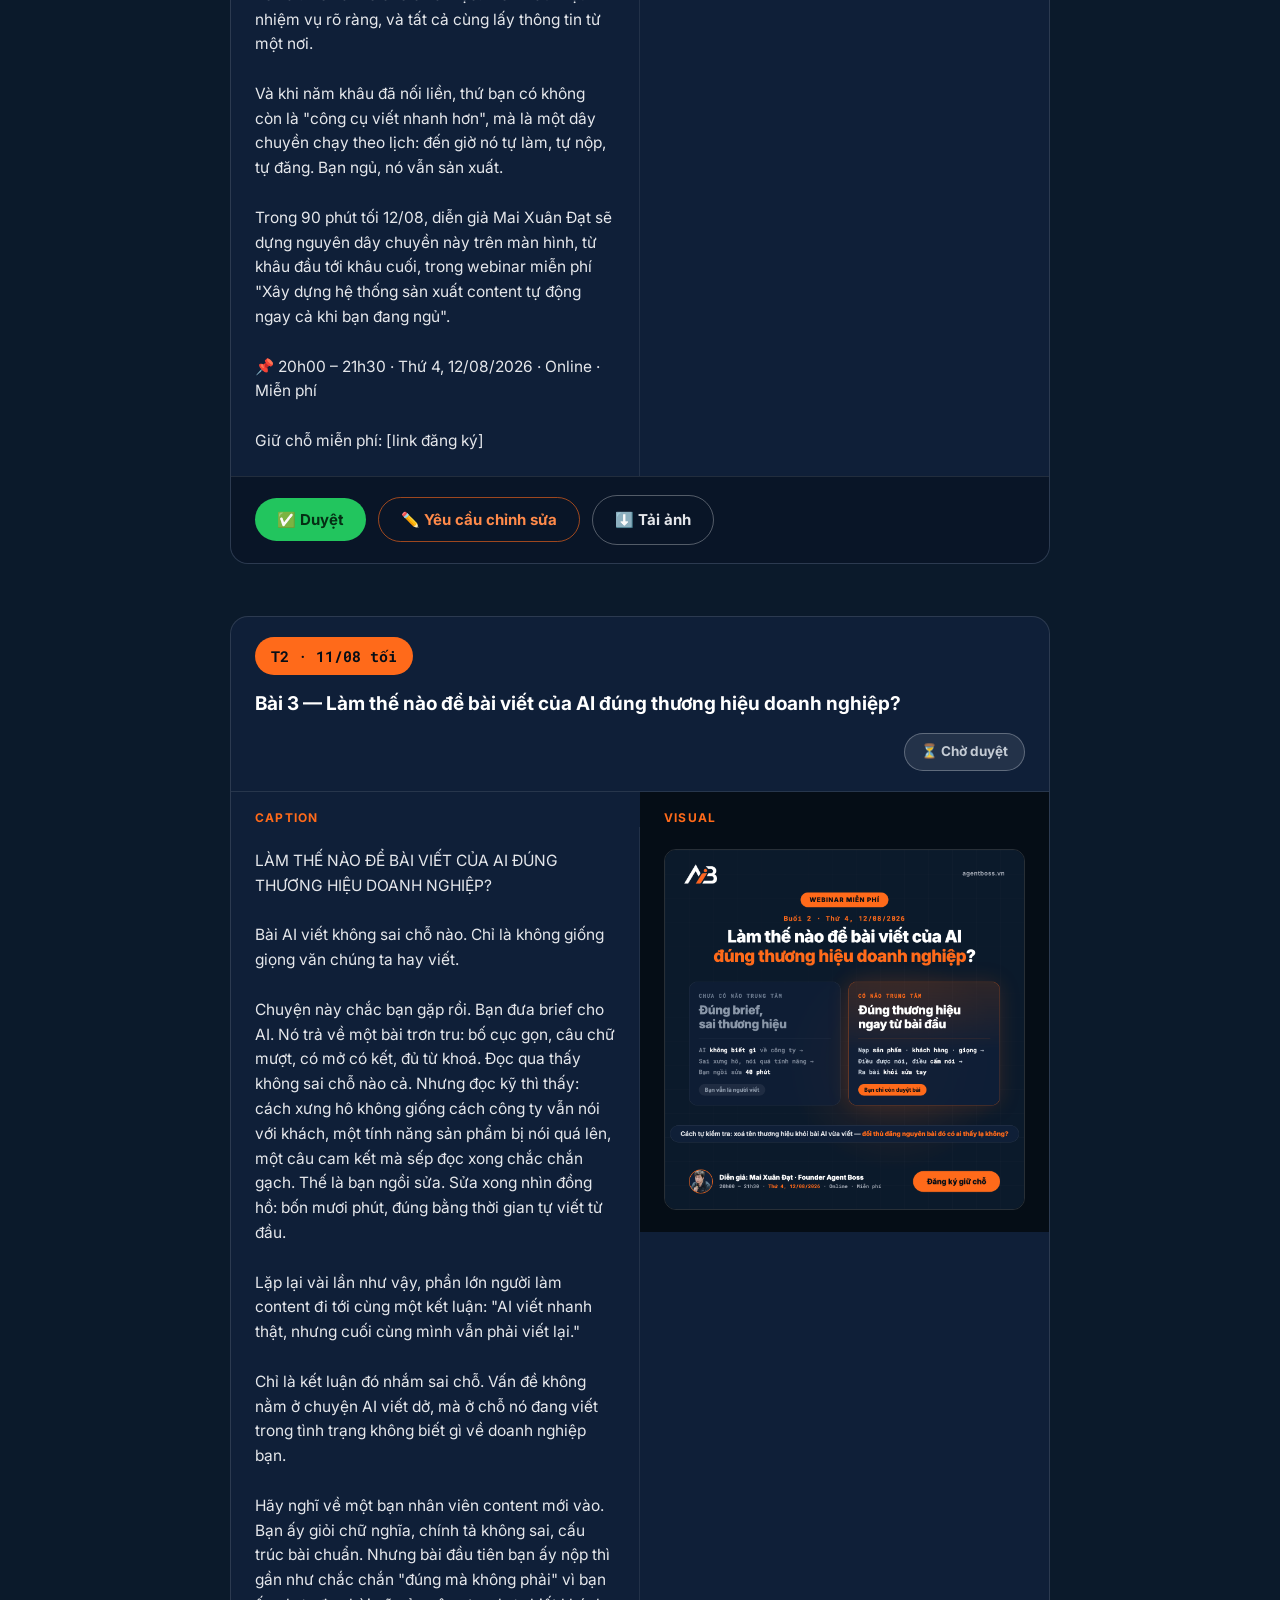
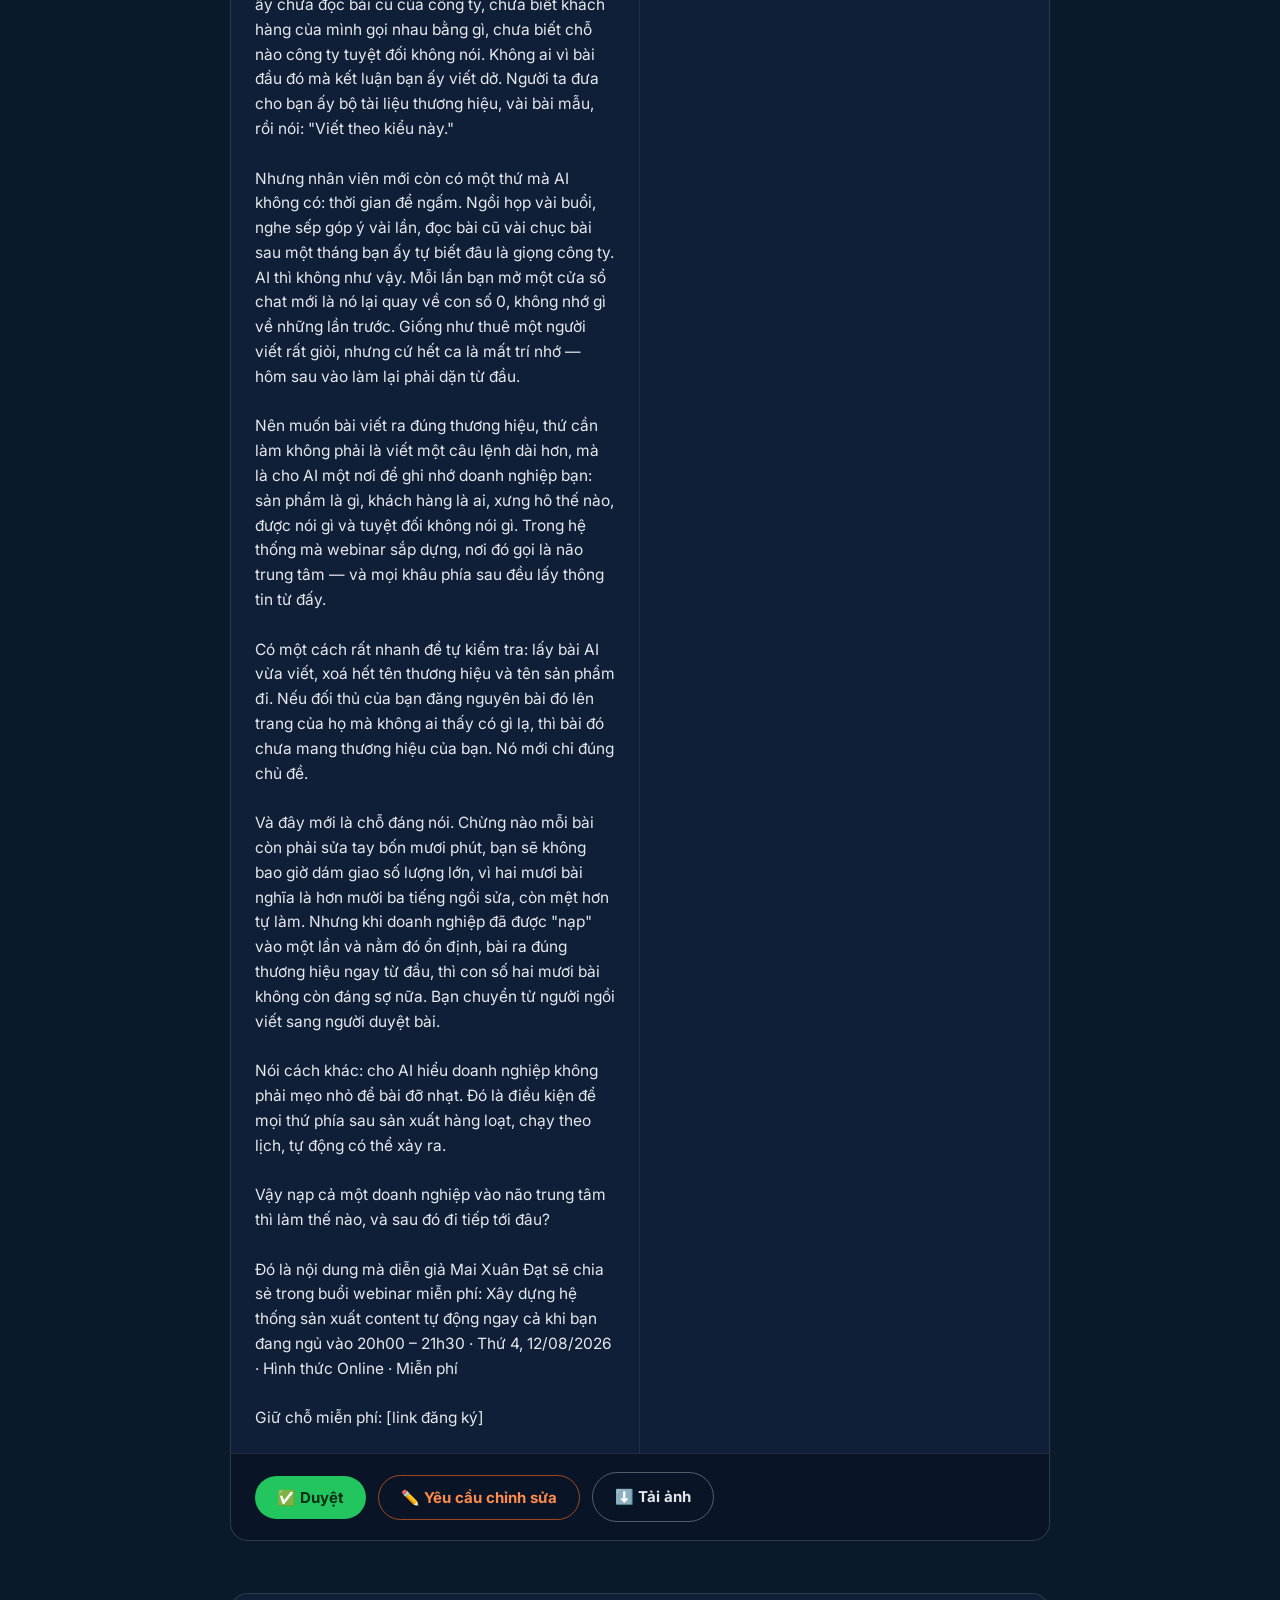
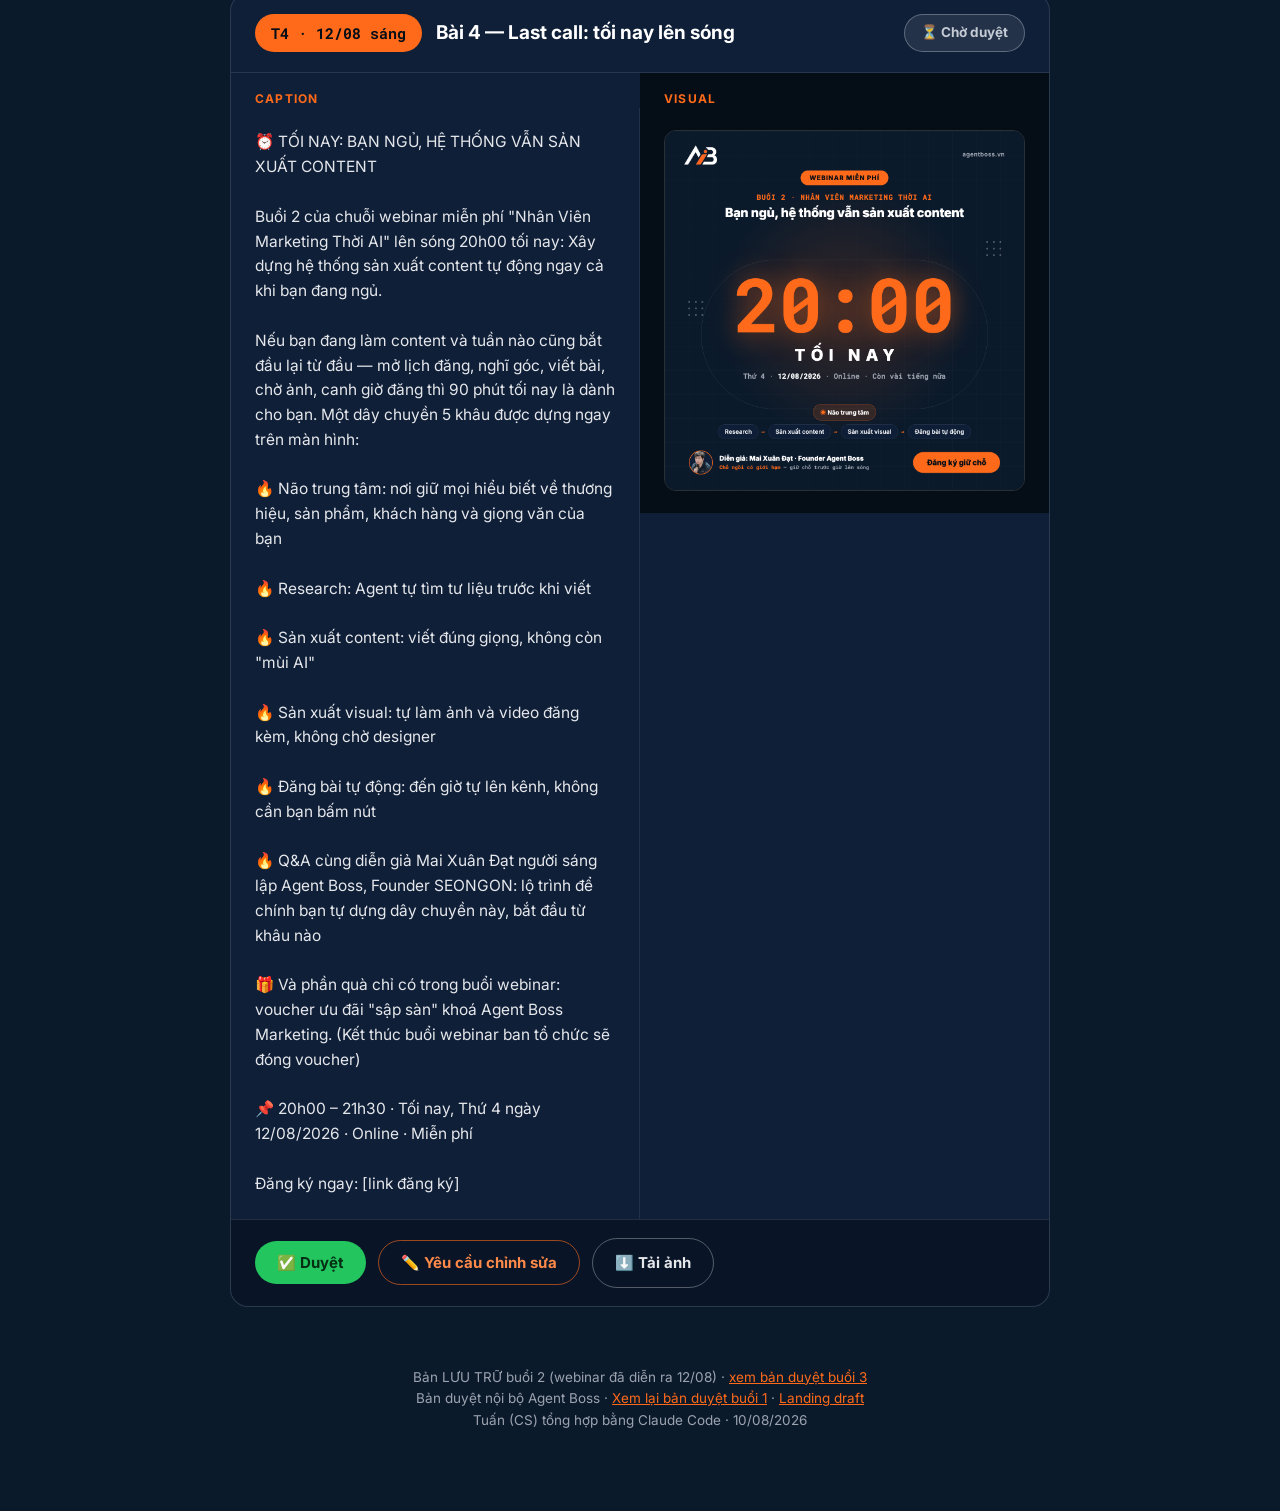
<file: duyet-social/buoi-2/index.html>
<!DOCTYPE html>
<html lang="vi">
<head>
<meta charset="UTF-8">
<meta name="viewport" content="width=device-width, initial-scale=1">
<meta name="robots" content="noindex">
<title>Duyệt content webinar BUỔI 2 — "Hệ thống sản xuất content tự động" (12/08)</title>
<link rel="preconnect" href="https://fonts.googleapis.com">
<link href="https://fonts.googleapis.com/css2?family=Inter:wght@400;600;700;800&family=Roboto+Mono:wght@600;700&display=swap" rel="stylesheet">
<style>
  :root{--navy:#0B1A2B;--deep:#050D16;--card:#0F1F38;--orange:#FF6A1A;--gray:#9CA3AF;--light:#E5E7EB}
  *{margin:0;padding:0;box-sizing:border-box}
  body{background:var(--navy);color:#fff;font-family:'Inter',sans-serif;line-height:1.6}
  .wrap{max-width:860px;margin:0 auto;padding:40px 20px 80px}
  .tag{display:inline-block;padding:8px 18px;border-radius:999px;background:rgba(255,106,26,.12);border:1.5px solid rgba(255,106,26,.55);color:var(--orange);font-weight:700;font-size:13px;letter-spacing:.12em;text-transform:uppercase}
  h1{margin-top:16px;font-size:clamp(24px,4.5vw,34px);font-weight:800;letter-spacing:-.01em}
  h1 .cam{color:var(--orange)}
  .note{margin-top:10px;color:var(--gray);font-size:15px}
  .note b{color:var(--light)}

  table{width:100%;margin-top:26px;border-collapse:collapse;font-size:15px}
  th,td{padding:12px 14px;text-align:left;border:1px solid rgba(255,255,255,.12)}
  th{background:var(--card);color:var(--orange);font-size:13px;letter-spacing:.08em;text-transform:uppercase}
  td{color:var(--light)}
  td .mono{font-family:'Roboto Mono',monospace;font-weight:700;color:#fff;white-space:nowrap}

  .flowbox{margin-top:26px;padding:20px 22px;border-radius:16px;background:var(--card);border:1px solid rgba(255,255,255,.12)}
  .flowbox .lb{font-size:12px;letter-spacing:.1em;text-transform:uppercase;color:var(--orange);font-weight:700}
  .flowbox p{margin-top:10px;font-family:'Roboto Mono',monospace;font-size:15px;color:var(--light)}
  .flowbox i{font-style:normal;color:var(--orange);font-weight:700}

  .post{margin-top:52px;background:var(--card);border:1px solid rgba(255,255,255,.12);border-radius:18px;overflow:hidden}
  .post-head{display:flex;align-items:center;gap:14px;flex-wrap:wrap;padding:20px 24px;border-bottom:1px solid rgba(255,255,255,.1)}
  .date{font-family:'Roboto Mono',monospace;font-weight:700;font-size:15px;color:var(--deep);background:var(--orange);padding:7px 16px;border-radius:999px;white-space:nowrap}
  .post-head h2{font-size:19px;font-weight:700}
  .cols{display:grid;grid-template-columns:1fr 1fr;gap:0}
  @media(max-width:760px){.cols{grid-template-columns:1fr}}
  .caption{padding:22px 24px;font-size:15.5px;color:var(--light);white-space:pre-wrap;border-right:1px solid rgba(255,255,255,.08)}
  @media(max-width:760px){.caption{border-right:none;border-bottom:1px solid rgba(255,255,255,.08)}}
  .img{padding:22px 24px;background:var(--deep);display:flex;align-items:flex-start;justify-content:center}
  .img img{width:100%;max-width:520px;border-radius:12px;border:1px solid rgba(255,255,255,.14)}
  .lbl{font-size:12px;letter-spacing:.1em;text-transform:uppercase;color:var(--orange);font-weight:700;padding:16px 24px 0}
  footer{margin-top:60px;color:var(--gray);font-size:13.5px;text-align:center}
  footer a{color:var(--orange)}

  .status{margin-left:auto;padding:7px 16px;border-radius:999px;font-size:13.5px;font-weight:700;white-space:nowrap}
  .status.cho{background:rgba(156,163,175,.15);border:1.5px solid rgba(156,163,175,.5);color:#C4CBD4}
  .status.ok{background:rgba(34,197,94,.15);border:1.5px solid rgba(34,197,94,.6);color:#4ADE80}
  .status.sua{background:rgba(255,106,26,.15);border:1.5px solid rgba(255,106,26,.6);color:#FF8A4A}
  .actions{display:flex;gap:12px;flex-wrap:wrap;align-items:center;padding:18px 24px;border-top:1px solid rgba(255,255,255,.1);background:rgba(5,13,22,.5)}
  .abtn{border:none;cursor:pointer;font-family:'Inter',sans-serif;font-size:15px;font-weight:700;padding:12px 22px;border-radius:999px}
  .abtn.duyet{background:#22C55E;color:#052e14}
  .abtn.sua{background:transparent;color:#FF8A4A;border:1.5px solid rgba(255,106,26,.6)}
  .abtn.tai{background:transparent;color:#E5E7EB;border:1.5px solid rgba(255,255,255,.3);text-decoration:none;display:inline-block}
  .abtn:disabled{opacity:.45;cursor:not-allowed}
  .cmtbox{display:none;padding:0 24px 20px;background:rgba(5,13,22,.5)}
  .cmtbox.open{display:block}
  .cmtbox textarea{width:100%;min-height:90px;background:var(--navy);border:1.5px solid rgba(255,255,255,.25);border-radius:12px;color:#fff;font-family:'Inter',sans-serif;font-size:15px;padding:12px 14px;resize:vertical}
  .cmtbox textarea:focus{outline:none;border-color:var(--orange)}
  .cmtrow{margin-top:10px;display:flex;gap:10px}
  .sentnote{padding:10px 24px 18px;background:rgba(5,13,22,.5);color:var(--gray);font-size:14px;display:none}
  .sentnote b{color:#FF8A4A}
  .reset{margin-left:8px;background:none;border:none;color:var(--gray);font-size:13px;cursor:pointer;text-decoration:underline}
</style>
</head>
<body>
<div class="wrap">
  <span class="tag">Bản duyệt nội bộ · Social plan buổi 2</span>
  <h1>4 bài Facebook giới thiệu webinar BUỔI 2<br><span class="cam">"Xây dựng hệ thống sản xuất content tự động ngay cả khi bạn đang ngủ"</span> — lên sóng 12/08</h1>
  <p class="note">Kính gửi sếp Đạt duyệt <b>nội dung + hình + lịch đăng</b>. Mọi link đăng ký sẽ gắn form chính thức trước khi đăng (hiện để <b>[link đăng ký]</b>). Người tổng hợp: <b>Tuấn (CS)</b> · 10/08/2026.</p>
  <p class="note" style="margin-top:14px">Các bài xếp <b>đúng thứ tự đăng</b>. Ảnh đánh số khớp số bài: bài N dùng ảnh N.</p>

  <div class="flowbox">
    <p class="lb">Nội dung buổi 2 — hệ thống 5 khâu</p>
    <p><b>Não trung tâm</b> <i>→</i> Research <i>→</i> Sản xuất content <i>→</i> Sản xuất visual (ảnh + video) <i>→</i> Đăng bài tự động</p>
  </div>

  <table>
    <tr><th>Ngày đăng</th><th>Bài</th><th>Góc nội dung</th></tr>
    <tr><td class="mono"><span class="mono">CN · 10/08</span></td><td>Bài 1 — Giới thiệu webinar</td><td>Nỗi mệt "tuần nào cũng bắt đầu lại từ đầu" → giới thiệu hệ thống 5 khâu + thông tin sự kiện</td></tr>
    <tr><td class="mono"><span class="mono">T2 · 11/08 sáng</span></td><td>Bài 2 — "Bí mật" dây chuyền content</td><td>Content giá trị: vì sao giao cả 5 việc cho 1 con AI thì luôn hỏng — phải chia thành dây chuyền, và não trung tâm là khâu ai cũng bỏ qua</td></tr>
    <tr><td class="mono"><span class="mono">T2 · 11/08 tối</span></td><td>Bài 3 — Bài AI đúng thương hiệu doanh nghiệp</td><td>Đào sâu khâu não trung tâm: vì sao AI viết đúng brief mà vẫn sai thương hiệu + cách tự kiểm tra (xoá tên thương hiệu đi xem đối thủ đăng được không)</td></tr>
    <tr><td class="mono"><span class="mono">T4 · 12/08 sáng</span></td><td>Bài 4 — Last call</td><td>Chốt đăng ký trong ngày lên sóng, nhắc lại 5 khâu + voucher ưu đãi chỉ có trong buổi</td></tr>
  </table>

  <!-- BÀI 1 -->
  <div class="post" data-post="Buổi 2 · Bài 1 — Giới thiệu webinar (10/08)" data-img="../images/buoi2-post1.png" data-dl="buoi2-bai1-gioi-thieu.png">
    <div class="post-head"><span class="date">CN · 10/08</span><h2>Bài 1 — Giới thiệu webinar buổi 2</h2></div>
    <div class="cols">
      <div>
        <p class="lbl">Caption</p>
        <div class="caption">Webinar: "Xây dựng hệ thống sản xuất content tự động ngay cả khi bạn đang ngủ" | 20h00 Thứ 4, ngày 12/08/2026

Có một kiểu mệt rất riêng của người làm content: không phải mệt vì một content khó, mà mệt vì bài nào cũng phải bắt đầu lại từ đầu. Tuần nào cũng mở lịch đăng ra, tuần nào cũng ngồi nghĩ chủ đề, viết brief, gửi designer, chờ, sửa, đăng. Xong tuần này lại tới tuần sau, y hệt.

Buổi đầu tiên của chuỗi cho thấy AI Agent có năng lực vô song khi bạn ra lệnh. Nhưng ra lệnh thì vẫn là bạn phải ngồi đó. Buổi 2 nói về bước tiếp theo, cũng là bước đổi hẳn cách làm việc: hệ thống tự chạy theo lịch, không cần bạn ngồi đó. Giống nồi cơm hẹn giờ: tối cắm, 6h sáng cơm đã chín, không ai phải thức canh.

Trong 90 phút, bạn sẽ xem tận mắt một hệ thống content hoàn chỉnh được dựng lên, gồm 5 khâu nối vào nhau như một dây chuyền:

🔥 Não trung tâm: nơi lưu toàn bộ hiểu biết về thương hiệu, sản phẩm, khách hàng và giọng văn của bạn. Bốn khâu còn lại đều lấy từ đây, nên content ra bao nhiêu bài cũng nhất quán

🔥 Research: Agent tự đi tìm tư liệu trước khi viết: thị trường, đối thủ, chủ đề đang được quan tâm

🔥 Sản xuất content: viết bài đúng giọng thương hiệu của bạn, không còn "mùi AI"

🔥 Sản xuất visual: tự làm ảnh và video đăng kèm, không phải chờ designer

🔥 Đăng bài tự động: đến giờ tự đăng lên kênh, bạn không cần ngồi canh để bấm nút

Năm khâu đó ghép lại thành một dây chuyền chạy theo lịch. Và cuối buổi là lộ trình để chính bạn tự dựng nó: bắt đầu từ đâu, cần gì.

Đứng phần chia sẻ và demo là anh Mai Xuân Đạt - người sáng lập Agent Boss, Founder SEONGON, một trong những chuyên gia đi đầu về nghiên cứu và ứng dụng Google Marketing tại Việt Nam.

Đây là buổi mà nhiều người sẽ nhìn thấy đích đến của nghề mình trong vài năm tới: phần việc lặp thì để hệ thống chạy, còn giờ làm việc của bạn dành cho chiến lược và sáng tạo, phần mà không máy nào làm thay được.

📌 THÔNG TIN SỰ KIỆN:
- Chủ đề: Xây dựng hệ thống sản xuất content tự động ngay cả khi bạn đang ngủ
- Thuộc chuỗi 4 webinar "Nhân Viên Marketing Thời AI: Làm Chủ Agent, X10 Hiệu Suất"
- Diễn giả: Mai Xuân Đạt — Người sáng lập Agent Boss
- Thời gian: 20h00 – 21h30, Thứ 4 ngày 12/08/2026
- Địa điểm: Online
- Chi phí: Miễn phí

🎁 Đăng ký giữ chỗ: [link đăng ký]</div>
      </div>
      <div>
        <p class="lbl" style="background:#050D16">Visual</p>
        <div class="img"><img src="../images/buoi2-post1.png" alt="Visual bài 1"></div>
      </div>
    </div>
  </div>

  <!-- BÀI 2 -->
  <div class="post" data-post="Buổi 2 · Bài 2 — Bí mật dây chuyền content (11/08 sáng)" data-img="../images/buoi2-post2.png" data-dl="buoi2-bai2-bi-mat-day-chuyen.png">
    <div class="post-head"><span class="date">T2 · 11/08 sáng</span><h2>Bài 2 — "Bí mật" dây chuyền sản xuất content</h2></div>
    <div class="cols">
      <div>
        <p class="lbl">Caption</p>
        <div class="caption">"BÍ MẬT" DÂY CHUYỀN SẢN XUẤT CONTENT MÀ CHƯA AI TỪNG NÓI CHO BẠN

Có những trang mà tuần nào bạn cũng thấy bài mới. Bài nào cũng có ảnh, thỉnh thoảng có cả video, giọng điệu trước sau như một. Bạn từng tự hỏi họ lấy đâu ra người để làm được nhiều như vậy chưa?

Phần lớn trường hợp, câu trả lời không phải là họ đông người hơn bạn. Mà là họ không giao tất cả cho một chỗ.

Còn đa số chúng ta thì đang làm theo cách này: mở một cửa sổ chat, gõ một câu thật dài "lên cho tôi kế hoạch content tháng này, viết bài, kèm ý tưởng hình ảnh" rồi chờ.

Cái nhận về thường là một mớ đọc thì xuôi tai mà dùng thì không xong. Kế hoạch chung chung. Bài viết đúng chủ đề nhưng sai giọng. Ý tưởng hình ảnh thì mô tả kiểu ai cũng dùng được. Sửa hết cũng mất từng ấy thời gian. Và kết luận quen thuộc lại xuất hiện: "AI chưa tới."

Nhưng thử nhìn lại xem bạn vừa yêu cầu điều gì.

Bạn vừa bắt một người làm cùng lúc năm việc khác nhau: nghiên cứu, viết, làm hình, sắp lịch, đăng bài. Trong một quán ăn, không ai để một người vừa đi chợ, vừa nấu, vừa bày món, vừa bưng ra, vừa thu tiền. Quán vắng thì gắng được, đông khách là vỡ trận. Xưởng nào cũng chia thành dây chuyền, mỗi khâu một người, mỗi người một việc rõ ràng và có một bản thiết kế chung để mọi khâu làm ra thứ khớp nhau.

Một hệ thống content chạy được cũng đúng như vậy. Nó không phải một con AI vạn năng, mà là năm khâu nối vào nhau:

🔥 Não trung tâm: nơi lưu toàn bộ hiểu biết về doanh nghiệp: sản phẩm, khách hàng, giọng văn, điều được nói và điều tuyệt đối không nói. Đây là bản thiết kế chung, bốn khâu dưới đều lấy từ đây

🔥 Research: tự đi tìm tư liệu trước khi viết: thị trường, đối thủ, chủ đề đang được quan tâm

🔥 Sản xuất content: viết bài đúng thương hiệu, không còn "mùi AI"

🔥 Sản xuất visual: làm ảnh và video đăng kèm, không phải chờ designer

🔥 Đăng bài tự động: đến giờ tự đưa lên kênh, bạn không cần ngồi canh

Khâu quan trọng nhất là khâu đầu tiên, và cũng là khâu hầu như ai cũng bỏ qua. Thiếu não trung tâm, bốn khâu còn lại mỗi khâu hiểu doanh nghiệp một kiểu: bài viết một giọng, ảnh một phong cách, video một thông điệp, ghép lại thành một trang mà khách đọc xong không nhớ nổi bạn là ai. Có não trung tâm rồi thì cả dây chuyền mới nói cùng một tiếng nói.

Nên "bí mật" ở đây không nằm ở chỗ ai có AI xịn hơn ai. Nó nằm ở chỗ chia việc: mỗi khâu một nhiệm vụ rõ ràng, và tất cả cùng lấy thông tin từ một nơi.

Và khi năm khâu đã nối liền, thứ bạn có không còn là "công cụ viết nhanh hơn", mà là một dây chuyền chạy theo lịch: đến giờ nó tự làm, tự nộp, tự đăng. Bạn ngủ, nó vẫn sản xuất.

Trong 90 phút tối 12/08, diễn giả Mai Xuân Đạt sẽ dựng nguyên dây chuyền này trên màn hình, từ khâu đầu tới khâu cuối, trong webinar miễn phí "Xây dựng hệ thống sản xuất content tự động ngay cả khi bạn đang ngủ".

📌 20h00 – 21h30 · Thứ 4, 12/08/2026 · Online · Miễn phí

Giữ chỗ miễn phí: [link đăng ký]</div>
      </div>
      <div>
        <p class="lbl" style="background:#050D16">Visual</p>
        <div class="img"><img src="../images/buoi2-post2.png" alt="Visual bài 2"></div>
      </div>
    </div>
  </div>

  <!-- BÀI 3 -->
  <div class="post" data-post="Buổi 2 · Bài 3 — Bài AI đúng thương hiệu doanh nghiệp (11/08 tối)" data-img="../images/buoi2-post3.png" data-dl="buoi2-bai3-dung-thuong-hieu.png">
    <div class="post-head"><span class="date">T2 · 11/08 tối</span><h2>Bài 3 — Làm thế nào để bài viết của AI đúng thương hiệu doanh nghiệp?</h2></div>
    <div class="cols">
      <div>
        <p class="lbl">Caption</p>
        <div class="caption">LÀM THẾ NÀO ĐỂ BÀI VIẾT CỦA AI ĐÚNG THƯƠNG HIỆU DOANH NGHIỆP?

Bài AI viết không sai chỗ nào. Chỉ là không giống giọng văn chúng ta hay viết.

Chuyện này chắc bạn gặp rồi. Bạn đưa brief cho AI. Nó trả về một bài trơn tru: bố cục gọn, câu chữ mượt, có mở có kết, đủ từ khoá. Đọc qua thấy không sai chỗ nào cả. Nhưng đọc kỹ thì thấy: cách xưng hô không giống cách công ty vẫn nói với khách, một tính năng sản phẩm bị nói quá lên, một câu cam kết mà sếp đọc xong chắc chắn gạch. Thế là bạn ngồi sửa. Sửa xong nhìn đồng hồ: bốn mươi phút, đúng bằng thời gian tự viết từ đầu.

Lặp lại vài lần như vậy, phần lớn người làm content đi tới cùng một kết luận: "AI viết nhanh thật, nhưng cuối cùng mình vẫn phải viết lại."

Chỉ là kết luận đó nhắm sai chỗ. Vấn đề không nằm ở chuyện AI viết dở, mà ở chỗ nó đang viết trong tình trạng không biết gì về doanh nghiệp bạn.

Hãy nghĩ về một bạn nhân viên content mới vào. Bạn ấy giỏi chữ nghĩa, chính tả không sai, cấu trúc bài chuẩn. Nhưng bài đầu tiên bạn ấy nộp thì gần như chắc chắn "đúng mà không phải" vì bạn ấy chưa đọc bài cũ của công ty, chưa biết khách hàng của mình gọi nhau bằng gì, chưa biết chỗ nào công ty tuyệt đối không nói. Không ai vì bài đầu đó mà kết luận bạn ấy viết dở. Người ta đưa cho bạn ấy bộ tài liệu thương hiệu, vài bài mẫu, rồi nói: "Viết theo kiểu này."

Nhưng nhân viên mới còn có một thứ mà AI không có: thời gian để ngấm. Ngồi họp vài buổi, nghe sếp góp ý vài lần, đọc bài cũ vài chục bài sau một tháng bạn ấy tự biết đâu là giọng công ty. AI thì không như vậy. Mỗi lần bạn mở một cửa sổ chat mới là nó lại quay về con số 0, không nhớ gì về những lần trước. Giống như thuê một người viết rất giỏi, nhưng cứ hết ca là mất trí nhớ — hôm sau vào làm lại phải dặn từ đầu.

Nên muốn bài viết ra đúng thương hiệu, thứ cần làm không phải là viết một câu lệnh dài hơn, mà là cho AI một nơi để ghi nhớ doanh nghiệp bạn: sản phẩm là gì, khách hàng là ai, xưng hô thế nào, được nói gì và tuyệt đối không nói gì. Trong hệ thống mà webinar sắp dựng, nơi đó gọi là não trung tâm — và mọi khâu phía sau đều lấy thông tin từ đấy.

Có một cách rất nhanh để tự kiểm tra: lấy bài AI vừa viết, xoá hết tên thương hiệu và tên sản phẩm đi. Nếu đối thủ của bạn đăng nguyên bài đó lên trang của họ mà không ai thấy có gì lạ, thì bài đó chưa mang thương hiệu của bạn. Nó mới chỉ đúng chủ đề.

Và đây mới là chỗ đáng nói. Chừng nào mỗi bài còn phải sửa tay bốn mươi phút, bạn sẽ không bao giờ dám giao số lượng lớn, vì hai mươi bài nghĩa là hơn mười ba tiếng ngồi sửa, còn mệt hơn tự làm. Nhưng khi doanh nghiệp đã được "nạp" vào một lần và nằm đó ổn định, bài ra đúng thương hiệu ngay từ đầu, thì con số hai mươi bài không còn đáng sợ nữa. Bạn chuyển từ người ngồi viết sang người duyệt bài.

Nói cách khác: cho AI hiểu doanh nghiệp không phải mẹo nhỏ để bài đỡ nhạt. Đó là điều kiện để mọi thứ phía sau sản xuất hàng loạt, chạy theo lịch, tự động có thể xảy ra.

Vậy nạp cả một doanh nghiệp vào não trung tâm thì làm thế nào, và sau đó đi tiếp tới đâu?

Đó là nội dung mà diễn giả Mai Xuân Đạt sẽ chia sẻ trong buổi webinar miễn phí: Xây dựng hệ thống sản xuất content tự động ngay cả khi bạn đang ngủ vào 20h00 – 21h30 · Thứ 4, 12/08/2026 · Hình thức Online · Miễn phí

Giữ chỗ miễn phí: [link đăng ký]</div>
      </div>
      <div>
        <p class="lbl" style="background:#050D16">Visual</p>
        <div class="img"><img src="../images/buoi2-post3.png" alt="Visual bài 3"></div>
      </div>
    </div>
  </div>

  <!-- BÀI 4 -->
  <div class="post" data-post="Buổi 2 · Bài 4 — Last call (12/08 sáng)" data-img="../images/buoi2-post4.png" data-dl="buoi2-bai4-last-call.png">
    <div class="post-head"><span class="date">T4 · 12/08 sáng</span><h2>Bài 4 — Last call: tối nay lên sóng</h2></div>
    <div class="cols">
      <div>
        <p class="lbl">Caption</p>
        <div class="caption">⏰ TỐI NAY: BẠN NGỦ, HỆ THỐNG VẪN SẢN XUẤT CONTENT

Buổi 2 của chuỗi webinar miễn phí "Nhân Viên Marketing Thời AI" lên sóng 20h00 tối nay: Xây dựng hệ thống sản xuất content tự động ngay cả khi bạn đang ngủ.

Nếu bạn đang làm content và tuần nào cũng bắt đầu lại từ đầu — mở lịch đăng, nghĩ góc, viết bài, chờ ảnh, canh giờ đăng thì 90 phút tối nay là dành cho bạn. Một dây chuyền 5 khâu được dựng ngay trên màn hình:

🔥 Não trung tâm: nơi giữ mọi hiểu biết về thương hiệu, sản phẩm, khách hàng và giọng văn của bạn

🔥 Research: Agent tự tìm tư liệu trước khi viết

🔥 Sản xuất content: viết đúng giọng, không còn "mùi AI"

🔥 Sản xuất visual: tự làm ảnh và video đăng kèm, không chờ designer

🔥 Đăng bài tự động: đến giờ tự lên kênh, không cần bạn bấm nút

🔥 Q&amp;A cùng diễn giả Mai Xuân Đạt người sáng lập Agent Boss, Founder SEONGON: lộ trình để chính bạn tự dựng dây chuyền này, bắt đầu từ khâu nào

🎁 Và phần quà chỉ có trong buổi webinar: voucher ưu đãi "sập sàn" khoá Agent Boss Marketing. (Kết thúc buổi webinar ban tổ chức sẽ đóng voucher)

📌 20h00 – 21h30 · Tối nay, Thứ 4 ngày 12/08/2026 · Online · Miễn phí

Đăng ký ngay: [link đăng ký]</div>
      </div>
      <div>
        <p class="lbl" style="background:#050D16">Visual</p>
        <div class="img"><img src="../images/buoi2-post4.png" alt="Visual bài 4"></div>
      </div>
    </div>
  </div>

  <footer>Bản LƯU TRỮ buổi 2 (webinar đã diễn ra 12/08) · <a href="../" style="color:#FF6A1A">xem bản duyệt buổi 3</a><br>Bản duyệt nội bộ Agent Boss · <a href="../buoi-1/">Xem lại bản duyệt buổi 1</a> · <a href="../../">Landing draft</a><br>Tuấn (CS) tổng hợp bằng Claude Code · 10/08/2026</footer>
</div>

<script>
// Kết quả duyệt gửi về "hòm thư" ntfy riêng của buổi 2 — Tuấn poll và báo lại trong Claude Code
var TOPIC = 'https://ntfy.sh/abs-duyet-webinar2-k9r4t7wm';

document.querySelectorAll('.post[data-post]').forEach(function(post){
  var name = post.dataset.post, key = 'duyet:' + name;
  var head = post.querySelector('.post-head');

  var chip = document.createElement('span');
  chip.className = 'status cho'; chip.textContent = '⏳ Chờ duyệt';
  head.appendChild(chip);

  var bar = document.createElement('div'); bar.className = 'actions';
  bar.innerHTML = '<button class="abtn duyet">✅ Duyệt</button>' +
    '<button class="abtn sua">✏️ Yêu cầu chỉnh sửa</button>' +
    '<a class="abtn tai" href="' + post.dataset.img + '" download="' + post.dataset.dl + '">⬇️ Tải ảnh</a>';
  post.appendChild(bar);

  var box = document.createElement('div'); box.className = 'cmtbox';
  box.innerHTML = '<textarea placeholder="Sếp ghi rõ cần sửa gì (nội dung / hình / lịch đăng)..."></textarea>' +
    '<div class="cmtrow"><button class="abtn duyet gui">Gửi yêu cầu</button><button class="abtn tai huy">Hủy</button></div>';
  post.appendChild(box);

  var note = document.createElement('div'); note.className = 'sentnote';
  post.appendChild(note);

  var bDuyet = bar.querySelector('.duyet'), bSua = bar.querySelector('.sua');
  var ta = box.querySelector('textarea'), bGui = box.querySelector('.gui'), bHuy = box.querySelector('.huy');

  function setState(st, cmt){
    if(st === 'ok'){ chip.className = 'status ok'; chip.textContent = '✅ Đã duyệt'; }
    else if(st === 'sua'){ chip.className = 'status sua'; chip.textContent = '✏️ Chờ chỉnh sửa'; }
    else { chip.className = 'status cho'; chip.textContent = '⏳ Chờ duyệt'; }
    bDuyet.disabled = (st !== 'cho'); bSua.disabled = (st !== 'cho');
    if(st === 'ok'){ note.style.display = 'block'; note.innerHTML = 'Đã gửi kết quả duyệt cho Tuấn. <button class="reset">đổi quyết định</button>'; }
    else if(st === 'sua' && cmt){ note.style.display = 'block'; note.innerHTML = '<b>Yêu cầu đã gửi:</b> ' + cmt.replace(/</g,'&lt;') + ' <button class="reset">đổi quyết định</button>'; }
    else { note.style.display = 'none'; note.innerHTML = ''; }
    var rs = note.querySelector('.reset');
    if(rs) rs.onclick = function(){ localStorage.removeItem(key); setState('cho'); };
  }

  function send(text, cb){
    fetch(TOPIC, {method:'POST', body: text}).then(function(r){ cb(r.ok); }).catch(function(){ cb(false); });
  }

  var saved = {};
  try{ saved = JSON.parse(localStorage.getItem(key) || '{}'); }catch(e){}
  setState(saved.st || 'cho', saved.cmt);

  bDuyet.onclick = function(){
    bDuyet.disabled = true; bDuyet.textContent = 'Đang gửi...';
    send('✅ DUYỆT — ' + name, function(ok){
      bDuyet.textContent = '✅ Duyệt';
      if(ok){ localStorage.setItem(key, JSON.stringify({st:'ok'})); setState('ok'); }
      else { alert('Gửi không thành công, sếp bấm thử lại giúp em.'); bDuyet.disabled = false; }
    });
  };
  bSua.onclick = function(){ box.classList.add('open'); ta.focus(); };
  bHuy.onclick = function(){ box.classList.remove('open'); };
  bGui.onclick = function(){
    var c = ta.value.trim();
    if(!c){ ta.focus(); return; }
    bGui.disabled = true; bGui.textContent = 'Đang gửi...';
    send('✏️ YÊU CẦU CHỈNH SỬA — ' + name + '\n' + c, function(ok){
      bGui.disabled = false; bGui.textContent = 'Gửi yêu cầu';
      if(ok){ localStorage.setItem(key, JSON.stringify({st:'sua', cmt:c})); box.classList.remove('open'); setState('sua', c); }
      else { alert('Gửi không thành công, sếp bấm thử lại giúp em.'); }
    });
  };
});
</script>
</body>
</html>
</file>
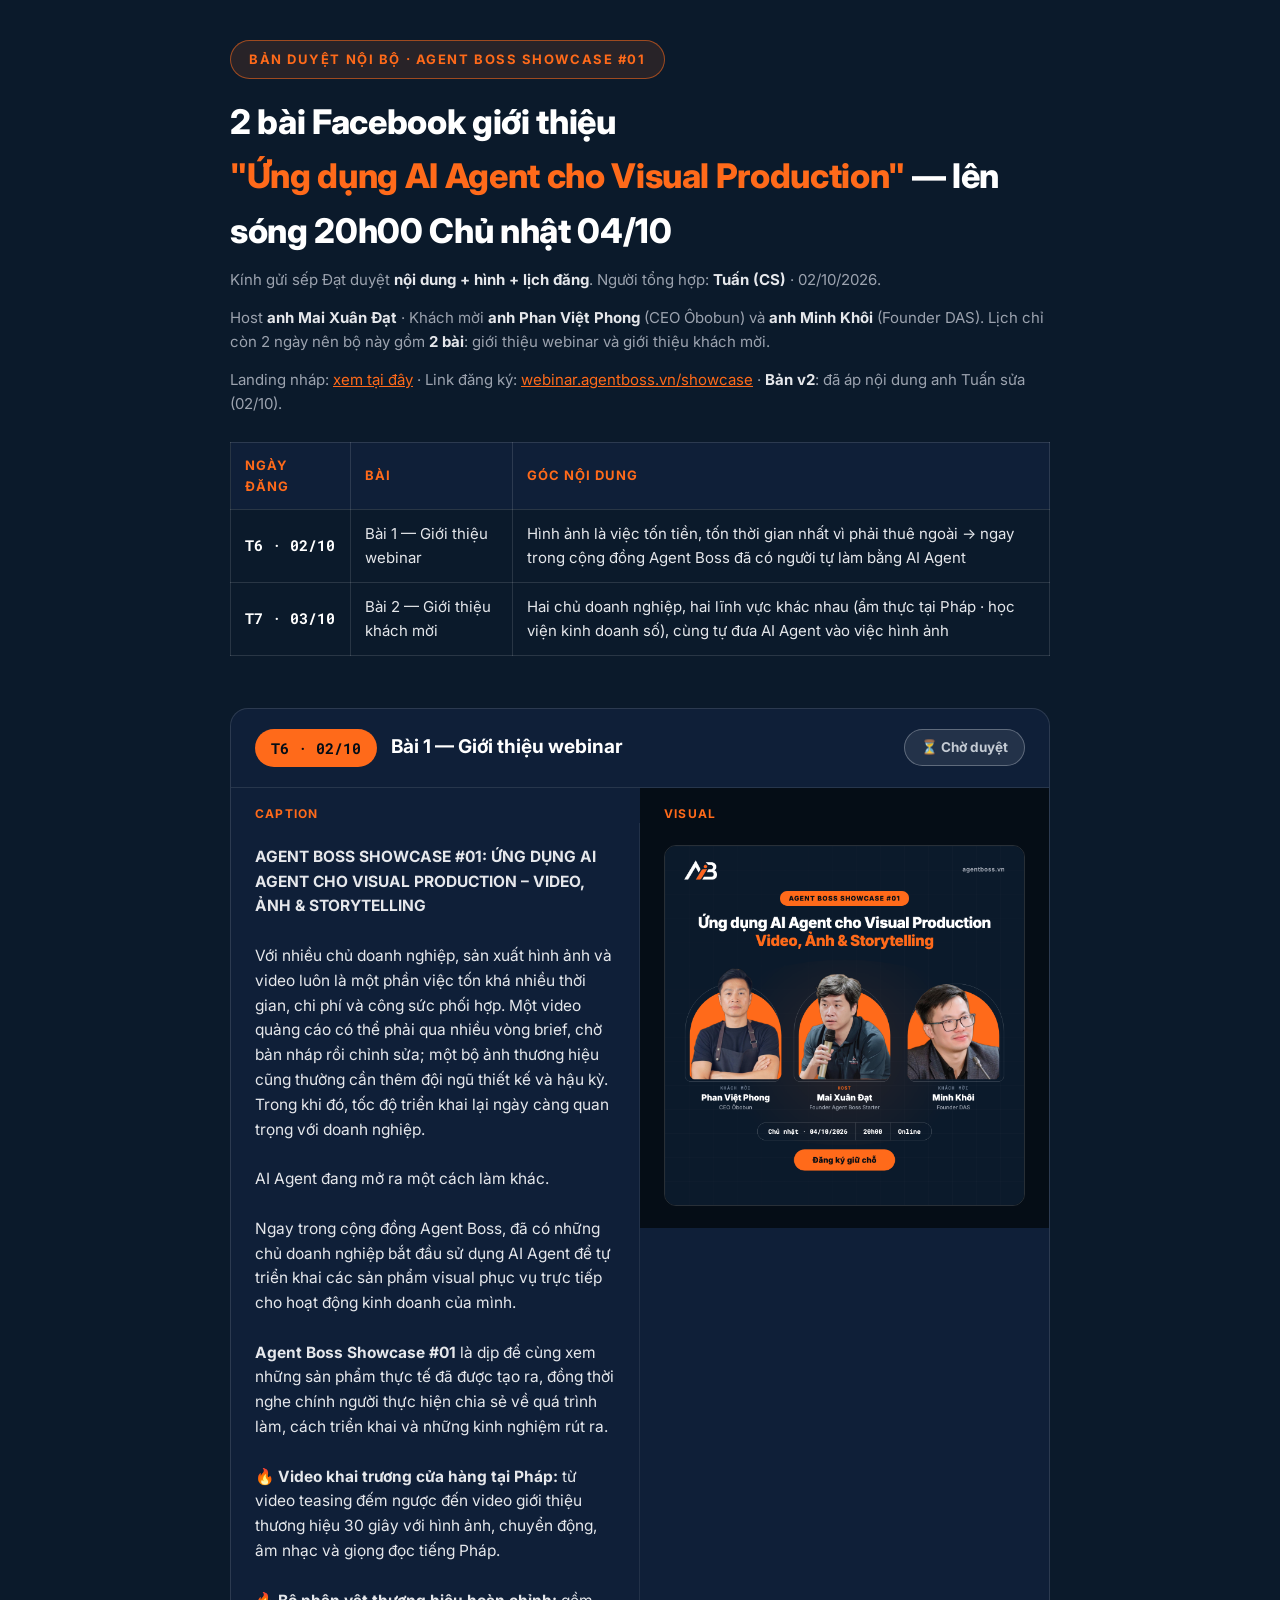
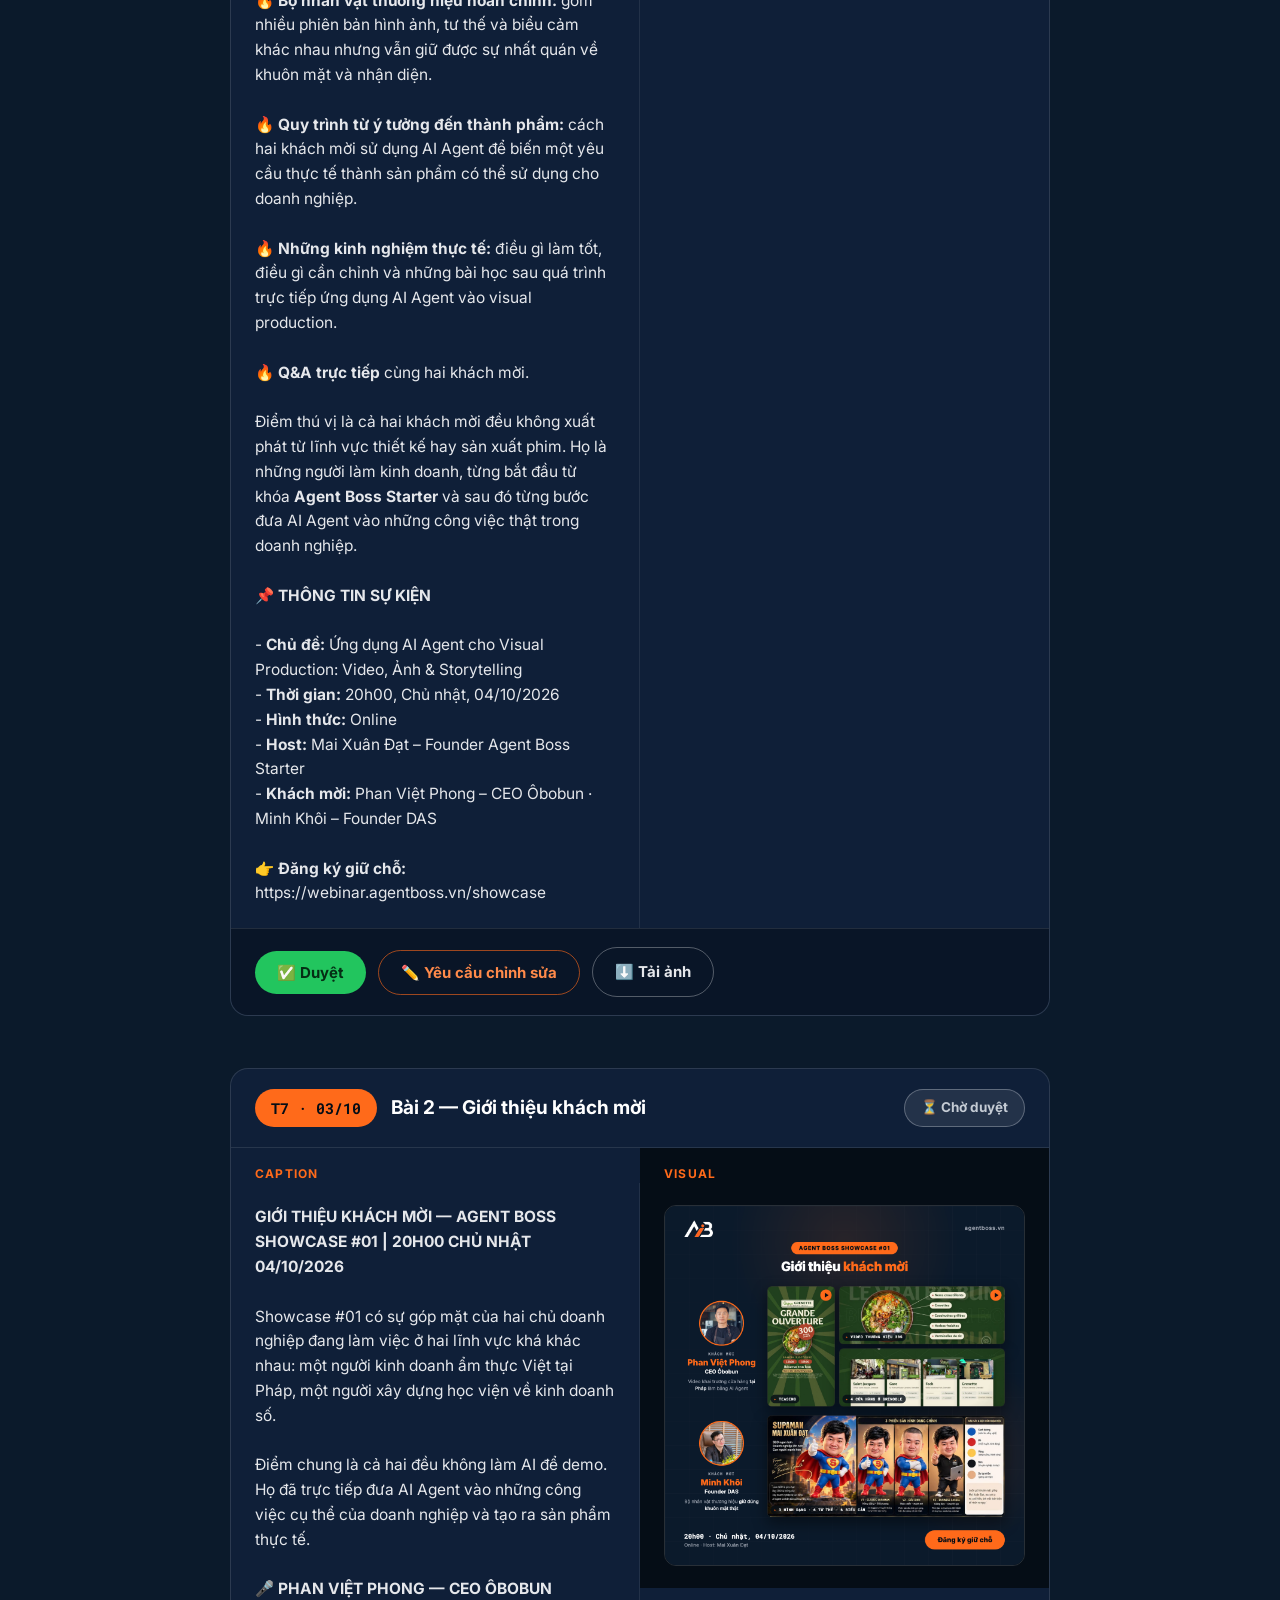
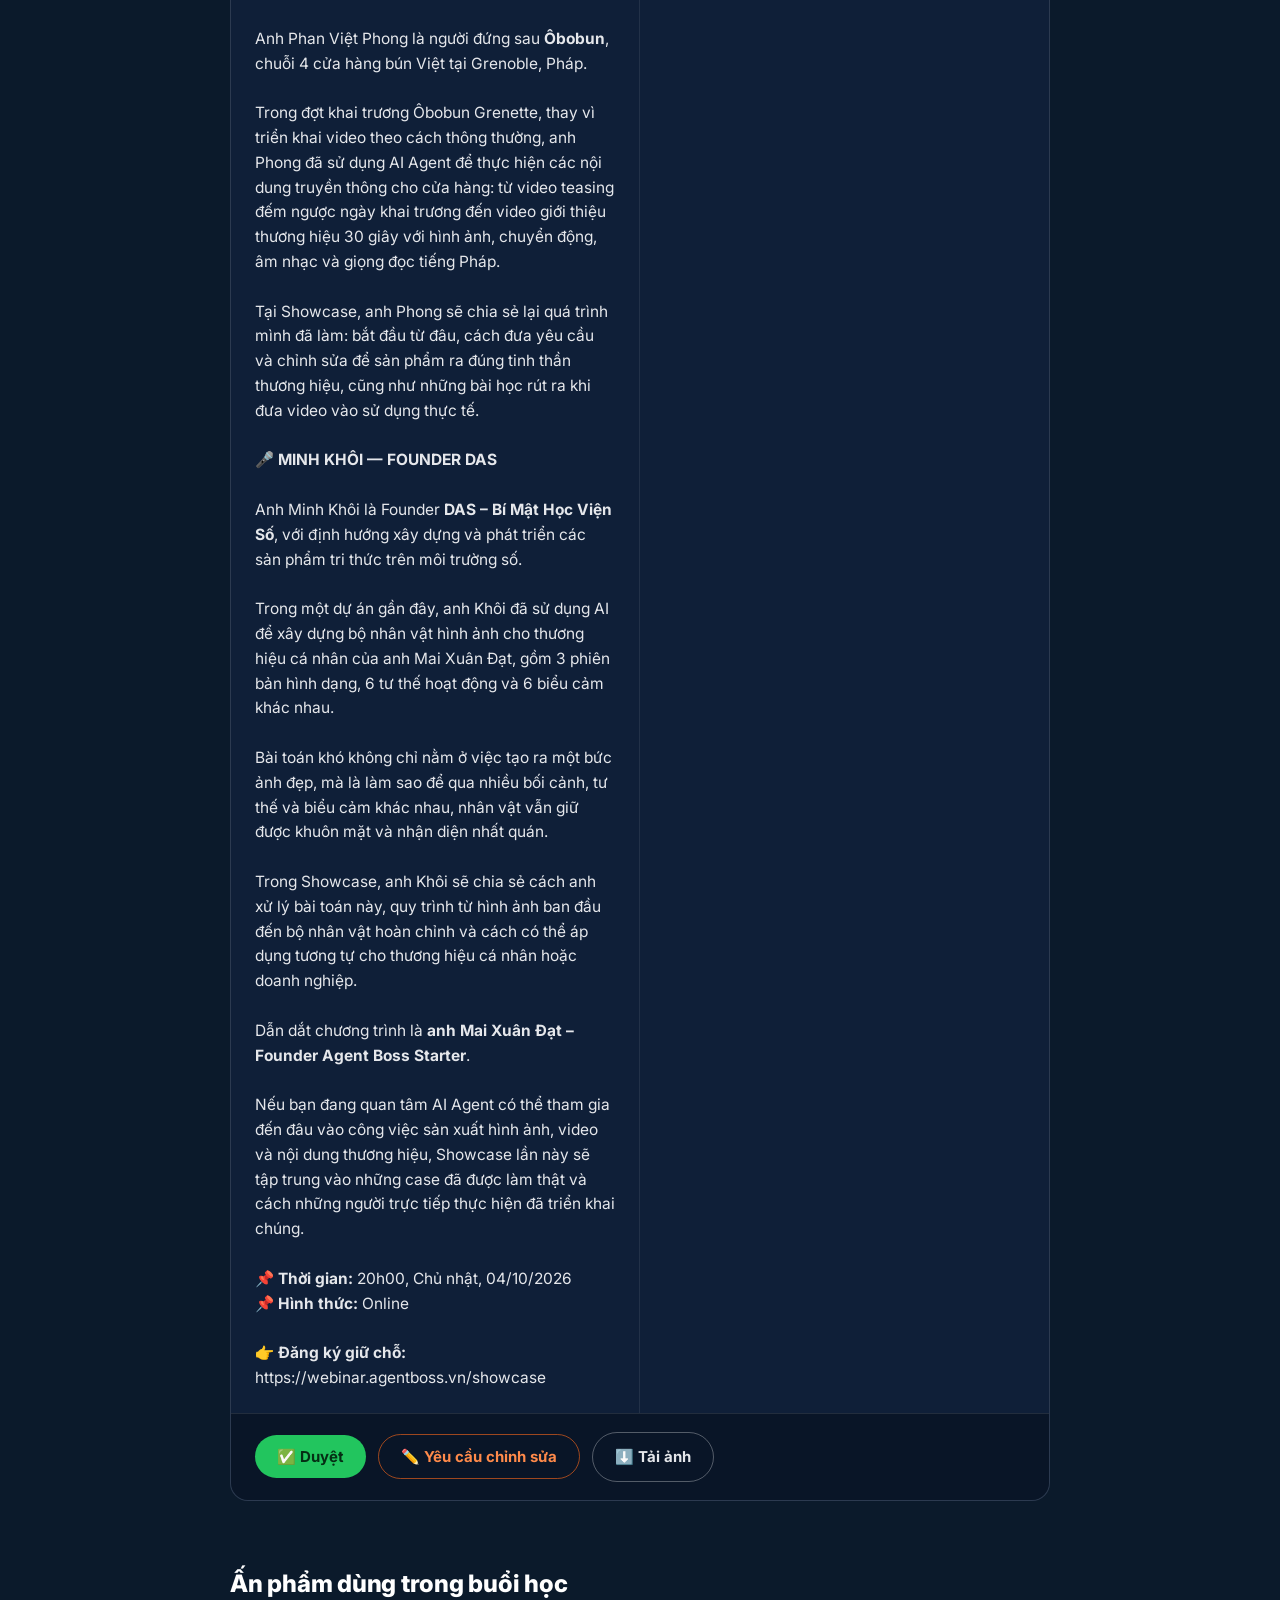
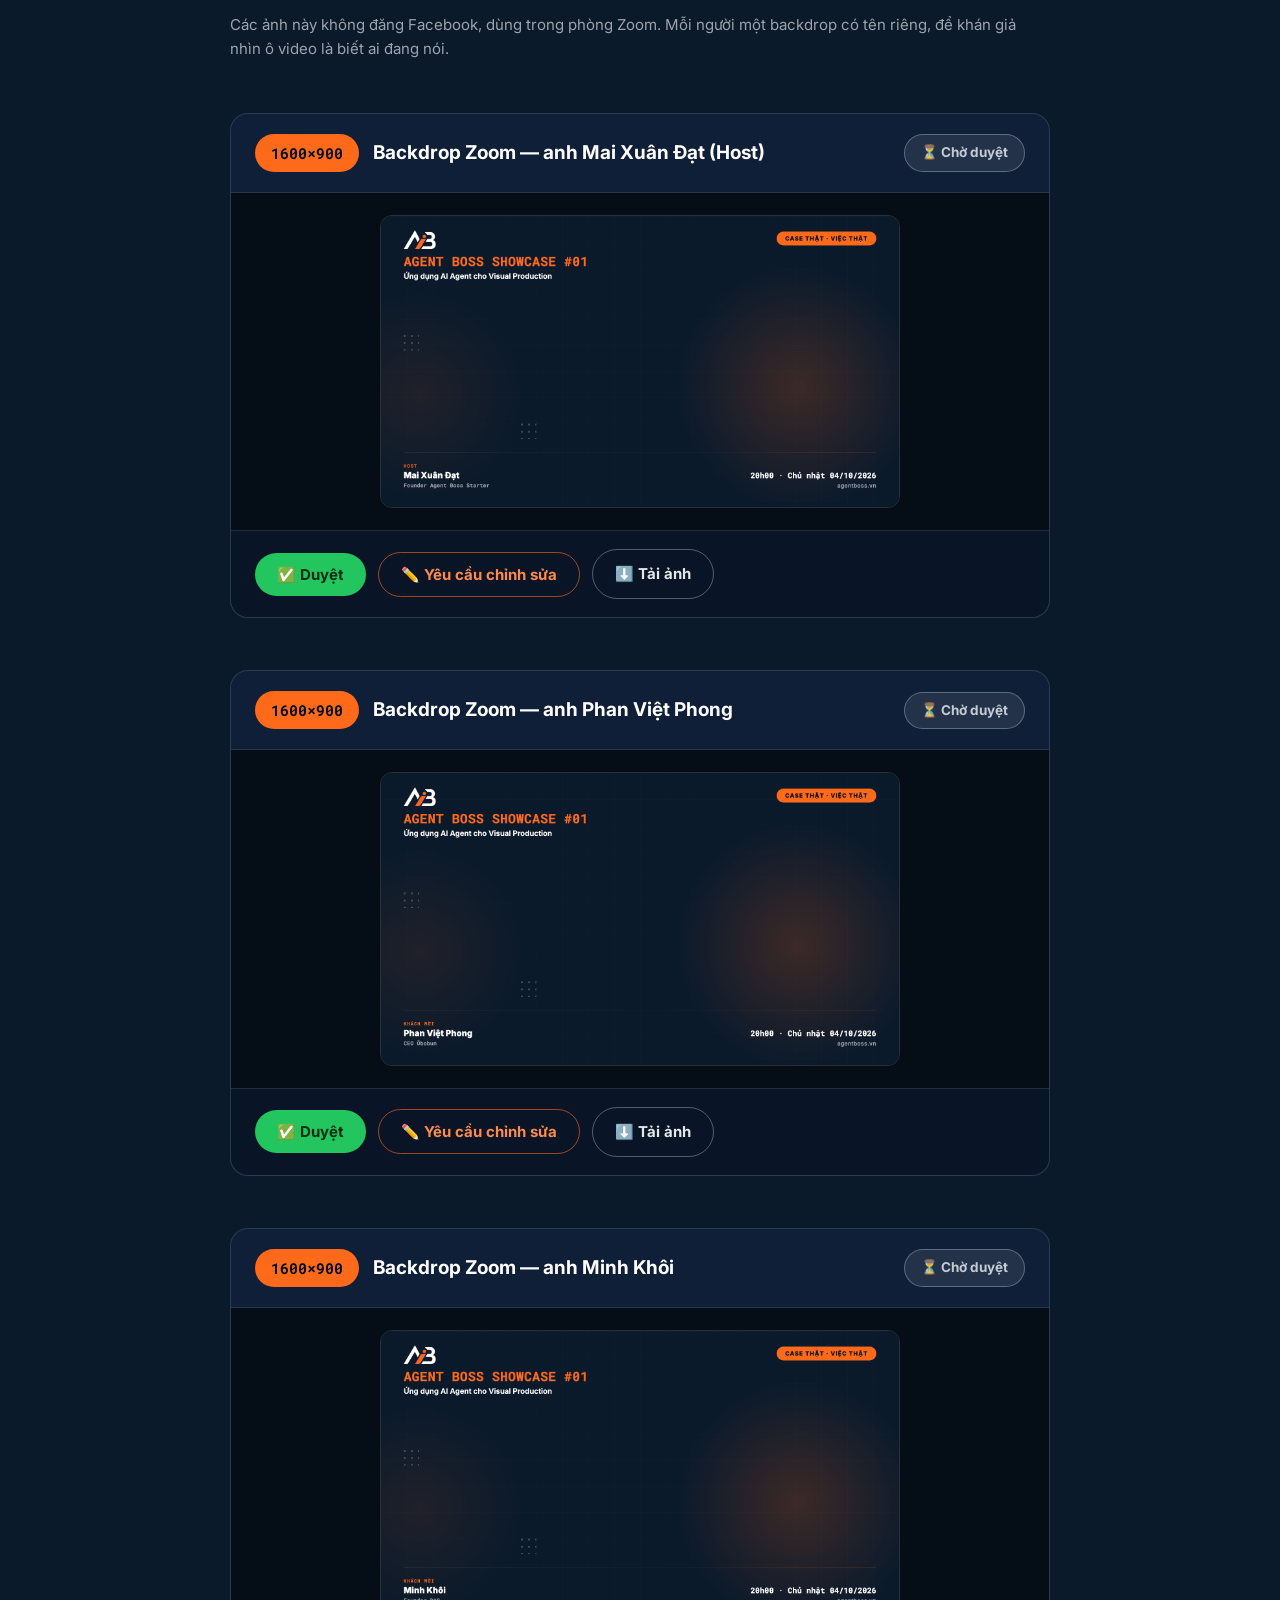
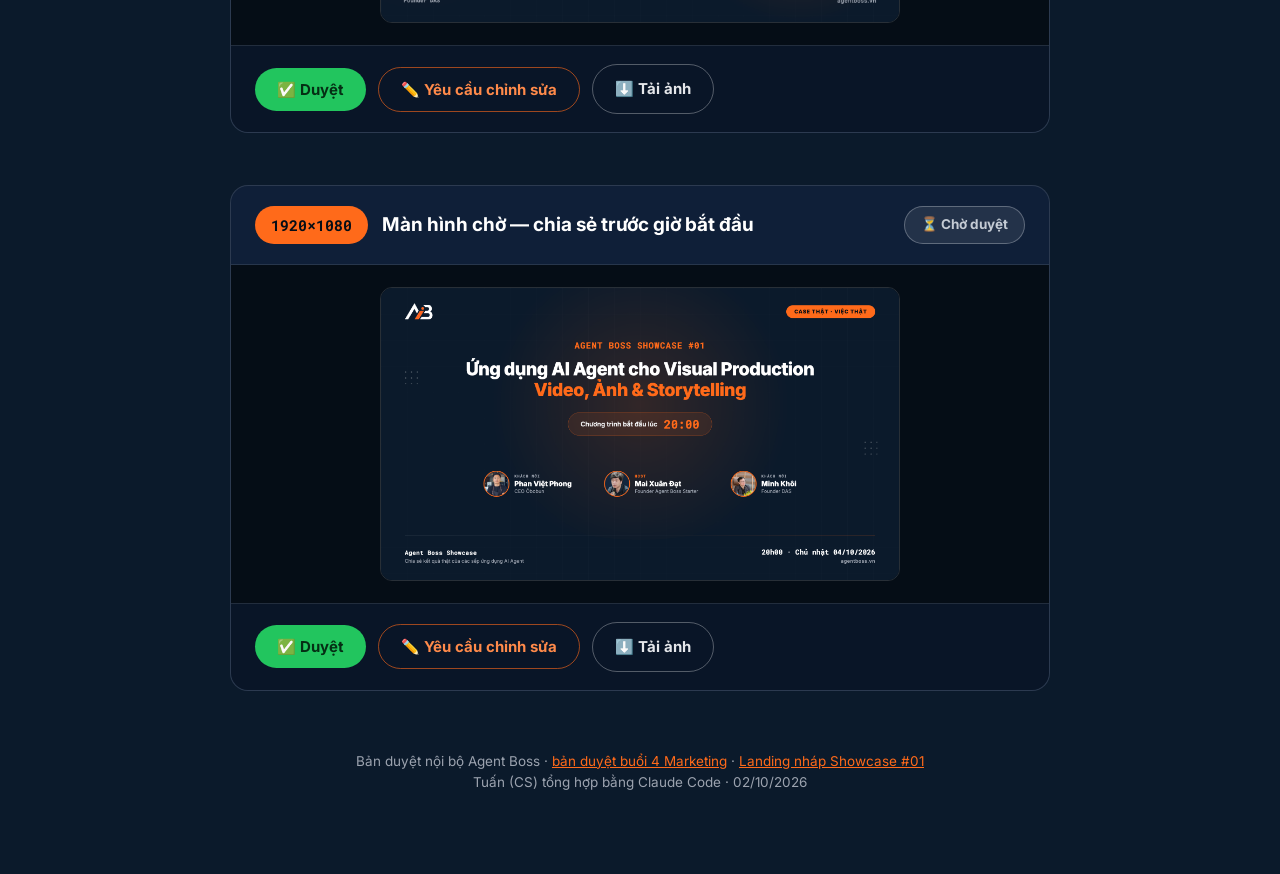
<file: duyet-social/showcase-01/index.html>
<!DOCTYPE html>
<html lang="vi">
<head>
<meta charset="UTF-8">
<meta name="viewport" content="width=device-width, initial-scale=1">
<meta name="robots" content="noindex">
<title>Duyệt content Agent Boss Showcase #01 (04/10)</title>
<link rel="preconnect" href="https://fonts.googleapis.com">
<link href="https://fonts.googleapis.com/css2?family=Inter:wght@400;600;700;800&family=Roboto+Mono:wght@600;700&display=swap" rel="stylesheet">
<style>
  :root{--navy:#0B1A2B;--deep:#050D16;--card:#0F1F38;--orange:#FF6A1A;--gray:#9CA3AF;--light:#E5E7EB}
  *{margin:0;padding:0;box-sizing:border-box}
  body{background:var(--navy);color:#fff;font-family:'Inter',sans-serif;line-height:1.6}
  .wrap{max-width:860px;margin:0 auto;padding:40px 20px 80px}
  .tag{display:inline-block;padding:8px 18px;border-radius:999px;background:rgba(255,106,26,.12);border:1.5px solid rgba(255,106,26,.55);color:var(--orange);font-weight:700;font-size:13px;letter-spacing:.12em;text-transform:uppercase}
  h1{margin-top:16px;font-size:clamp(24px,4.5vw,34px);font-weight:800;letter-spacing:-.01em}
  h1 .cam{color:var(--orange)}
  .note{margin-top:10px;color:var(--gray);font-size:15px}
  .note b{color:var(--light)}

  table{width:100%;margin-top:26px;border-collapse:collapse;font-size:15px}
  th,td{padding:12px 14px;text-align:left;border:1px solid rgba(255,255,255,.12)}
  th{background:var(--card);color:var(--orange);font-size:13px;letter-spacing:.08em;text-transform:uppercase}
  td{color:var(--light)}
  td .mono{font-family:'Roboto Mono',monospace;font-weight:700;color:#fff;white-space:nowrap}

  .flowbox{margin-top:26px;padding:20px 22px;border-radius:16px;background:var(--card);border:1px solid rgba(255,255,255,.12)}
  .flowbox .lb{font-size:12px;letter-spacing:.1em;text-transform:uppercase;color:var(--orange);font-weight:700}
  .flowbox p{margin-top:10px;font-family:'Roboto Mono',monospace;font-size:15px;color:var(--light)}
  .flowbox i{font-style:normal;color:var(--orange);font-weight:700}

  .post{margin-top:52px;background:var(--card);border:1px solid rgba(255,255,255,.12);border-radius:18px;overflow:hidden}
  .post-head{display:flex;align-items:center;gap:14px;flex-wrap:wrap;padding:20px 24px;border-bottom:1px solid rgba(255,255,255,.1)}
  .date{font-family:'Roboto Mono',monospace;font-weight:700;font-size:15px;color:var(--deep);background:var(--orange);padding:7px 16px;border-radius:999px;white-space:nowrap}
  .post-head h2{font-size:19px;font-weight:700}
  .cols{display:grid;grid-template-columns:1fr 1fr;gap:0}
  @media(max-width:760px){.cols{grid-template-columns:1fr}}
  .caption{padding:22px 24px;font-size:15.5px;color:var(--light);white-space:pre-wrap;border-right:1px solid rgba(255,255,255,.08)}
  @media(max-width:760px){.caption{border-right:none;border-bottom:1px solid rgba(255,255,255,.08)}}
  .img{padding:22px 24px;background:var(--deep);display:flex;align-items:flex-start;justify-content:center}
  .img img{width:100%;max-width:520px;border-radius:12px;border:1px solid rgba(255,255,255,.14)}
  .lbl{font-size:12px;letter-spacing:.1em;text-transform:uppercase;color:var(--orange);font-weight:700;padding:16px 24px 0}
  footer{margin-top:60px;color:var(--gray);font-size:13.5px;text-align:center}
  footer a{color:var(--orange)}

  .status{margin-left:auto;padding:7px 16px;border-radius:999px;font-size:13.5px;font-weight:700;white-space:nowrap}
  .status.cho{background:rgba(156,163,175,.15);border:1.5px solid rgba(156,163,175,.5);color:#C4CBD4}
  .status.ok{background:rgba(34,197,94,.15);border:1.5px solid rgba(34,197,94,.6);color:#4ADE80}
  .status.sua{background:rgba(255,106,26,.15);border:1.5px solid rgba(255,106,26,.6);color:#FF8A4A}
  .actions{display:flex;gap:12px;flex-wrap:wrap;align-items:center;padding:18px 24px;border-top:1px solid rgba(255,255,255,.1);background:rgba(5,13,22,.5)}
  .abtn{border:none;cursor:pointer;font-family:'Inter',sans-serif;font-size:15px;font-weight:700;padding:12px 22px;border-radius:999px}
  .abtn.duyet{background:#22C55E;color:#052e14}
  .abtn.sua{background:transparent;color:#FF8A4A;border:1.5px solid rgba(255,106,26,.6)}
  .abtn.tai{background:transparent;color:#E5E7EB;border:1.5px solid rgba(255,255,255,.3);text-decoration:none;display:inline-block}
  .abtn:disabled{opacity:.45;cursor:not-allowed}
  .cmtbox{display:none;padding:0 24px 20px;background:rgba(5,13,22,.5)}
  .cmtbox.open{display:block}
  .cmtbox textarea{width:100%;min-height:90px;background:var(--navy);border:1.5px solid rgba(255,255,255,.25);border-radius:12px;color:#fff;font-family:'Inter',sans-serif;font-size:15px;padding:12px 14px;resize:vertical}
  .cmtbox textarea:focus{outline:none;border-color:var(--orange)}
  .cmtrow{margin-top:10px;display:flex;gap:10px}
  .sentnote{padding:10px 24px 18px;background:rgba(5,13,22,.5);color:var(--gray);font-size:14px;display:none}
  .sentnote b{color:#FF8A4A}
  .reset{margin-left:8px;background:none;border:none;color:var(--gray);font-size:13px;cursor:pointer;text-decoration:underline}
</style>
</head>
<body>
<div class="wrap">
  <span class="tag">Bản duyệt nội bộ · Agent Boss Showcase #01</span>
  <h1>2 bài Facebook giới thiệu<br><span class="cam">"Ứng dụng AI Agent cho Visual Production"</span> — lên sóng 20h00 Chủ nhật 04/10</h1>
  <p class="note">Kính gửi sếp Đạt duyệt <b>nội dung + hình + lịch đăng</b>. Người tổng hợp: <b>Tuấn (CS)</b> · 02/10/2026.</p>
  <p class="note" style="margin-top:14px">Host <b>anh Mai Xuân Đạt</b> · Khách mời <b>anh Phan Việt Phong</b> (CEO Ôbobun) và <b>anh Minh Khôi</b> (Founder DAS). Lịch chỉ còn 2 ngày nên bộ này gồm <b>2 bài</b>: giới thiệu webinar và giới thiệu khách mời.</p>
  <p class="note" style="margin-top:14px">Landing nháp: <a style="color:#FF6A1A" href="../../showcase-01/">xem tại đây</a> · Link đăng ký: <a style="color:#FF6A1A" href="https://webinar.agentboss.vn/showcase">webinar.agentboss.vn/showcase</a> · <b>Bản v2</b>: đã áp nội dung anh Tuấn sửa (02/10).</p>

  <table>
    <tr><th>Ngày đăng</th><th>Bài</th><th>Góc nội dung</th></tr>
    <tr><td><span class="mono">T6 · 02/10</span></td><td>Bài 1 — Giới thiệu webinar</td><td>Hình ảnh là việc tốn tiền, tốn thời gian nhất vì phải thuê ngoài → ngay trong cộng đồng Agent Boss đã có người tự làm bằng AI Agent</td></tr>
    <tr><td><span class="mono">T7 · 03/10</span></td><td>Bài 2 — Giới thiệu khách mời</td><td>Hai chủ doanh nghiệp, hai lĩnh vực khác nhau (ẩm thực tại Pháp · học viện kinh doanh số), cùng tự đưa AI Agent vào việc hình ảnh</td></tr>
  </table>

  <div class="post" data-post="Showcase #01 · Bài 1 — Giới thiệu webinar (02/10) · v2" data-img="images/post-gioi-thieu.png" data-dl="showcase01-bai1-gioi-thieu.png">
    <div class="post-head"><span class="date">T6 · 02/10</span><h2>Bài 1 — Giới thiệu webinar</h2></div>
    <div class="cols">
      <div>
        <p class="lbl">Caption</p>
        <div class="caption"><b>AGENT BOSS SHOWCASE #01: ỨNG DỤNG AI AGENT CHO VISUAL PRODUCTION – VIDEO, ẢNH &amp; STORYTELLING</b>

Với nhiều chủ doanh nghiệp, sản xuất hình ảnh và video luôn là một phần việc tốn khá nhiều thời gian, chi phí và công sức phối hợp. Một video quảng cáo có thể phải qua nhiều vòng brief, chờ bản nháp rồi chỉnh sửa; một bộ ảnh thương hiệu cũng thường cần thêm đội ngũ thiết kế và hậu kỳ. Trong khi đó, tốc độ triển khai lại ngày càng quan trọng với doanh nghiệp.

AI Agent đang mở ra một cách làm khác.

Ngay trong cộng đồng Agent Boss, đã có những chủ doanh nghiệp bắt đầu sử dụng AI Agent để tự triển khai các sản phẩm visual phục vụ trực tiếp cho hoạt động kinh doanh của mình.

<b>Agent Boss Showcase #01</b> là dịp để cùng xem những sản phẩm thực tế đã được tạo ra, đồng thời nghe chính người thực hiện chia sẻ về quá trình làm, cách triển khai và những kinh nghiệm rút ra.

🔥 <b>Video khai trương cửa hàng tại Pháp:</b> từ video teasing đếm ngược đến video giới thiệu thương hiệu 30 giây với hình ảnh, chuyển động, âm nhạc và giọng đọc tiếng Pháp.

🔥 <b>Bộ nhân vật thương hiệu hoàn chỉnh:</b> gồm nhiều phiên bản hình ảnh, tư thế và biểu cảm khác nhau nhưng vẫn giữ được sự nhất quán về khuôn mặt và nhận diện.

🔥 <b>Quy trình từ ý tưởng đến thành phẩm:</b> cách hai khách mời sử dụng AI Agent để biến một yêu cầu thực tế thành sản phẩm có thể sử dụng cho doanh nghiệp.

🔥 <b>Những kinh nghiệm thực tế:</b> điều gì làm tốt, điều gì cần chỉnh và những bài học sau quá trình trực tiếp ứng dụng AI Agent vào visual production.

🔥 <b>Q&amp;A trực tiếp</b> cùng hai khách mời.

Điểm thú vị là cả hai khách mời đều không xuất phát từ lĩnh vực thiết kế hay sản xuất phim. Họ là những người làm kinh doanh, từng bắt đầu từ khóa <b>Agent Boss Starter</b> và sau đó từng bước đưa AI Agent vào những công việc thật trong doanh nghiệp.

📌 <b>THÔNG TIN SỰ KIỆN</b>

- <b>Chủ đề:</b> Ứng dụng AI Agent cho Visual Production: Video, Ảnh &amp; Storytelling
- <b>Thời gian:</b> 20h00, Chủ nhật, 04/10/2026
- <b>Hình thức:</b> Online
- <b>Host:</b> Mai Xuân Đạt – Founder Agent Boss Starter
- <b>Khách mời:</b> Phan Việt Phong – CEO Ôbobun · Minh Khôi – Founder DAS

👉 <b>Đăng ký giữ chỗ:</b> https://webinar.agentboss.vn/showcase</div>
      </div>
      <div>
        <p class="lbl" style="background:#050D16">Visual</p>
        <div class="img"><img src="images/post-gioi-thieu.png" alt="Visual Bài 1 — Giới thiệu webinar"></div>
      </div>
    </div>
  </div>

  <div class="post" data-post="Showcase #01 · Bài 2 — Giới thiệu khách mời (03/10) · v3" data-img="images/post-khach-moi.png?v=4" data-dl="showcase01-bai2-khach-moi.png">
    <div class="post-head"><span class="date">T7 · 03/10</span><h2>Bài 2 — Giới thiệu khách mời</h2></div>
    <div class="cols">
      <div>
        <p class="lbl">Caption</p>
        <div class="caption"><b>GIỚI THIỆU KHÁCH MỜI — AGENT BOSS SHOWCASE #01 | 20H00 CHỦ NHẬT 04/10/2026</b>

Showcase #01 có sự góp mặt của hai chủ doanh nghiệp đang làm việc ở hai lĩnh vực khá khác nhau: một người kinh doanh ẩm thực Việt tại Pháp, một người xây dựng học viện về kinh doanh số.

Điểm chung là cả hai đều không làm AI để demo. Họ đã trực tiếp đưa AI Agent vào những công việc cụ thể của doanh nghiệp và tạo ra sản phẩm thực tế.

🎤 <b>PHAN VIỆT PHONG — CEO ÔBOBUN</b>

Anh Phan Việt Phong là người đứng sau <b>Ôbobun</b>, chuỗi 4 cửa hàng bún Việt tại Grenoble, Pháp.

Trong đợt khai trương Ôbobun Grenette, thay vì triển khai video theo cách thông thường, anh Phong đã sử dụng AI Agent để thực hiện các nội dung truyền thông cho cửa hàng: từ video teasing đếm ngược ngày khai trương đến video giới thiệu thương hiệu 30 giây với hình ảnh, chuyển động, âm nhạc và giọng đọc tiếng Pháp.

Tại Showcase, anh Phong sẽ chia sẻ lại quá trình mình đã làm: bắt đầu từ đâu, cách đưa yêu cầu và chỉnh sửa để sản phẩm ra đúng tinh thần thương hiệu, cũng như những bài học rút ra khi đưa video vào sử dụng thực tế.

🎤 <b>MINH KHÔI — FOUNDER DAS</b>

Anh Minh Khôi là Founder <b>DAS – Bí Mật Học Viện Số</b>, với định hướng xây dựng và phát triển các sản phẩm tri thức trên môi trường số.

Trong một dự án gần đây, anh Khôi đã sử dụng AI để xây dựng bộ nhân vật hình ảnh cho thương hiệu cá nhân của anh Mai Xuân Đạt, gồm 3 phiên bản hình dạng, 6 tư thế hoạt động và 6 biểu cảm khác nhau.

Bài toán khó không chỉ nằm ở việc tạo ra một bức ảnh đẹp, mà là làm sao để qua nhiều bối cảnh, tư thế và biểu cảm khác nhau, nhân vật vẫn giữ được khuôn mặt và nhận diện nhất quán.

Trong Showcase, anh Khôi sẽ chia sẻ cách anh xử lý bài toán này, quy trình từ hình ảnh ban đầu đến bộ nhân vật hoàn chỉnh và cách có thể áp dụng tương tự cho thương hiệu cá nhân hoặc doanh nghiệp.

Dẫn dắt chương trình là <b>anh Mai Xuân Đạt – Founder Agent Boss Starter</b>.

Nếu bạn đang quan tâm AI Agent có thể tham gia đến đâu vào công việc sản xuất hình ảnh, video và nội dung thương hiệu, Showcase lần này sẽ tập trung vào những case đã được làm thật và cách những người trực tiếp thực hiện đã triển khai chúng.

📌 <b>Thời gian:</b> 20h00, Chủ nhật, 04/10/2026
📌 <b>Hình thức:</b> Online

👉 <b>Đăng ký giữ chỗ:</b> https://webinar.agentboss.vn/showcase</div>
      </div>
      <div>
        <p class="lbl" style="background:#050D16">Visual</p>
        <div class="img"><img src="images/post-khach-moi.png?v=4" alt="Visual Bài 2 — Giới thiệu khách mời"></div>
      </div>
    </div>
  </div>


  <h1 style="font-size:24px;margin-top:64px">Ấn phẩm dùng trong buổi học</h1>
  <p class="note">Các ảnh này không đăng Facebook, dùng trong phòng Zoom. Mỗi người một backdrop có tên riêng, để khán giả nhìn ô video là biết ai đang nói.</p>

  <div class="post" data-post="Showcase #01 · Backdrop Zoom — Mai Xuân Đạt" data-img="images/backdrop-zoom-dat.png" data-dl="showcase01-backdrop-dat.png">
    <div class="post-head"><span class="date">1600×900</span><h2>Backdrop Zoom — anh Mai Xuân Đạt (Host)</h2></div>
    <div class="img" style="padding:22px 24px"><img src="images/backdrop-zoom-dat.png" alt="Backdrop Zoom — anh Mai Xuân Đạt (Host)"></div>
  </div>

  <div class="post" data-post="Showcase #01 · Backdrop Zoom — Phan Việt Phong" data-img="images/backdrop-zoom-phong.png" data-dl="showcase01-backdrop-phong.png">
    <div class="post-head"><span class="date">1600×900</span><h2>Backdrop Zoom — anh Phan Việt Phong</h2></div>
    <div class="img" style="padding:22px 24px"><img src="images/backdrop-zoom-phong.png" alt="Backdrop Zoom — anh Phan Việt Phong"></div>
  </div>

  <div class="post" data-post="Showcase #01 · Backdrop Zoom — Minh Khôi" data-img="images/backdrop-zoom-khoi.png" data-dl="showcase01-backdrop-khoi.png">
    <div class="post-head"><span class="date">1600×900</span><h2>Backdrop Zoom — anh Minh Khôi</h2></div>
    <div class="img" style="padding:22px 24px"><img src="images/backdrop-zoom-khoi.png" alt="Backdrop Zoom — anh Minh Khôi"></div>
  </div>

  <div class="post" data-post="Showcase #01 · Màn hình chờ" data-img="images/man-hinh-cho.png" data-dl="showcase01-man-hinh-cho.png">
    <div class="post-head"><span class="date">1920×1080</span><h2>Màn hình chờ — chia sẻ trước giờ bắt đầu</h2></div>
    <div class="img" style="padding:22px 24px"><img src="images/man-hinh-cho.png" alt="Màn hình chờ — chia sẻ trước giờ bắt đầu"></div>
  </div>

  <footer>Bản duyệt nội bộ Agent Boss · <a href="../">bản duyệt buổi 4 Marketing</a> · <a href="../../showcase-01/">Landing nháp Showcase #01</a><br>Tuấn (CS) tổng hợp bằng Claude Code · 02/10/2026</footer>
</div>

<script>
// Kết quả duyệt gửi về "hòm thư" ntfy riêng của Showcase #01 — Tuấn poll và báo lại trong Claude Code
var TOPIC = 'https://ntfy.sh/abs-duyet-showcase01-081a258b39';

document.querySelectorAll('.post[data-post]').forEach(function(post){
  var name = post.dataset.post, key = 'duyet:' + name;
  var head = post.querySelector('.post-head');

  var chip = document.createElement('span');
  chip.className = 'status cho'; chip.textContent = '⏳ Chờ duyệt';
  head.appendChild(chip);

  var bar = document.createElement('div'); bar.className = 'actions';
  bar.innerHTML = '<button class="abtn duyet">✅ Duyệt</button>' +
    '<button class="abtn sua">✏️ Yêu cầu chỉnh sửa</button>' +
    '<a class="abtn tai" href="' + post.dataset.img + '" download="' + post.dataset.dl + '">⬇️ Tải ảnh</a>';
  post.appendChild(bar);

  var box = document.createElement('div'); box.className = 'cmtbox';
  box.innerHTML = '<textarea placeholder="Sếp ghi rõ cần sửa gì (nội dung / hình / lịch đăng)..."></textarea>' +
    '<div class="cmtrow"><button class="abtn duyet gui">Gửi yêu cầu</button><button class="abtn tai huy">Hủy</button></div>';
  post.appendChild(box);

  var note = document.createElement('div'); note.className = 'sentnote';
  post.appendChild(note);

  var bDuyet = bar.querySelector('.duyet'), bSua = bar.querySelector('.sua');
  var ta = box.querySelector('textarea'), bGui = box.querySelector('.gui'), bHuy = box.querySelector('.huy');

  function setState(st, cmt){
    if(st === 'ok'){ chip.className = 'status ok'; chip.textContent = '✅ Đã duyệt'; }
    else if(st === 'sua'){ chip.className = 'status sua'; chip.textContent = '✏️ Chờ chỉnh sửa'; }
    else { chip.className = 'status cho'; chip.textContent = '⏳ Chờ duyệt'; }
    bDuyet.disabled = (st !== 'cho'); bSua.disabled = (st !== 'cho');
    if(st === 'ok'){ note.style.display = 'block'; note.innerHTML = 'Đã gửi kết quả duyệt cho Tuấn. <button class="reset">đổi quyết định</button>'; }
    else if(st === 'sua' && cmt){ note.style.display = 'block'; note.innerHTML = '<b>Yêu cầu đã gửi:</b> ' + cmt.replace(/</g,'&lt;') + ' <button class="reset">đổi quyết định</button>'; }
    else { note.style.display = 'none'; note.innerHTML = ''; }
    var rs = note.querySelector('.reset');
    if(rs) rs.onclick = function(){ localStorage.removeItem(key); setState('cho'); };
  }

  function send(text, cb){
    fetch(TOPIC, {method:'POST', body: text}).then(function(r){ cb(r.ok); }).catch(function(){ cb(false); });
  }

  var saved = {};
  try{ saved = JSON.parse(localStorage.getItem(key) || '{}'); }catch(e){}
  setState(saved.st || 'cho', saved.cmt);

  bDuyet.onclick = function(){
    bDuyet.disabled = true; bDuyet.textContent = 'Đang gửi...';
    send('✅ DUYỆT — ' + name, function(ok){
      bDuyet.textContent = '✅ Duyệt';
      if(ok){ localStorage.setItem(key, JSON.stringify({st:'ok'})); setState('ok'); }
      else { alert('Gửi không thành công, sếp bấm thử lại giúp em.'); bDuyet.disabled = false; }
    });
  };
  bSua.onclick = function(){ box.classList.add('open'); ta.focus(); };
  bHuy.onclick = function(){ box.classList.remove('open'); };
  bGui.onclick = function(){
    var c = ta.value.trim();
    if(!c){ ta.focus(); return; }
    bGui.disabled = true; bGui.textContent = 'Đang gửi...';
    send('✏️ YÊU CẦU CHỈNH SỬA — ' + name + '\n' + c, function(ok){
      bGui.disabled = false; bGui.textContent = 'Gửi yêu cầu';
      if(ok){ localStorage.setItem(key, JSON.stringify({st:'sua', cmt:c})); box.classList.remove('open'); setState('sua', c); }
      else { alert('Gửi không thành công, sếp bấm thử lại giúp em.'); }
    });
  };
});
</script>
<!-- nguon: team-kit/F-cho-cs-tuan/webinar-ai-agent-marketing/web/ -->
</body>
</html>
</file>
<file: showcase-01/fonts/inter.css>
/* Inter 400/500/600/700, bộ latin + vietnamese, tải từ Google Fonts 16/09/2026 */
@font-face{font-family:'Inter';font-style:normal;font-weight:400;font-display:swap;src:url(Inter-400-vietnamese.woff2) format('woff2');unicode-range:U+0102-0103, U+0110-0111, U+0128-0129, U+0168-0169, U+01A0-01A1, U+01AF-01B0, U+0300-0301, U+0303-0304, U+0308-0309, U+0323, U+0329, U+1EA0-1EF9, U+20AB}
@font-face{font-family:'Inter';font-style:normal;font-weight:400;font-display:swap;src:url(Inter-400-latin.woff2) format('woff2');unicode-range:U+0000-00FF, U+0131, U+0152-0153, U+02BB-02BC, U+02C6, U+02DA, U+02DC, U+0304, U+0308, U+0329, U+2000-206F, U+20AC, U+2122, U+2191, U+2193, U+2212, U+2215, U+FEFF, U+FFFD}
@font-face{font-family:'Inter';font-style:normal;font-weight:500;font-display:swap;src:url(Inter-500-vietnamese.woff2) format('woff2');unicode-range:U+0102-0103, U+0110-0111, U+0128-0129, U+0168-0169, U+01A0-01A1, U+01AF-01B0, U+0300-0301, U+0303-0304, U+0308-0309, U+0323, U+0329, U+1EA0-1EF9, U+20AB}
@font-face{font-family:'Inter';font-style:normal;font-weight:500;font-display:swap;src:url(Inter-500-latin.woff2) format('woff2');unicode-range:U+0000-00FF, U+0131, U+0152-0153, U+02BB-02BC, U+02C6, U+02DA, U+02DC, U+0304, U+0308, U+0329, U+2000-206F, U+20AC, U+2122, U+2191, U+2193, U+2212, U+2215, U+FEFF, U+FFFD}
@font-face{font-family:'Inter';font-style:normal;font-weight:600;font-display:swap;src:url(Inter-600-vietnamese.woff2) format('woff2');unicode-range:U+0102-0103, U+0110-0111, U+0128-0129, U+0168-0169, U+01A0-01A1, U+01AF-01B0, U+0300-0301, U+0303-0304, U+0308-0309, U+0323, U+0329, U+1EA0-1EF9, U+20AB}
@font-face{font-family:'Inter';font-style:normal;font-weight:600;font-display:swap;src:url(Inter-600-latin.woff2) format('woff2');unicode-range:U+0000-00FF, U+0131, U+0152-0153, U+02BB-02BC, U+02C6, U+02DA, U+02DC, U+0304, U+0308, U+0329, U+2000-206F, U+20AC, U+2122, U+2191, U+2193, U+2212, U+2215, U+FEFF, U+FFFD}
@font-face{font-family:'Inter';font-style:normal;font-weight:700;font-display:swap;src:url(Inter-700-vietnamese.woff2) format('woff2');unicode-range:U+0102-0103, U+0110-0111, U+0128-0129, U+0168-0169, U+01A0-01A1, U+01AF-01B0, U+0300-0301, U+0303-0304, U+0308-0309, U+0323, U+0329, U+1EA0-1EF9, U+20AB}
@font-face{font-family:'Inter';font-style:normal;font-weight:700;font-display:swap;src:url(Inter-700-latin.woff2) format('woff2');unicode-range:U+0000-00FF, U+0131, U+0152-0153, U+02BB-02BC, U+02C6, U+02DA, U+02DC, U+0304, U+0308, U+0329, U+2000-206F, U+20AC, U+2122, U+2191, U+2193, U+2212, U+2215, U+FEFF, U+FFFD}
</file>
